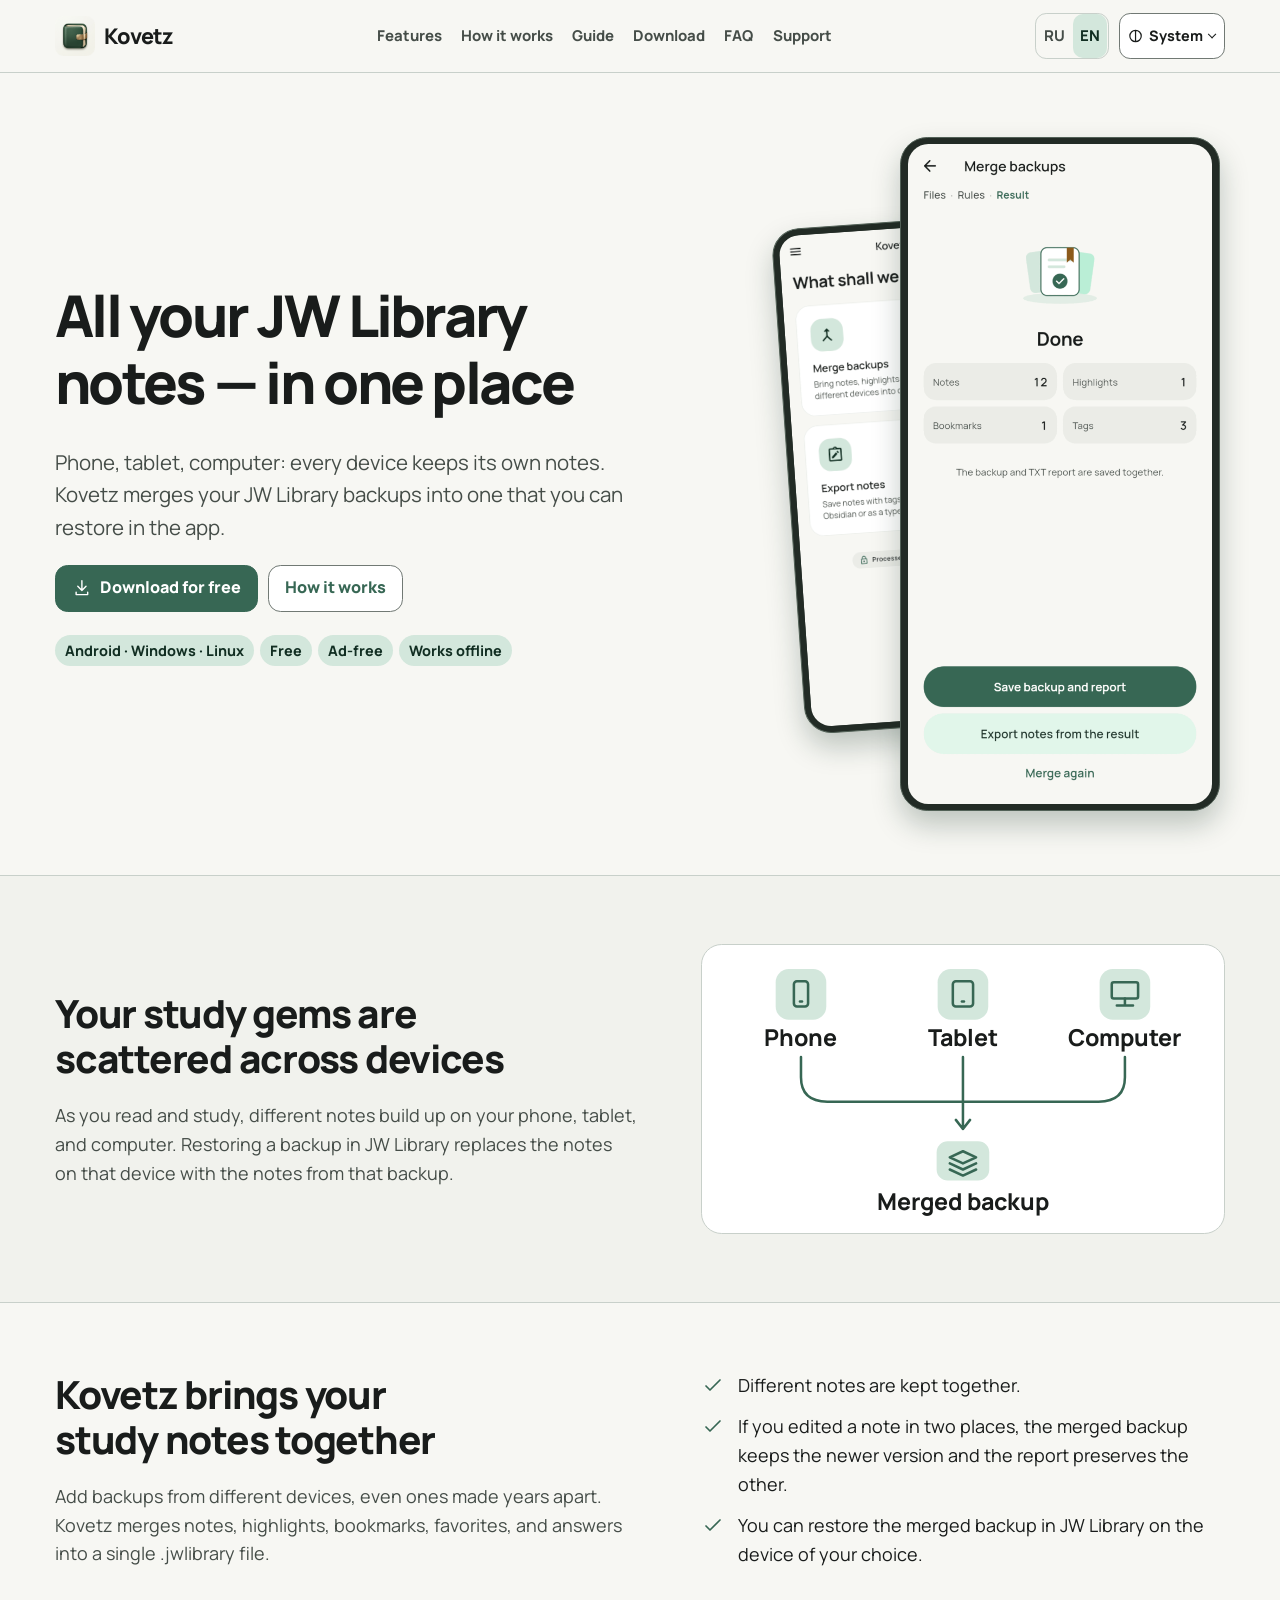
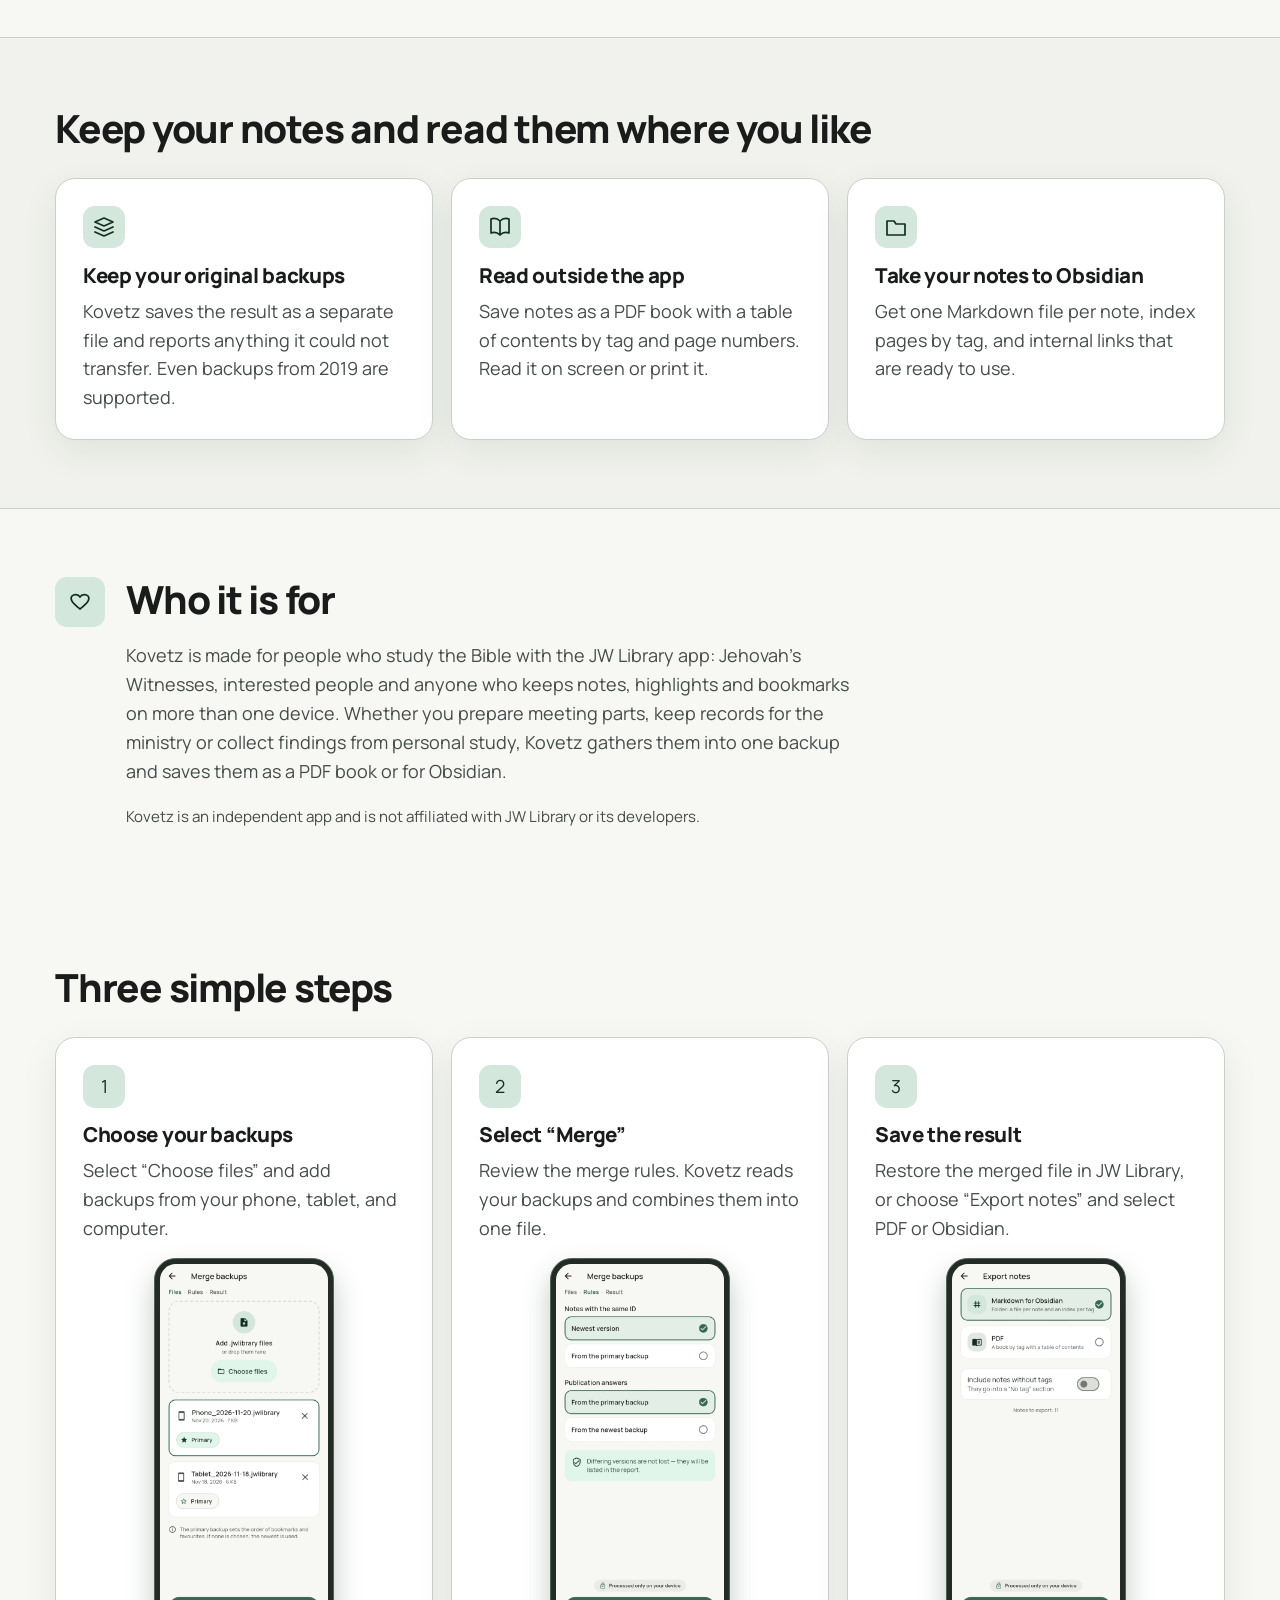
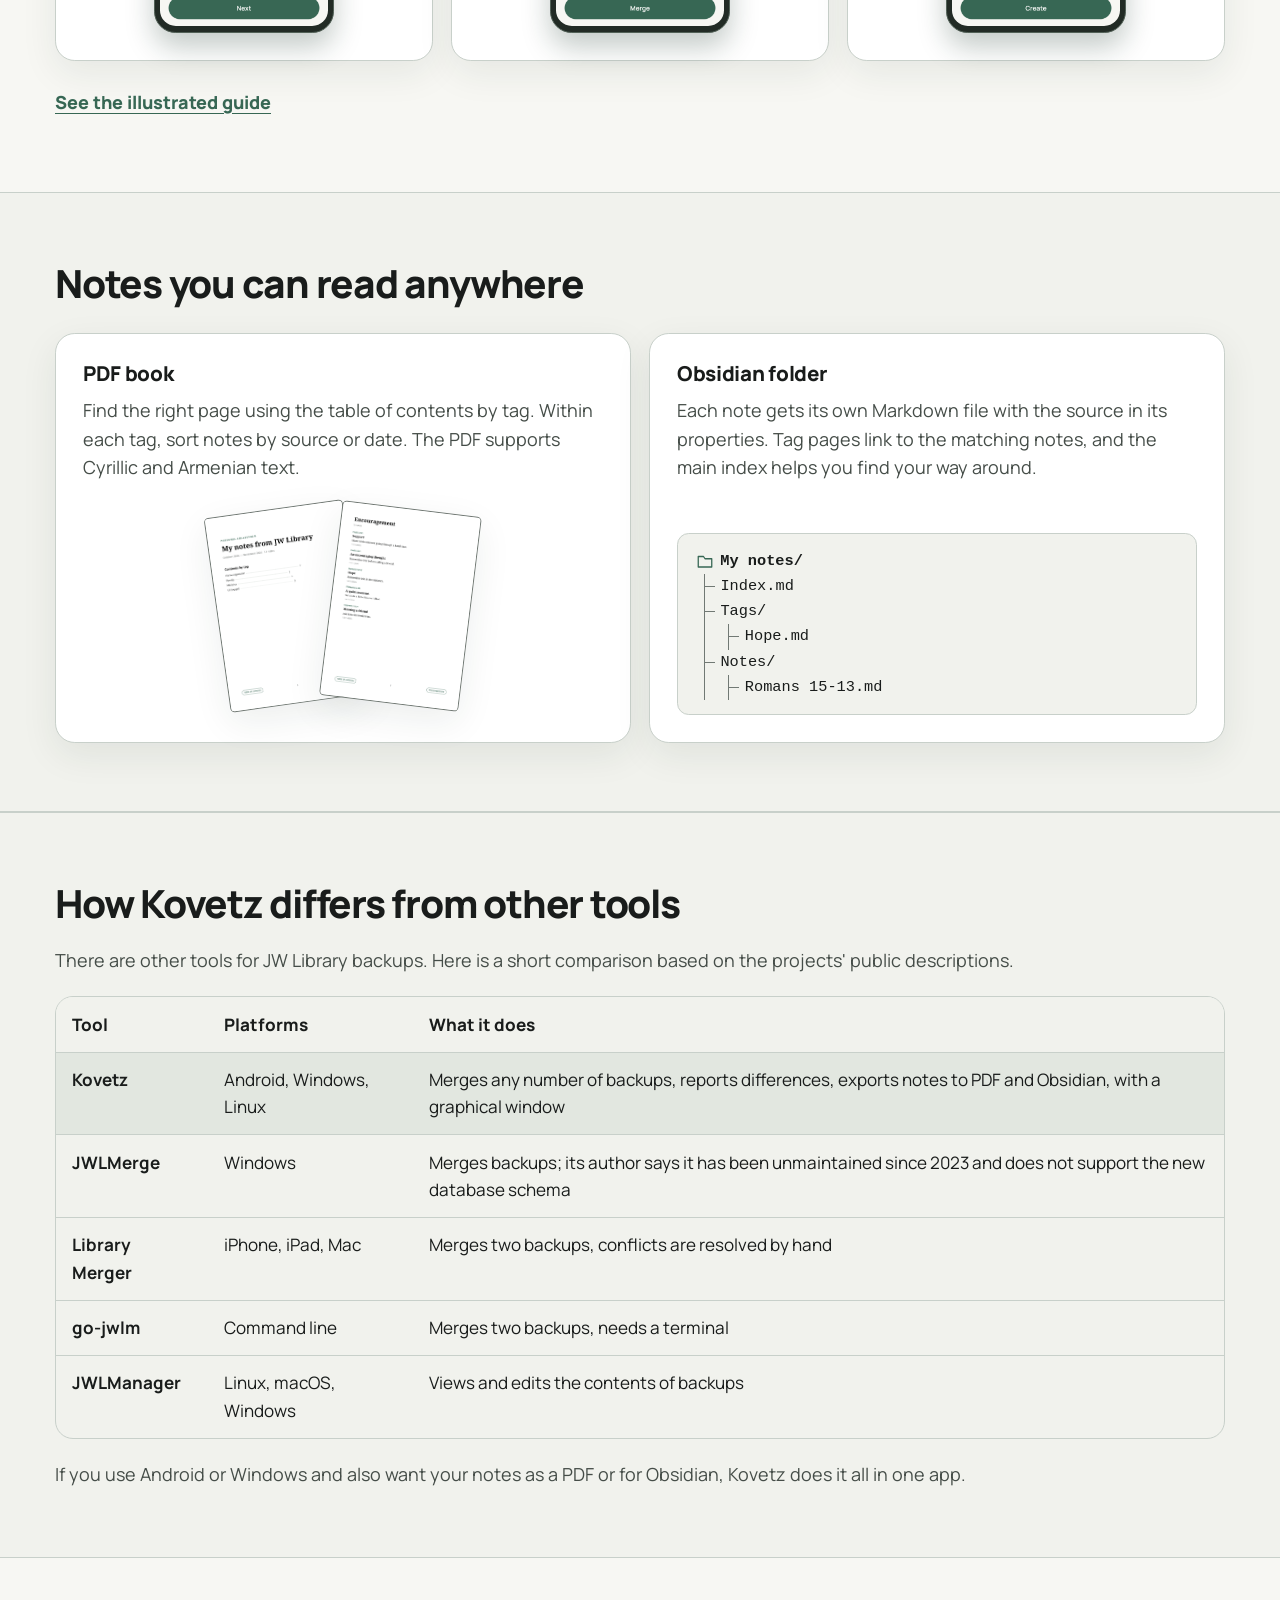
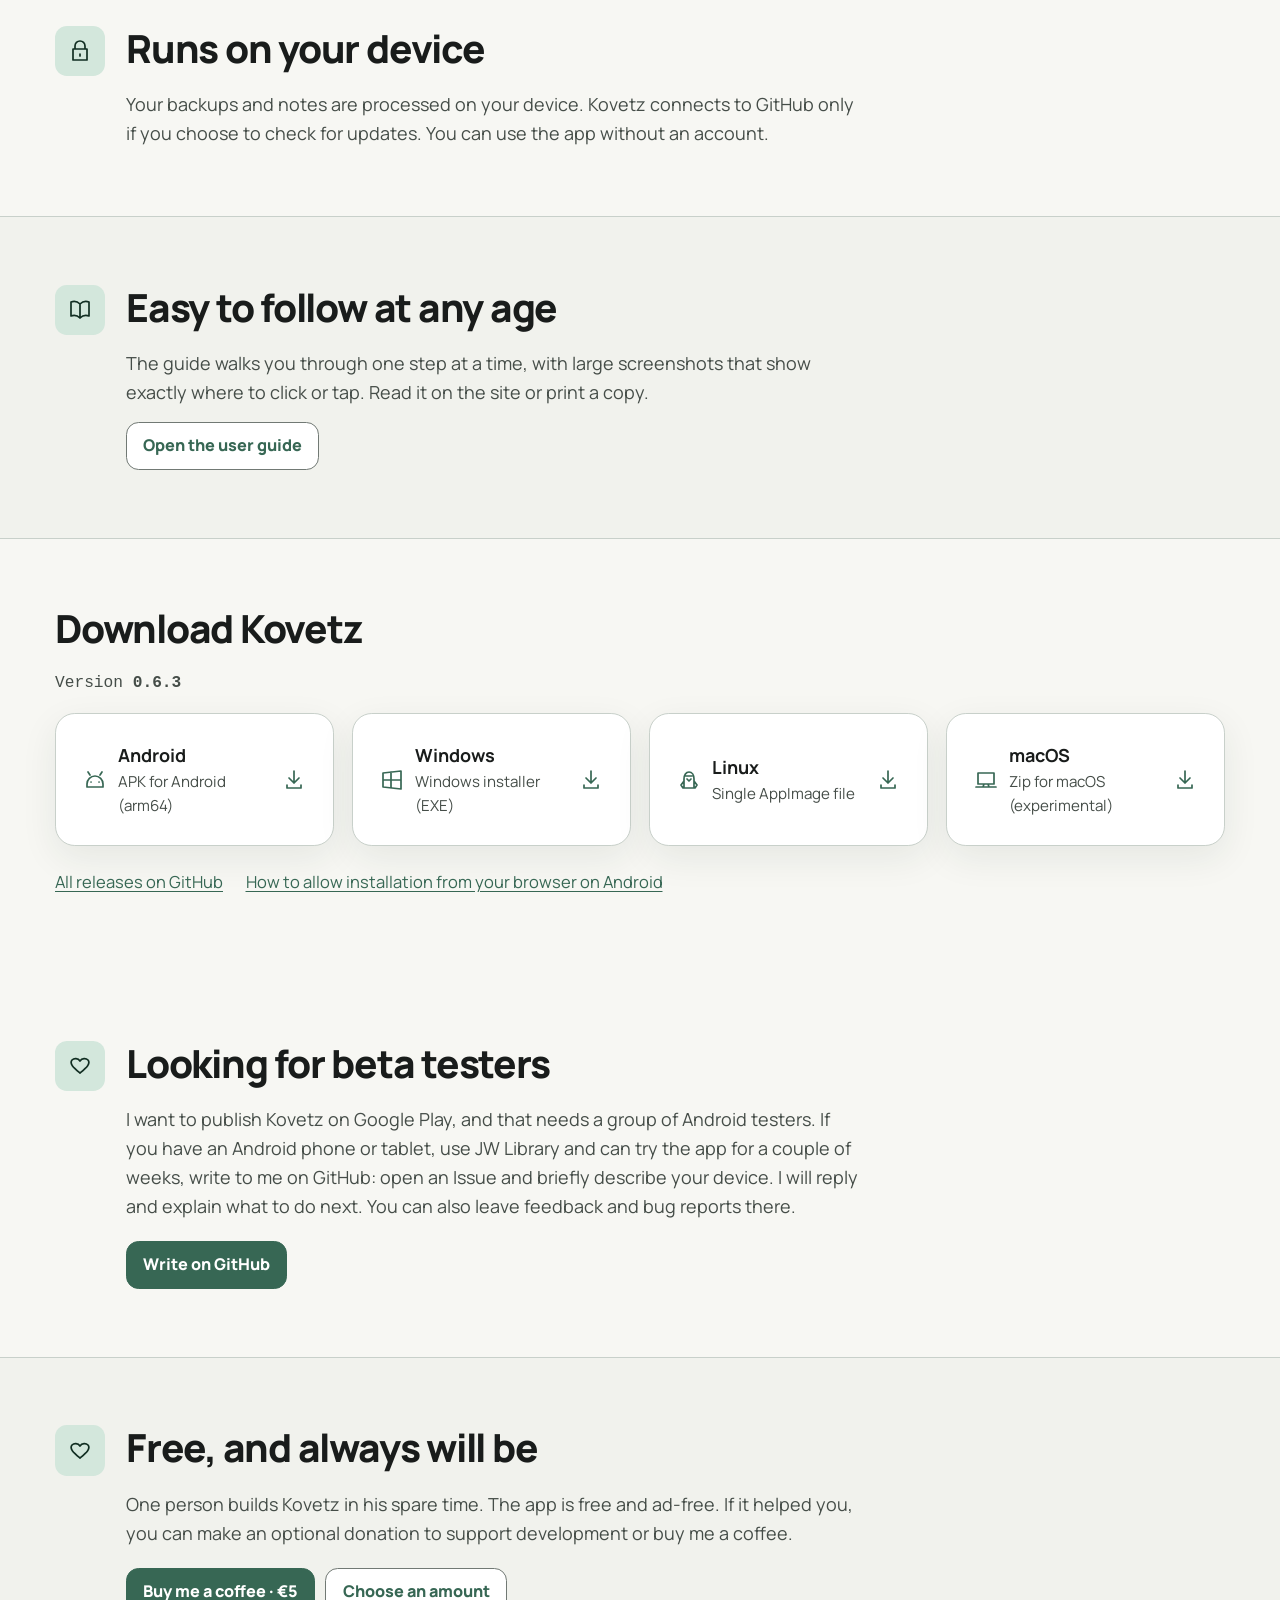
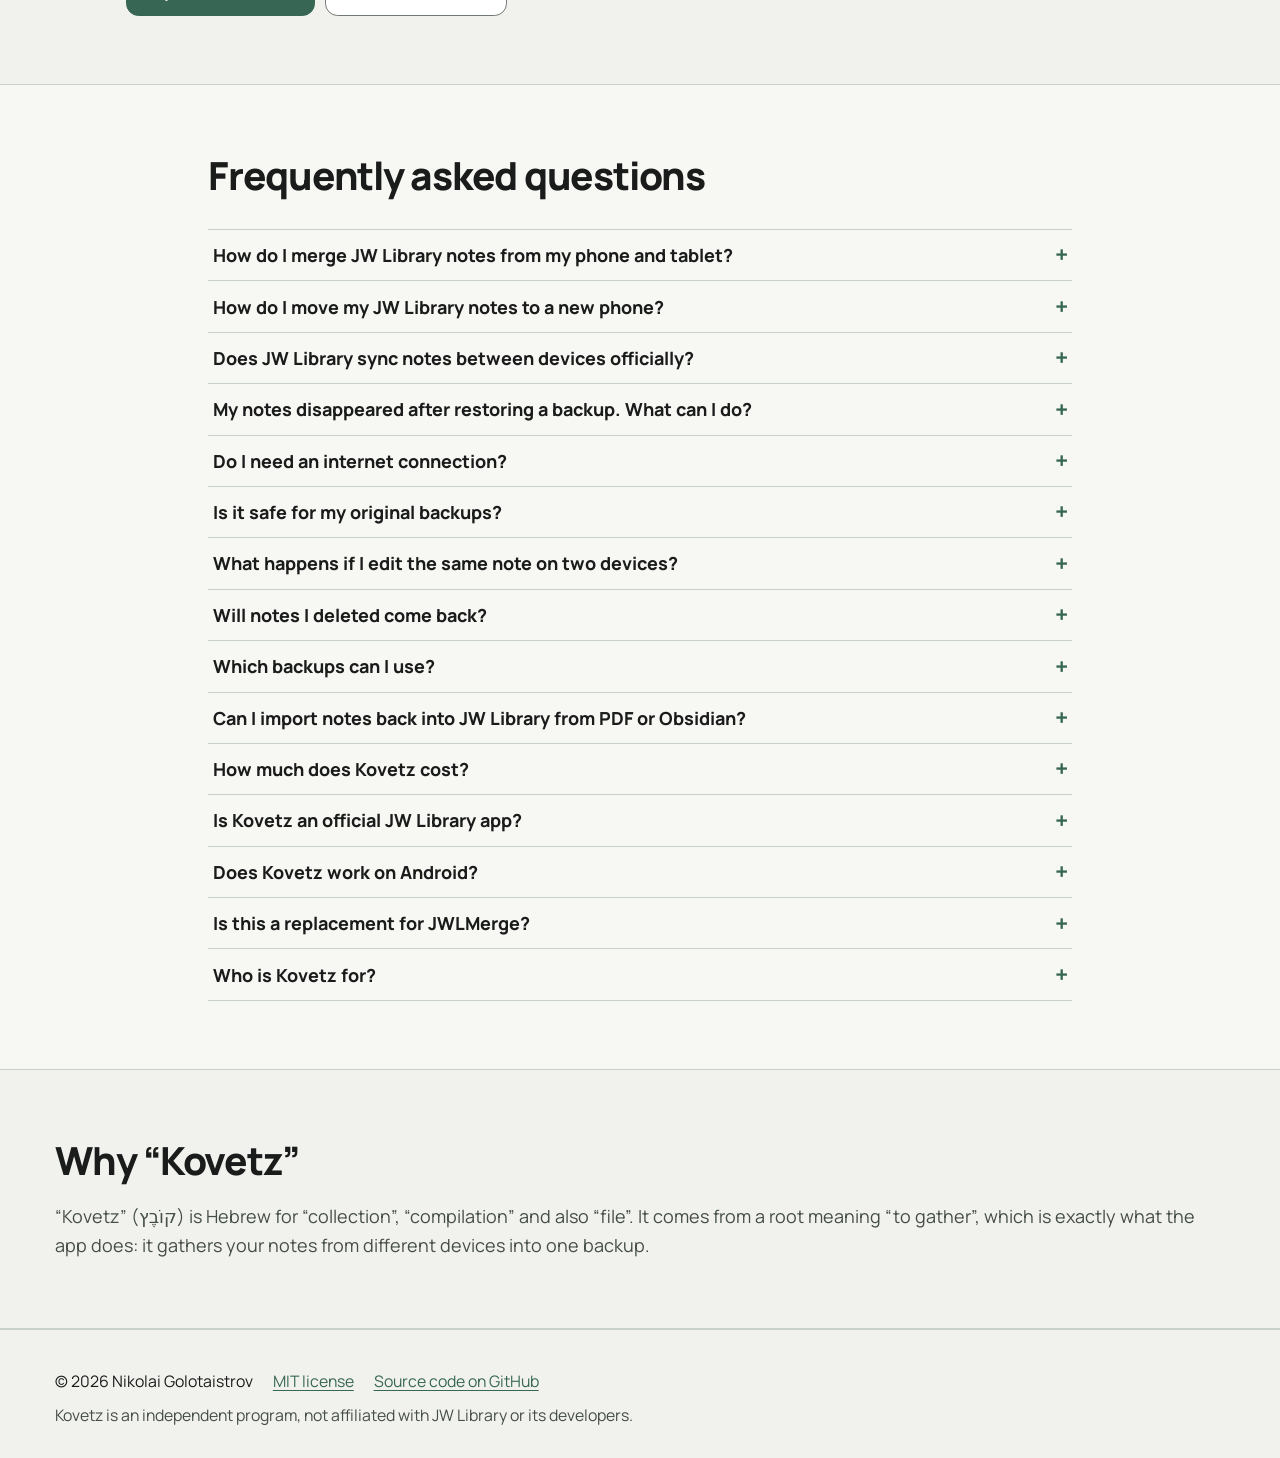
<file: site/index.html>
<!doctype html>
<html lang="ru">
<head>
  <meta charset="utf-8">
  <meta name="viewport" content="width=device-width, initial-scale=1">
  <meta name="robots" content="index, follow, max-image-preview:large, max-snippet:-1">
  <title>Kovetz — Русский · English</title>
  <meta name="description" content="Выберите язык сайта Kovetz. Choose a language for the Kovetz website.">
  <link rel="canonical" href="https://pioner14.github.io/kovetz-site/ru/">
    <link rel="alternate" hreflang="ru" href="https://pioner14.github.io/kovetz-site/ru/">
    <link rel="alternate" hreflang="en" href="https://pioner14.github.io/kovetz-site/en/">
    <link rel="alternate" hreflang="x-default" href="https://pioner14.github.io/kovetz-site/">
  <meta property="og:type" content="website">
  <meta property="og:site_name" content="Kovetz">
  <meta property="og:locale" content="ru_RU">
  <meta property="og:title" content="Kovetz — Русский · English">
  <meta property="og:description" content="Выберите язык сайта Kovetz. Choose a language for the Kovetz website.">
  <meta property="og:url" content="https://pioner14.github.io/kovetz-site/ru/">
  <meta property="og:image" content="https://pioner14.github.io/kovetz-site/og.png">
  <meta property="og:image:width" content="1200">
  <meta property="og:image:height" content="630">
  <meta property="og:image:alt" content="Kovetz">
  <meta name="twitter:card" content="summary_large_image">
  <meta name="twitter:title" content="Kovetz — Русский · English">
  <meta name="twitter:description" content="Выберите язык сайта Kovetz. Choose a language for the Kovetz website.">
  <meta name="twitter:image" content="https://pioner14.github.io/kovetz-site/og.png">
  <link rel="icon" href="favicon.ico" sizes="48x48 32x32 16x16">
  <link rel="icon" href="favicon-48.png" type="image/png" sizes="48x48">
  <link rel="icon" href="favicon-192.png" type="image/png" sizes="192x192">
  <link rel="apple-touch-icon" href="apple-touch-icon.png">
  <link rel="manifest" href="site.webmanifest">
  <link rel="stylesheet" href="style.css">
  <script src="site.js" defer></script>
  <noscript><meta http-equiv="refresh" content="0; url=ru/"></noscript>

</head>
<body data-language-redirect>
<main class="container standalone" id="main">
  <h1>Kovetz</h1>
  <p>Выберите язык. <span lang="en">Choose a language.</span></p>
  <div class="actions">
    <a class="button primary" href="ru/index.html" hreflang="ru">Русский</a>
    <a class="button" href="en/index.html" hreflang="en" lang="en">English</a>
  </div>
</main>
</body>
</html>
</file>
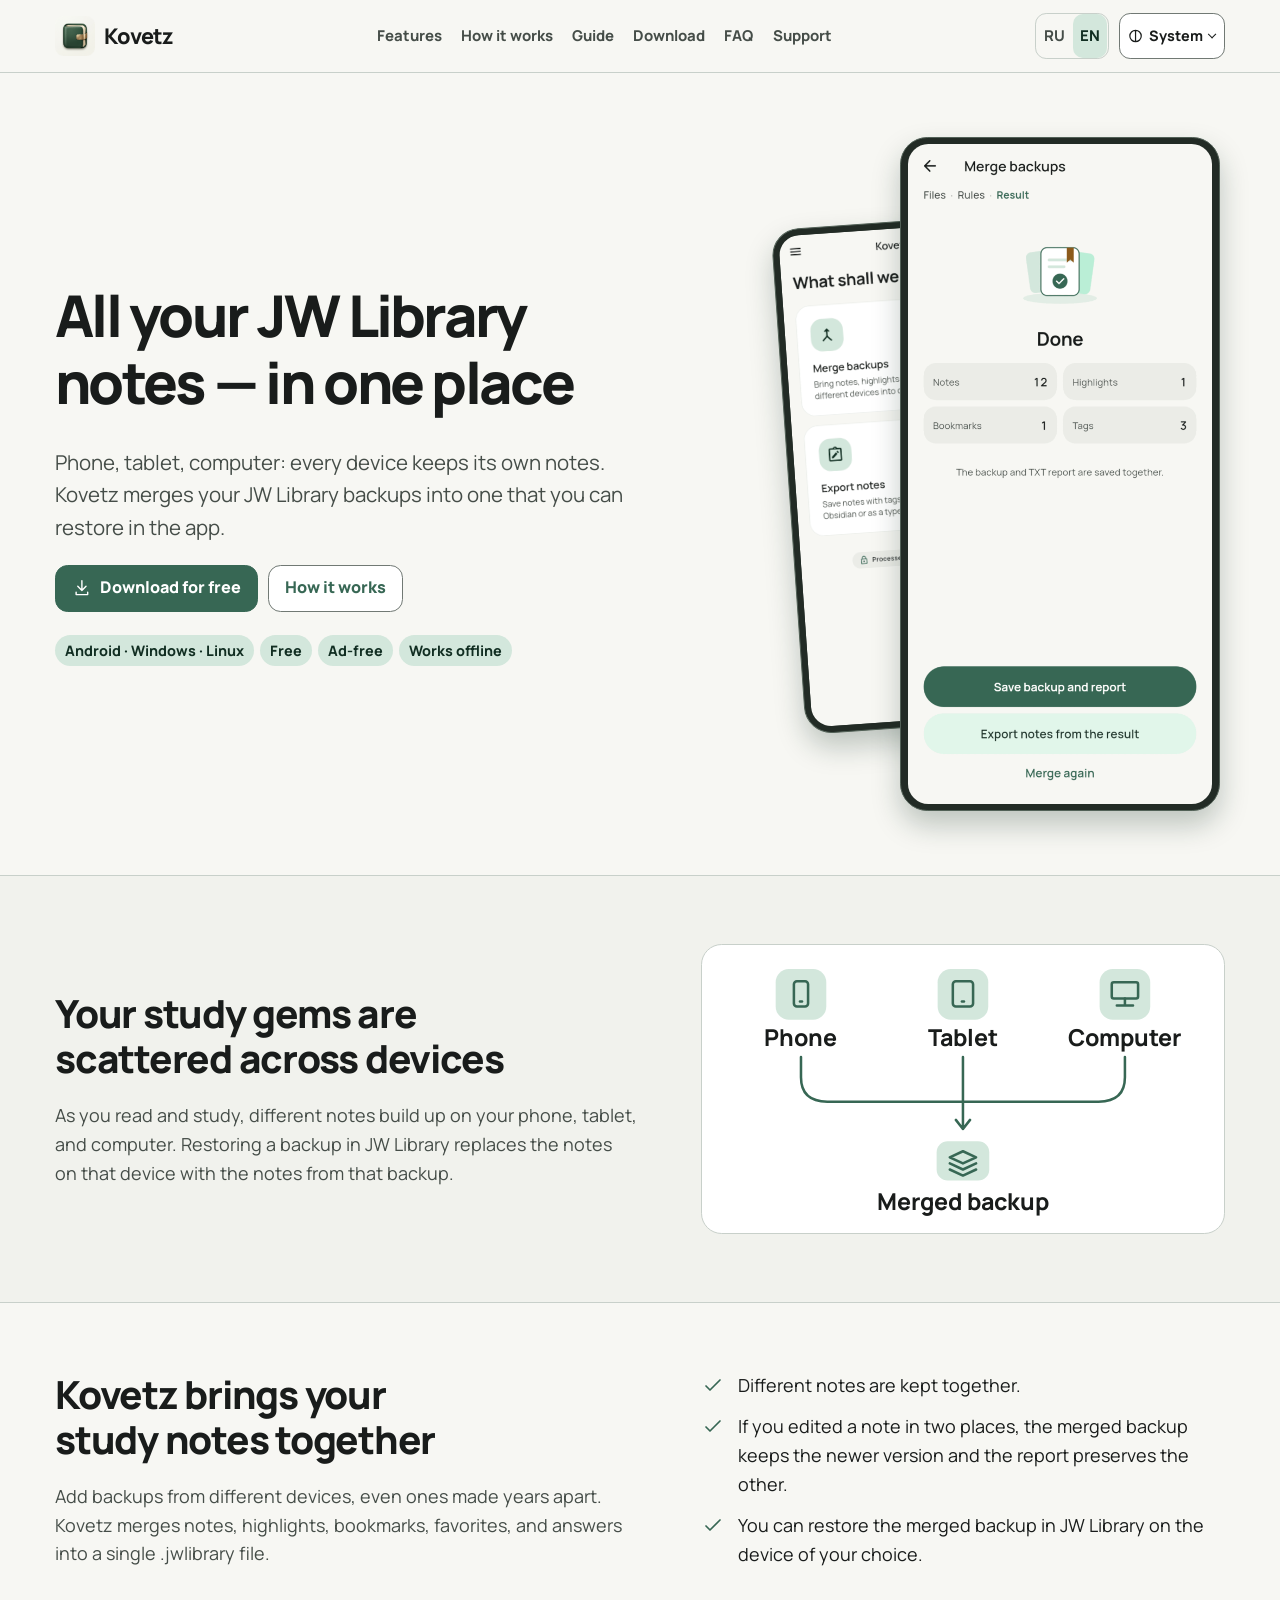
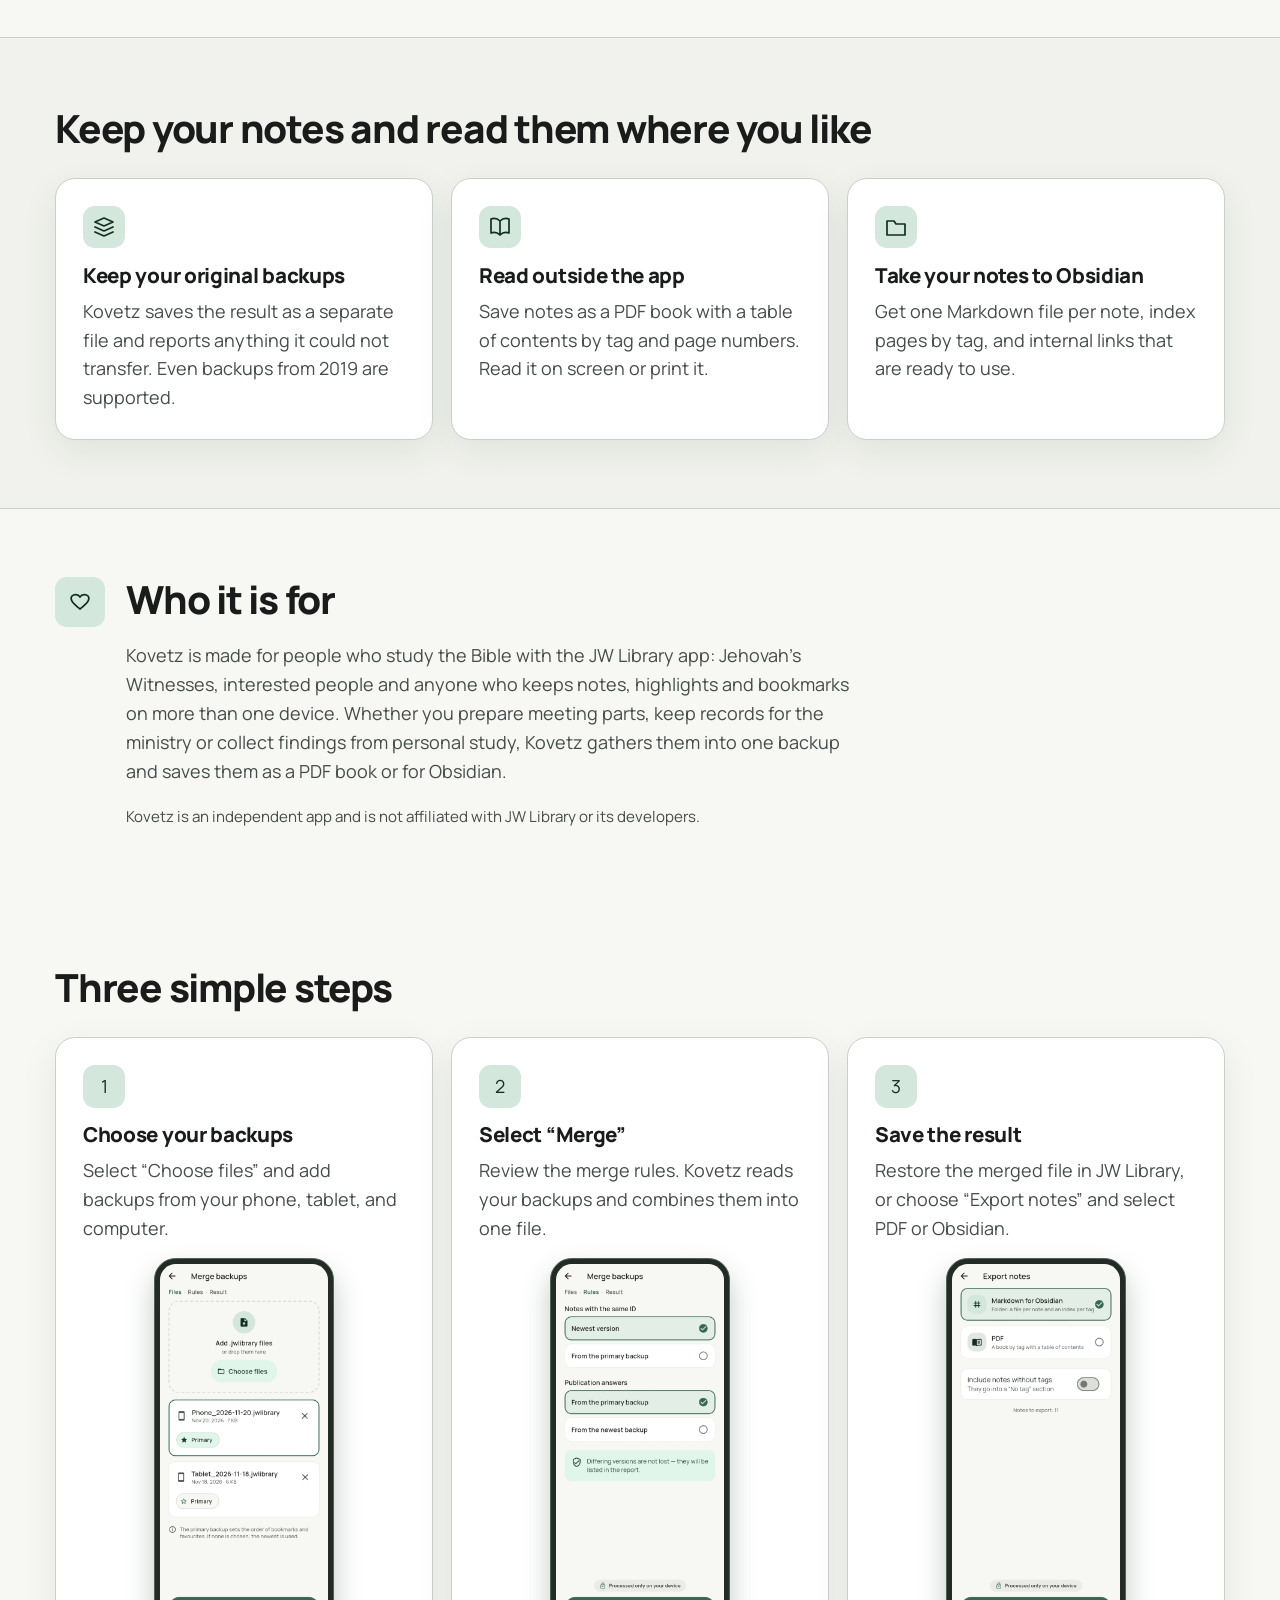
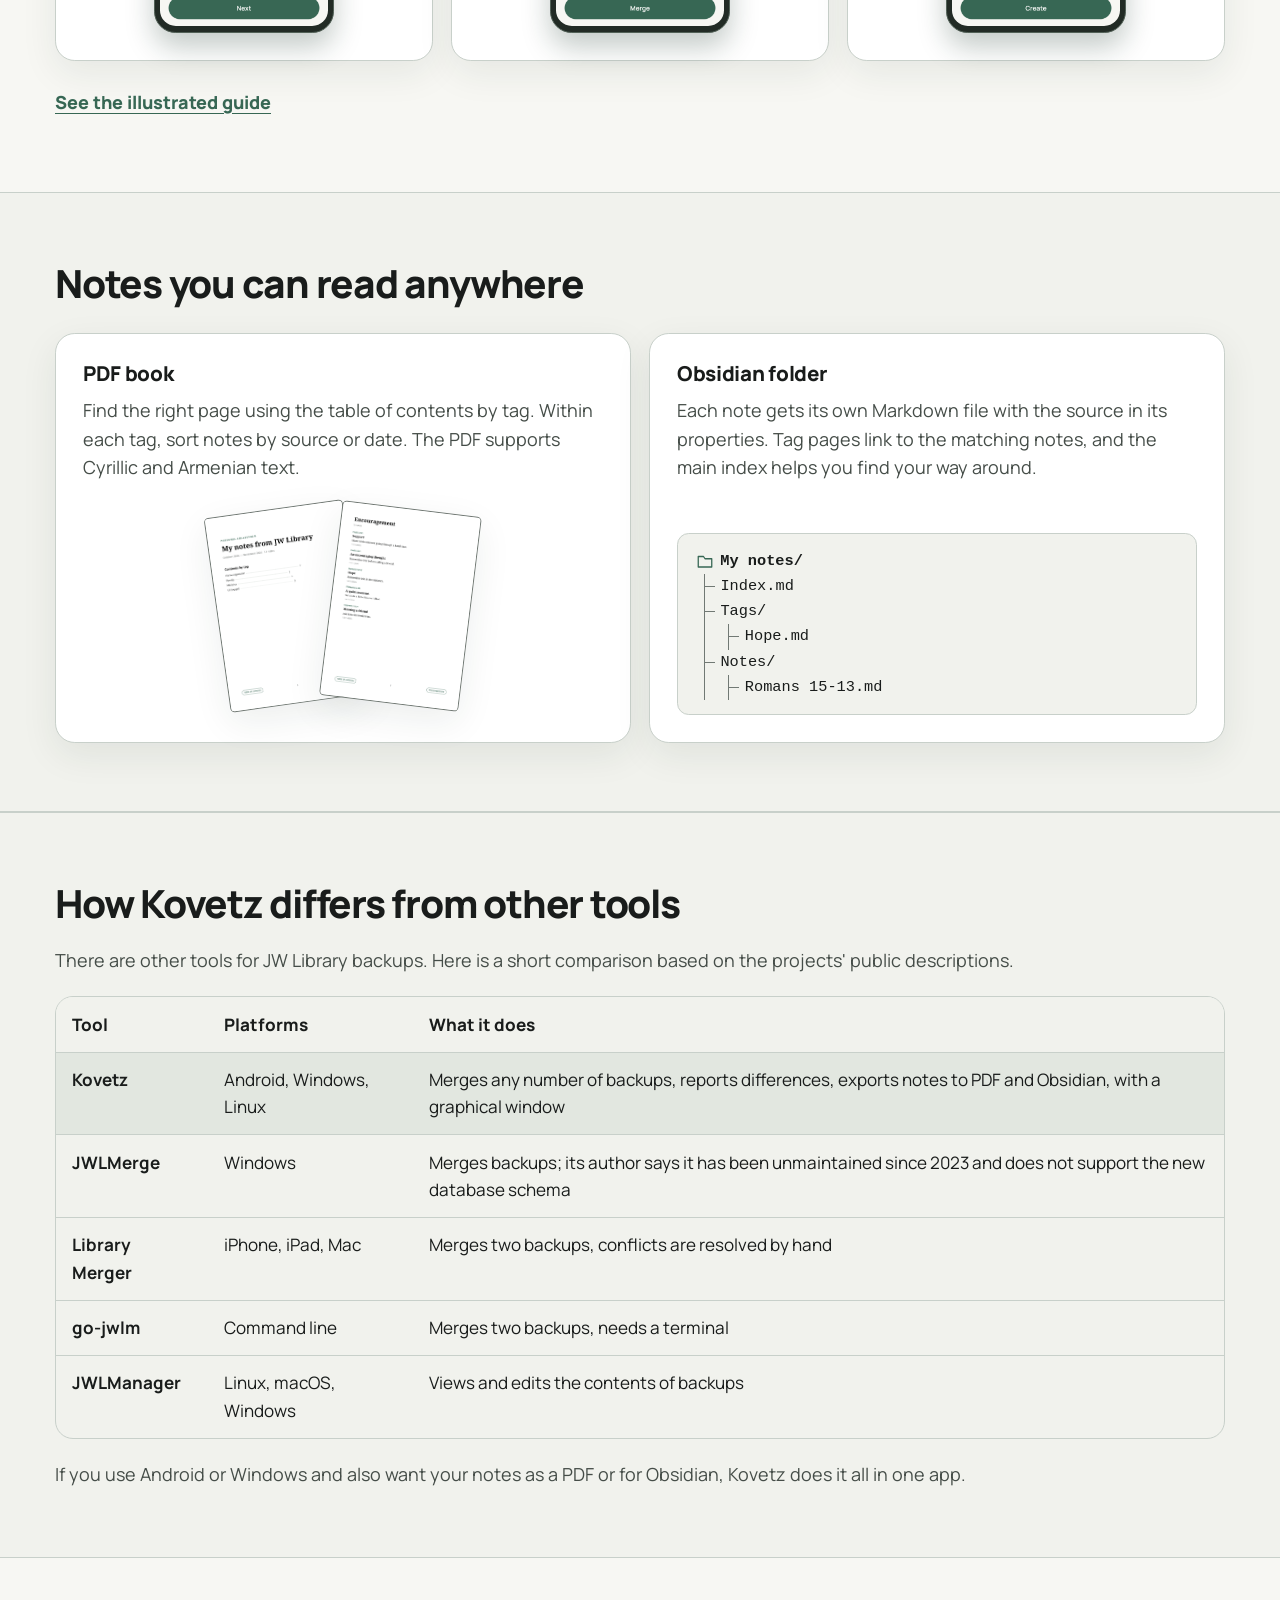
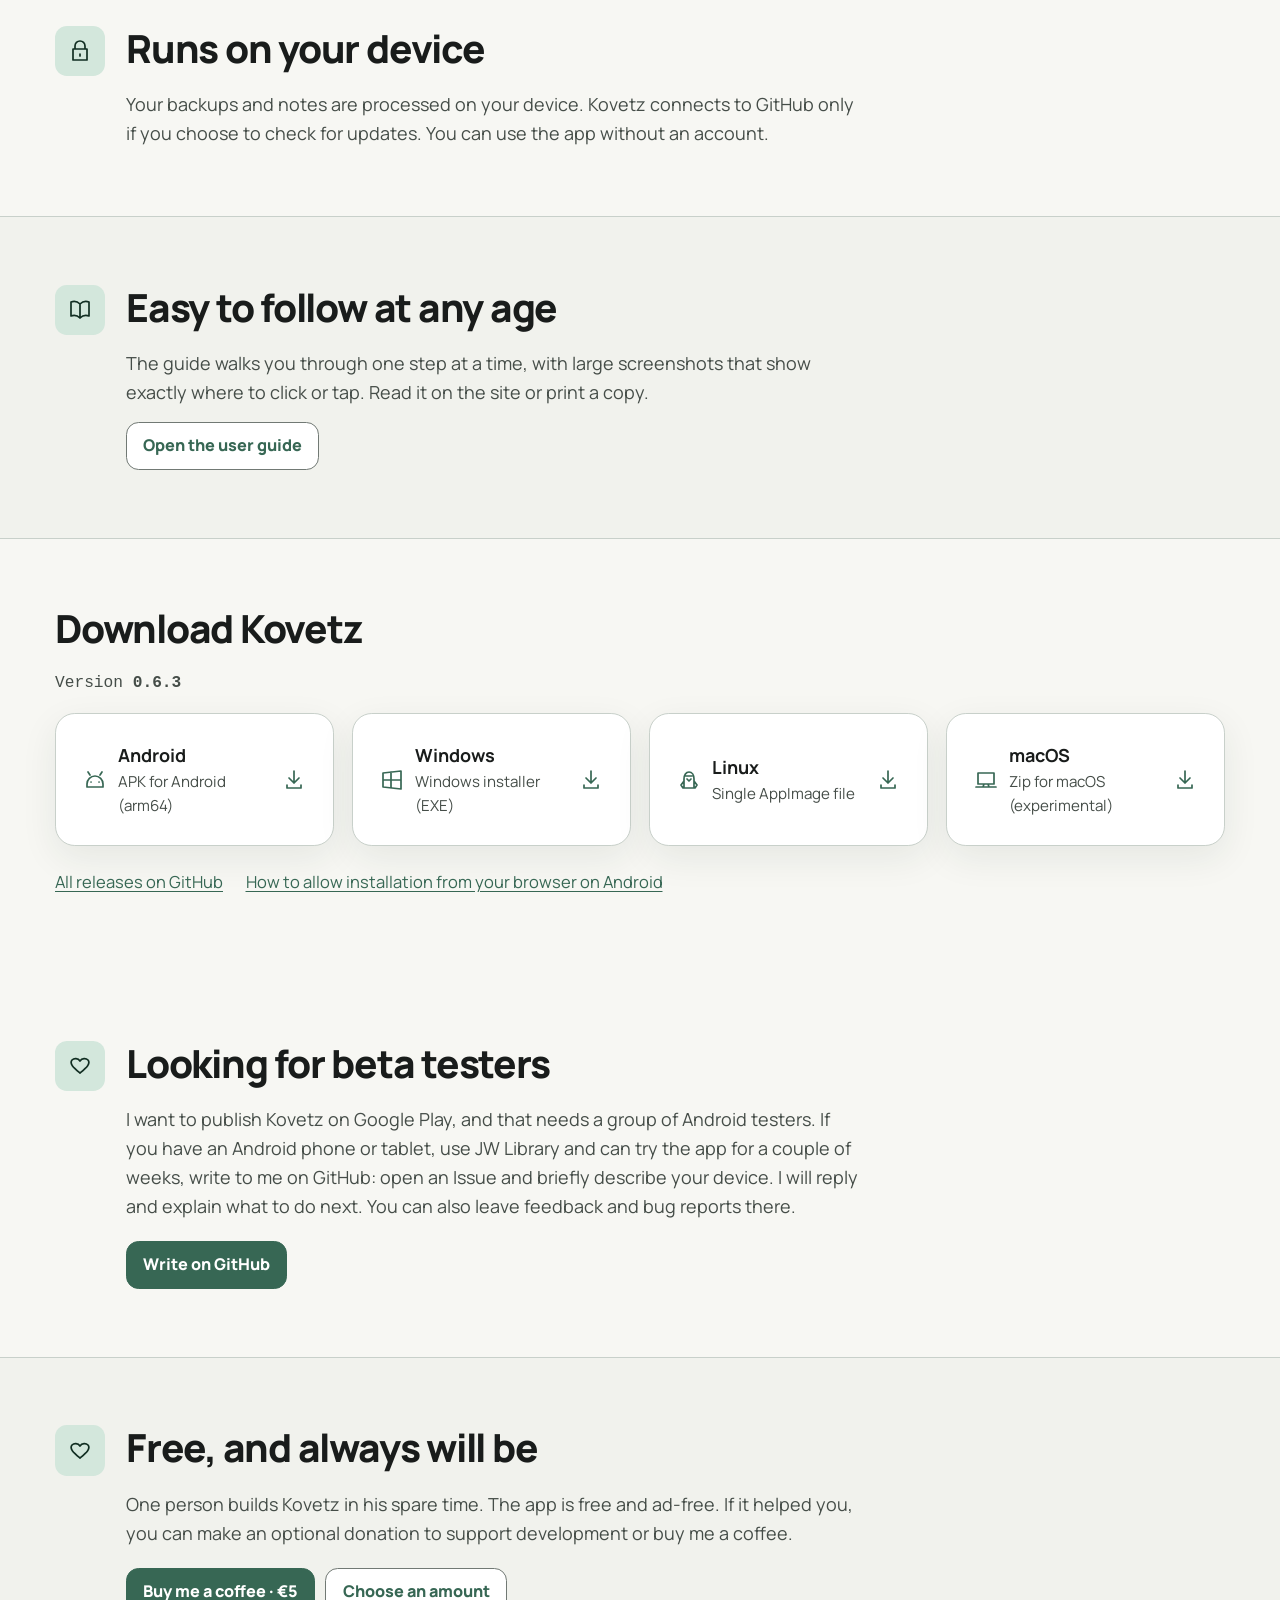
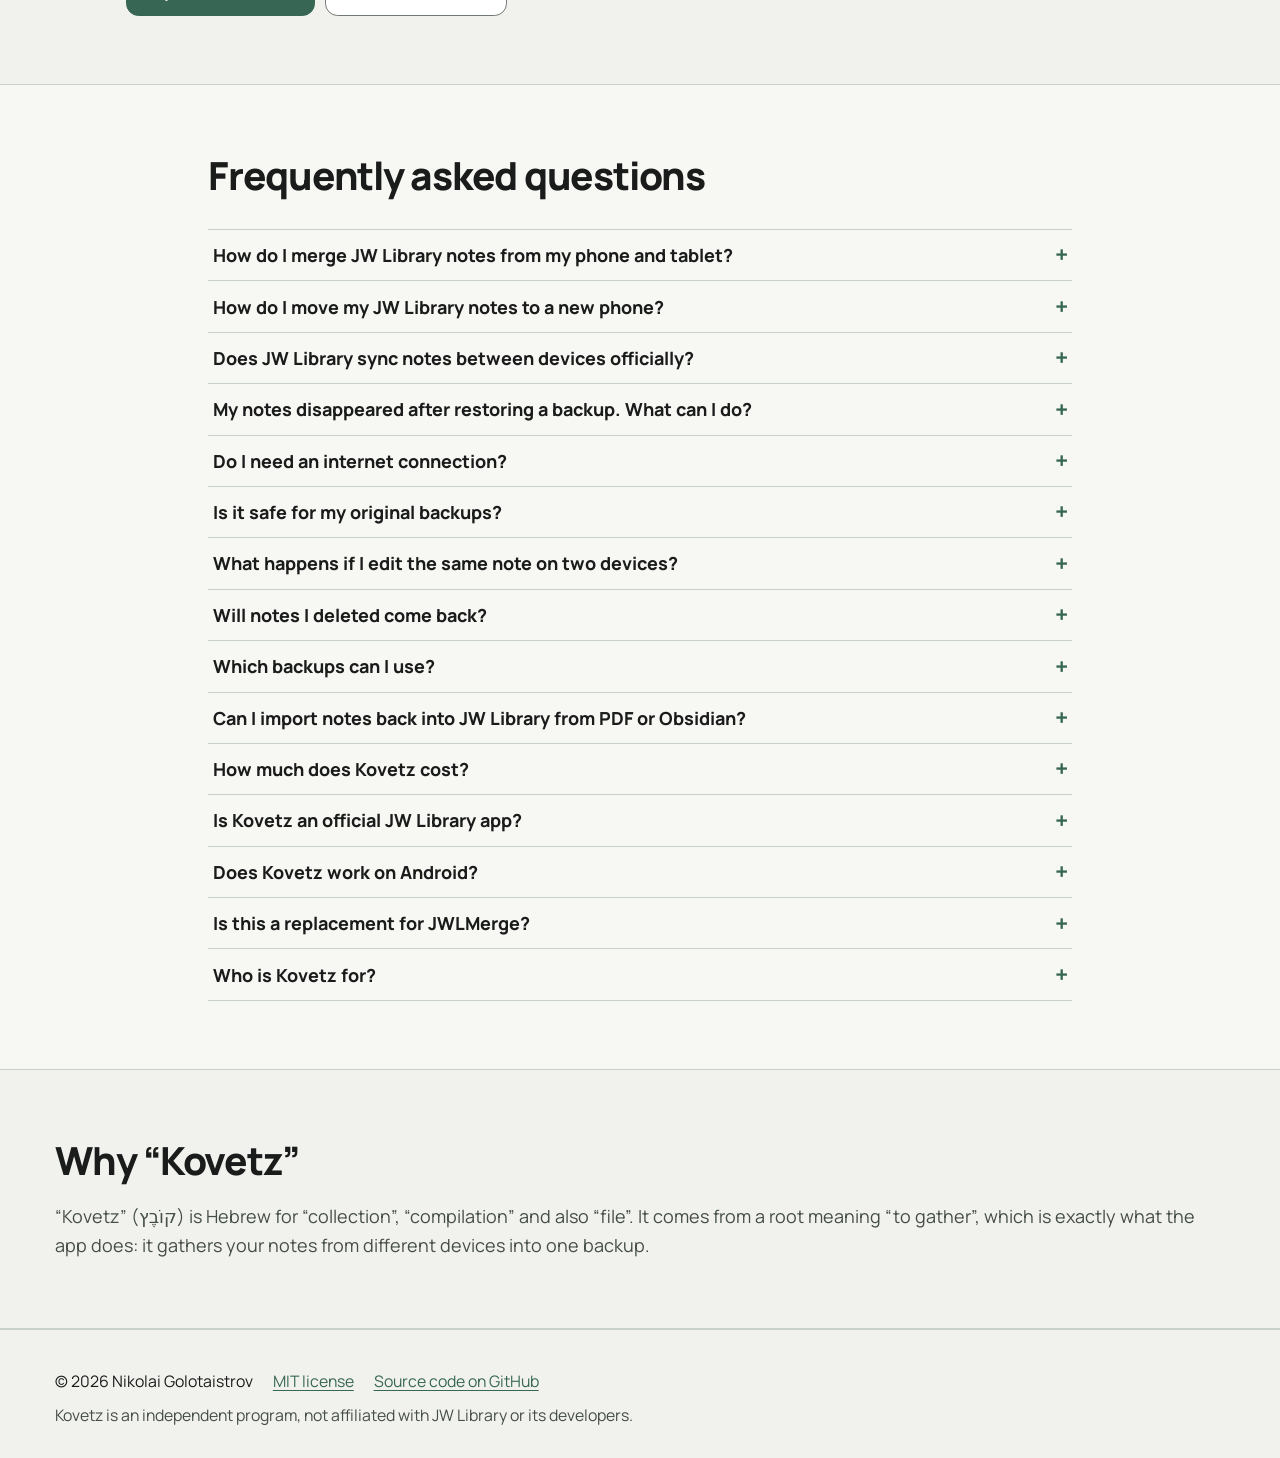
<file: site/en/index.html>
<!doctype html>
<html lang="en">
<head>
  <meta charset="utf-8">
  <meta name="viewport" content="width=device-width, initial-scale=1">
  <meta name="robots" content="index, follow, max-image-preview:large, max-snippet:-1">
  <title>Kovetz — merge JW Library backups and export your notes</title>
  <meta name="description" content="Free app for JW Library users (Jehovah's Witnesses): merge backups from all your devices and export notes to PDF or Obsidian. Android, Windows, Linux.">
  <link rel="canonical" href="https://pioner14.github.io/kovetz-site/en/">
    <link rel="alternate" hreflang="ru" href="https://pioner14.github.io/kovetz-site/ru/">
    <link rel="alternate" hreflang="en" href="https://pioner14.github.io/kovetz-site/en/">
    <link rel="alternate" hreflang="x-default" href="https://pioner14.github.io/kovetz-site/">
  <meta property="og:type" content="website">
  <meta property="og:site_name" content="Kovetz">
  <meta property="og:locale" content="en_US">
  <meta property="og:title" content="Kovetz — merge JW Library backups and export your notes">
  <meta property="og:description" content="Free app for JW Library users (Jehovah's Witnesses): merge backups from all your devices and export notes to PDF or Obsidian. Android, Windows, Linux.">
  <meta property="og:url" content="https://pioner14.github.io/kovetz-site/en/">
  <meta property="og:image" content="https://pioner14.github.io/kovetz-site/og.png">
  <meta property="og:image:width" content="1200">
  <meta property="og:image:height" content="630">
  <meta property="og:image:alt" content="Kovetz">
  <meta name="twitter:card" content="summary_large_image">
  <meta name="twitter:title" content="Kovetz — merge JW Library backups and export your notes">
  <meta name="twitter:description" content="Free app for JW Library users (Jehovah's Witnesses): merge backups from all your devices and export notes to PDF or Obsidian. Android, Windows, Linux.">
  <meta name="twitter:image" content="https://pioner14.github.io/kovetz-site/og.png">
  <link rel="icon" href="../favicon.ico" sizes="48x48 32x32 16x16">
  <link rel="icon" href="../favicon-48.png" type="image/png" sizes="48x48">
  <link rel="icon" href="../favicon-192.png" type="image/png" sizes="192x192">
  <link rel="apple-touch-icon" href="../apple-touch-icon.png">
  <link rel="manifest" href="../site.webmanifest">
  <link rel="stylesheet" href="../style.css">
  <script src="../site.js" defer></script>

  <script type="application/ld+json">{"@context":"https://schema.org","@type":"SoftwareApplication","name":"Kovetz","alternateName":"Kovetz for JW Library","description":"Free app for JW Library users (Jehovah's Witnesses): merge backups from all your devices and export notes to PDF or Obsidian. Android, Windows, Linux.","operatingSystem":"Android 7.0+, Windows 10+, macOS 12+ (experimental), Linux","applicationCategory":"UtilitiesApplication","applicationSubCategory":"JW Library backup merger and notes exporter","softwareVersion":"0.6.3","dateModified":"2026-11-21","inLanguage":["ru","en"],"isAccessibleForFree":true,"license":"https://opensource.org/licenses/MIT","url":"https://pioner14.github.io/kovetz-site/en/","image":"https://pioner14.github.io/kovetz-site/icon-512.png","screenshot":["https://pioner14.github.io/kovetz-site/og.png"],"keywords":"JW Library, JW Library backup, merge JW Library backups, JW Library notes, move JW Library notes to a new phone, JW Library notes to PDF, Obsidian, Jehovah's Witnesses, .jwlibrary, Android, Windows, Linux","downloadUrl":["https://github.com/pioner14/kovetz/releases/download/v0.6.3/kovetz-0.6.3-android-arm64.apk","https://github.com/pioner14/kovetz/releases/download/v0.6.3/kovetz-0.6.3-windows-x64-setup.exe","https://github.com/pioner14/kovetz/releases/download/v0.6.3/kovetz-0.6.3-linux-x86_64.AppImage","https://github.com/pioner14/kovetz/releases/download/v0.6.3/kovetz-0.6.3-macos-universal.zip"],"sameAs":["https://github.com/pioner14/kovetz"],"audience":{"@type":"PeopleAudience","audienceType":"Who it is for"},"offers":{"@type":"Offer","price":0,"priceCurrency":"EUR"},"author":{"@type":"Person","name":"Nikolai Golotaistrov"}}</script>
  <script type="application/ld+json">{"@context":"https://schema.org","@type":"FAQPage","mainEntity":[{"@type":"Question","name":"How do I merge JW Library notes from my phone and tablet?","acceptedAnswer":{"@type":"Answer","text":"Make a backup in JW Library on each device, copy the .jwlibrary files to one device, add them to Kovetz and press “Merge”. Then restore the result in JW Library."}},{"@type":"Question","name":"How do I move my JW Library notes to a new phone?","acceptedAnswer":{"@type":"Answer","text":"Make a backup on the old phone and, if needed, merge it with the backups from your other devices in Kovetz. Then restore the resulting file on the new phone."}},{"@type":"Question","name":"Does JW Library sync notes between devices officially?","acceptedAnswer":{"@type":"Answer","text":"According to the help pages on jw.org, notes, tags, highlights and bookmarks are not synchronized between devices automatically. A backup can be restored on another device, but it replaces that device's data. Kovetz helps you merge backups."}},{"@type":"Question","name":"My notes disappeared after restoring a backup. What can I do?","acceptedAnswer":{"@type":"Answer","text":"Restoring in JW Library replaces the data on your device. If older backups still contain your notes, merge them with Kovetz and restore the combined file."}},{"@type":"Question","name":"Do I need an internet connection?","acceptedAnswer":{"@type":"Answer","text":"You only need it to download Kovetz and to check for updates if you choose. Merging and exporting work offline."}},{"@type":"Question","name":"Is it safe for my original backups?","acceptedAnswer":{"@type":"Answer","text":"Kovetz writes the result to a separate file and leaves your original backups untouched. Always make a fresh backup of your device before restoring."}},{"@type":"Question","name":"What happens if I edit the same note on two devices?","acceptedAnswer":{"@type":"Answer","text":"The merged backup keeps the newer version and saves the other version in the report."}},{"@type":"Question","name":"Will notes I deleted come back?","acceptedAnswer":{"@type":"Answer","text":"Yes, if a deleted note still exists in one of the backups you added to the merge."}},{"@type":"Question","name":"Which backups can I use?","acceptedAnswer":{"@type":"Answer","text":"Kovetz accepts .jwlibrary files from different devices, including backups made in different years."}},{"@type":"Question","name":"Can I import notes back into JW Library from PDF or Obsidian?","acceptedAnswer":{"@type":"Answer","text":"Restore the merged .jwlibrary backup to bring notes back into JW Library. PDF and Obsidian exports are for reading and searching."}},{"@type":"Question","name":"How much does Kovetz cost?","acceptedAnswer":{"@type":"Answer","text":"Kovetz is free. Its source code is available under the MIT license."}},{"@type":"Question","name":"Is Kovetz an official JW Library app?","acceptedAnswer":{"@type":"Answer","text":"Kovetz is an independent program, not affiliated with JW Library or its developers."}},{"@type":"Question","name":"Does Kovetz work on Android?","acceptedAnswer":{"@type":"Answer","text":"Yes. There is an APK installer for Android (arm64), which fits almost all modern phones and tablets. Versions for Windows 10 and 11 and for Linux are available too."}},{"@type":"Question","name":"Is this a replacement for JWLMerge?","acceptedAnswer":{"@type":"Answer","text":"You can use it as an alternative. Its author says JWLMerge has been unmaintained since 2023 and does not cover the new JW Library database schema. Kovetz works with backups from older and newer versions and also exports your notes."}},{"@type":"Question","name":"Who is Kovetz for?","acceptedAnswer":{"@type":"Answer","text":"For anyone who uses JW Library: Jehovah's Witnesses and interested people, as well as others who keep notes on more than one device."}}]}</script>
</head>
<body>
<a class="skip-link" href="#main">Skip to content</a>
<header class="site-header">
  <div class="container header-inner">
    <a class="brand" href="index.html"><img src="../favicon.svg" alt="Kovetz" width="40" height="40" loading="eager"><span aria-hidden="true">Kovetz</span></a>
    <nav class="main-nav" aria-label="Main navigation">
      <a href="index.html#features">Features</a>
      <a href="index.html#steps">How it works</a>
      <a href="guide/index.html">Guide</a>
      <a href="index.html#download">Download</a>
      <a href="index.html#faq">FAQ</a>
      <a href="index.html#support">Support</a>
    </nav>
    <div class="header-controls">
      <nav class="language-switch" aria-label="Site language">
        <a href="../ru/index.html" lang="ru" hreflang="ru" aria-label="Русский">RU</a>
        <a href="../en/index.html" lang="en" hreflang="en" aria-label="English" aria-current="page">EN</a>
      </nav>
      <label class="theme-control" title="Color theme" hidden>
        <svg class="icon" viewBox="0 0 24 24" width="24" height="24" aria-hidden="true" fill="none" stroke="currentColor" stroke-width="1.7" stroke-linecap="round" stroke-linejoin="round"><path d="M12 4a8 8 0 1 0 0 16V4Z M12 4a8 8 0 0 1 0 16"/></svg>
        <select data-theme-select aria-label="Color theme">
          <option value="auto">System</option>
          <option value="light">Light</option>
          <option value="dark">Dark</option>
        </select>
      </label>
      <button class="theme-toggle" type="button" data-theme-toggle aria-label="Dark" aria-pressed="false" title="Color theme" hidden>
        <svg class="icon" viewBox="0 0 24 24" width="24" height="24" aria-hidden="true" fill="none" stroke="currentColor" stroke-width="1.7" stroke-linecap="round" stroke-linejoin="round"><path d="M12 4a8 8 0 1 0 0 16V4Z M12 4a8 8 0 0 1 0 16"/></svg>
      </button>
    </div>
  </div>
</header>
<main id="main" tabindex="-1">
  <section id="hero" class="section hero">
    <div class="container split hero-inner">
      <div class="hero-copy">
        <h1>All your JW Library notes — in one place</h1>
        <p class="lede">Phone, tablet, computer: every device keeps its own notes. Kovetz merges your JW Library backups into one that you can restore in the app.</p>
        <div class="actions">
          <a class="button primary" href="#download"><svg class="icon" viewBox="0 0 24 24" width="24" height="24" aria-hidden="true" fill="none" stroke="currentColor" stroke-width="1.7" stroke-linecap="round" stroke-linejoin="round"><path d="M12 3v12m-5-5 5 5 5-5M5 17v3h14v-3"/></svg>Download for free</a>
          <a class="button" href="#steps">How it works</a>
        </div>
        <ul class="chips" role="list">
          <li>Android · Windows · Linux</li>
          <li>Free</li>
          <li>Ad-free</li>
          <li>Works offline</li>
        </ul>
      </div>
      <div class="hero-phones"><div class="phone phone-rear"><img src="../screens/en/home.png" alt="Kovetz home screen" width="560" height="1212" loading="lazy"></div><div class="phone"><img src="../screens/en/merge_done.png" alt="Kovetz screen showing a completed merge of JW Library backups" width="560" height="1212" loading="eager" fetchpriority="high"></div></div>
    </div>
  </section>
  <section id="problem" class="section band">
    <div class="container split">
      <div><h2>Your study gems are scattered across devices</h2><p>As you read and study, different notes build up on your phone, tablet, and computer. Restoring a backup in JW Library replaces the notes on that device with the notes from that backup.</p></div>
      <figure class="diagram">
  <svg viewBox="0 0 480 249" role="img" aria-label="Kovetz brings backups from a phone, tablet, and computer into one file">
    <g class="diagram-lines">
      <path d="M80 91V111Q80 135 106 135H240 M240 91V162 M400 91V111Q400 135 374 135H240 M233 153L240 162L247 153"/>
    </g>
    <g class="diagram-tiles">
      <rect x="55" y="4" width="50" height="50" rx="13"/>
      <rect x="215" y="4" width="50" height="50" rx="13"/>
      <rect x="375" y="4" width="50" height="50" rx="13"/>
      <rect x="214" y="174" width="52" height="39" rx="11"/>
    </g>
    <g class="diagram-symbols">
      <rect x="73" y="16" width="14" height="25" rx="3"/><path d="M79 36h2"/>
      <rect x="230" y="16" width="20" height="25" rx="3"/><path d="M239 36h2"/>
      <rect x="387" y="17" width="26" height="16" rx="2"/><path d="M400 33v7m-8 0h16"/>
      <path d="m227 190 13-6 13 6-13 6-13-6Zm0 6 13 6 13-6m-26 6 13 6 13-6"/>
    </g>
    <g class="diagram-labels">
      <text x="80" y="80">Phone</text><text x="240" y="80">Tablet</text><text x="400" y="80">Computer</text>
      <text x="240" y="242">Merged backup</text>
    </g>
  </svg>
</figure>
    </div>
  </section>
  <section id="solution" class="section">
    <div class="container split">
      <div><h2>Kovetz brings your study notes together</h2><p>Add backups from different devices, even ones made years apart. Kovetz merges notes, highlights, bookmarks, favorites, and answers into a single .jwlibrary file.</p></div>
      <ul class="checklist" role="list">
        <li><svg class="icon" viewBox="0 0 24 24" width="24" height="24" aria-hidden="true" fill="none" stroke="currentColor" stroke-width="1.7" stroke-linecap="round" stroke-linejoin="round"><path d="M5 12l4 4L19 6"/></svg>Different notes are kept together.</li>
        <li><svg class="icon" viewBox="0 0 24 24" width="24" height="24" aria-hidden="true" fill="none" stroke="currentColor" stroke-width="1.7" stroke-linecap="round" stroke-linejoin="round"><path d="M5 12l4 4L19 6"/></svg>If you edited a note in two places, the merged backup keeps the newer version and the report preserves the other.</li>
        <li><svg class="icon" viewBox="0 0 24 24" width="24" height="24" aria-hidden="true" fill="none" stroke="currentColor" stroke-width="1.7" stroke-linecap="round" stroke-linejoin="round"><path d="M5 12l4 4L19 6"/></svg>You can restore the merged backup in JW Library on the device of your choice.</li>
      </ul>
    </div>
  </section>
  <section id="features" class="section band">
    <div class="container">
      <h2>Keep your notes and read them where you like</h2>
      <div class="grid-three">
                <article class="card">
          <span class="icon-tile"><svg class="icon" viewBox="0 0 24 24" width="24" height="24" aria-hidden="true" fill="none" stroke="currentColor" stroke-width="1.7" stroke-linecap="round" stroke-linejoin="round"><path d="m3 7 9-4 9 4-9 4-9-4Zm0 5 9 4 9-4m-18 5 9 4 9-4"/></svg></span>
          <h3>Keep your original backups</h3><p>Kovetz saves the result as a separate file and reports anything it could not transfer. Even backups from 2019 are supported.</p>
        </article>
        <article class="card">
          <span class="icon-tile"><svg class="icon" viewBox="0 0 24 24" width="24" height="24" aria-hidden="true" fill="none" stroke="currentColor" stroke-width="1.7" stroke-linecap="round" stroke-linejoin="round"><path d="M12 6c-3-3-6-3-9-2v14c3-1 6-1 9 2 3-3 6-3 9-2V4c-3-1-6-1-9 2Zm0 0v14"/></svg></span>
          <h3>Read outside the app</h3><p>Save notes as a PDF book with a table of contents by tag and page numbers. Read it on screen or print it.</p>
        </article>
        <article class="card">
          <span class="icon-tile"><svg class="icon" viewBox="0 0 24 24" width="24" height="24" aria-hidden="true" fill="none" stroke="currentColor" stroke-width="1.7" stroke-linecap="round" stroke-linejoin="round"><path d="M3 6h7l2 3h9v11H3V6Z"/></svg></span>
          <h3>Take your notes to Obsidian</h3><p>Get one Markdown file per note, index pages by tag, and internal links that are ready to use.</p>
        </article>
      </div>
    </div>
  </section>
  <section id="audience" class="section">
    <div class="container feature-callout">
      <span class="icon-tile"><svg class="icon" viewBox="0 0 24 24" width="24" height="24" aria-hidden="true" fill="none" stroke="currentColor" stroke-width="1.7" stroke-linecap="round" stroke-linejoin="round"><path d="M20 6c-2-2-6-2-8 1-2-3-6-3-8-1-3 4 2 8 8 13 6-5 11-9 8-13Z"/></svg></span>
      <div><h2>Who it is for</h2><p>Kovetz is made for people who study the Bible with the JW Library app: Jehovah's Witnesses, interested people and anyone who keeps notes, highlights and bookmarks on more than one device. Whether you prepare meeting parts, keep records for the ministry or collect findings from personal study, Kovetz gathers them into one backup and saves them as a PDF book or for Obsidian.</p><p><small>Kovetz is an independent app and is not affiliated with JW Library or its developers.</small></p></div>
    </div>
  </section>
  <section id="steps" class="section">
    <div class="container">
      <h2>Three simple steps</h2>
      <ol class="grid-three workflow" role="list">
                <li class="card workflow-step">
          <div class="workflow-copy">
            <span class="step-number" aria-hidden="true">1</span>
            <h3>Choose your backups</h3><p>Select “Choose files” and add backups from your phone, tablet, and computer.</p>
          </div>
          <div class="phone"><img src="../screens/en/merge_files_two.png" alt="Two JW Library backup files selected for merging" width="560" height="1212" loading="lazy"></div>
        </li>
        <li class="card workflow-step">
          <div class="workflow-copy">
            <span class="step-number" aria-hidden="true">2</span>
            <h3>Select “Merge”</h3><p>Review the merge rules. Kovetz reads your backups and combines them into one file.</p>
          </div>
          <div class="phone"><img src="../screens/en/merge_rules.png" alt="Conflict resolution options for merging two backups" width="560" height="1212" loading="lazy"></div>
        </li>
        <li class="card workflow-step">
          <div class="workflow-copy">
            <span class="step-number" aria-hidden="true">3</span>
            <h3>Save the result</h3><p>Restore the merged file in JW Library, or choose “Export notes” and select PDF or Obsidian.</p>
          </div>
          <div class="phone"><img src="../screens/en/export_format.png" alt="Export screen with choices for a PDF book or an Obsidian folder" width="560" height="1212" loading="lazy"></div>
        </li>
      </ol>
      <a class="guide-link" href="guide/index.html">See the illustrated guide</a>
    </div>
  </section>
  <section id="export" class="section band">
    <div class="container">
      <h2>Notes you can read anywhere</h2>
      <div class="grid-two export-grid">
  <article class="card export-card">
    <h3>PDF book</h3><p>Find the right page using the table of contents by tag. Within each tag, sort notes by source or date. The PDF supports Cyrillic and Armenian text.</p>
    <div class="pdf-preview"><img src="../screens/en/pdf_cover.png" alt="Cover of a PDF book of exported notes" width="579" height="819" loading="lazy"><img src="../screens/en/pdf_page.png" alt="Sample page from a PDF book with notes and a page number" width="579" height="819" loading="lazy"></div>
  </article>
  <article class="card export-card">
    <h3>Obsidian folder</h3><p>Each note gets its own Markdown file with the source in its properties. Tag pages link to the matching notes, and the main index helps you find your way around.</p>
    <div class="tree">
      <div><svg class="icon" viewBox="0 0 24 24" width="24" height="24" aria-hidden="true" fill="none" stroke="currentColor" stroke-width="1.7" stroke-linecap="round" stroke-linejoin="round"><path d="M3 6h7l2 3h9v11H3V6Z"/></svg>My notes/</div>
      <ul>
        <li>Index.md</li>
        <li>Tags/<ul><li>Hope.md</li></ul></li>
        <li>Notes/<ul><li>Romans 15-13.md</li></ul></li>
      </ul>
    </div>
  </article>
</div>
    </div>
  </section>
  <section id="compare" class="section band">
    <div class="container">
      <h2>How Kovetz differs from other tools</h2>
      <p>There are other tools for JW Library backups. Here is a short comparison based on the projects' public descriptions.</p>
      <div class="table-wrap">
        <table class="compare">
          <thead><tr><th scope="col">Tool</th><th scope="col">Platforms</th><th scope="col">What it does</th></tr></thead>
          <tbody>
            <tr><th scope="row">Kovetz</th><td>Android, Windows, Linux</td><td>Merges any number of backups, reports differences, exports notes to PDF and Obsidian, with a graphical window</td></tr>
            <tr><th scope="row">JWLMerge</th><td>Windows</td><td>Merges backups; its author says it has been unmaintained since 2023 and does not support the new database schema</td></tr>
            <tr><th scope="row">Library Merger</th><td>iPhone, iPad, Mac</td><td>Merges two backups, conflicts are resolved by hand</td></tr>
            <tr><th scope="row">go-jwlm</th><td>Command line</td><td>Merges two backups, needs a terminal</td></tr>
            <tr><th scope="row">JWLManager</th><td>Linux, macOS, Windows</td><td>Views and edits the contents of backups</td></tr>
          </tbody>
        </table>
      </div>
      <p>If you use Android or Windows and also want your notes as a PDF or for Obsidian, Kovetz does it all in one app.</p>
    </div>
  </section>
  <section id="privacy" class="section">
    <div class="container feature-callout">
      <span class="icon-tile"><svg class="icon" viewBox="0 0 24 24" width="24" height="24" aria-hidden="true" fill="none" stroke="currentColor" stroke-width="1.7" stroke-linecap="round" stroke-linejoin="round"><path d="M7 10V7a5 5 0 0 1 10 0v3M5 10h14v11H5zm7 5v2"/></svg></span>
      <div><h2>Runs on your device</h2><p>Your backups and notes are processed on your device. Kovetz connects to GitHub only if you choose to check for updates. You can use the app without an account.</p></div>
    </div>
  </section>
  <section id="guide" class="section band">
    <div class="container feature-callout">
      <span class="icon-tile"><svg class="icon" viewBox="0 0 24 24" width="24" height="24" aria-hidden="true" fill="none" stroke="currentColor" stroke-width="1.7" stroke-linecap="round" stroke-linejoin="round"><path d="M12 6c-3-3-6-3-9-2v14c3-1 6-1 9 2 3-3 6-3 9-2V4c-3-1-6-1-9 2Zm0 0v14"/></svg></span>
      <div>
        <h2>Easy to follow at any age</h2><p>The guide walks you through one step at a time, with large screenshots that show exactly where to click or tap. Read it on the site or print a copy.</p>
        <a class="button" href="guide/index.html">Open the user guide</a>
      </div>
    </div>
  </section>
  <section id="download" class="section">
    <div class="container">
      <h2>Download Kovetz</h2>
      <p class="version">Version <strong>0.6.3</strong></p>
      <div class="grid-three platforms">
                <a class="card platform" href="https://github.com/pioner14/kovetz/releases/download/v0.6.3/kovetz-0.6.3-android-arm64.apk">
          <svg class="icon" viewBox="0 0 24 24" width="24" height="24" aria-hidden="true" fill="none" stroke="currentColor" stroke-width="1.7" stroke-linecap="round" stroke-linejoin="round"><path d="M4 16a8 8 0 0 1 16 0v3H4Zm3-9L5 4m12 3 2-3M8 14h.1m7.9 0h.1"/></svg>
          <span><strong>Android</strong><small>APK for Android (arm64)</small></span>
          <svg class="icon" viewBox="0 0 24 24" width="24" height="24" aria-hidden="true" fill="none" stroke="currentColor" stroke-width="1.7" stroke-linecap="round" stroke-linejoin="round"><path d="M12 3v12m-5-5 5 5 5-5M5 17v3h14v-3"/></svg>
        </a>
        <a class="card platform" href="https://github.com/pioner14/kovetz/releases/download/v0.6.3/kovetz-0.6.3-windows-x64-setup.exe">
          <svg class="icon" viewBox="0 0 24 24" width="24" height="24" aria-hidden="true" fill="none" stroke="currentColor" stroke-width="1.7" stroke-linecap="round" stroke-linejoin="round"><path d="M3 5l18-2v18L3 19V5Zm0 7h18M11 4v16"/></svg>
          <span><strong>Windows</strong><small>Windows installer (EXE)</small></span>
          <svg class="icon" viewBox="0 0 24 24" width="24" height="24" aria-hidden="true" fill="none" stroke="currentColor" stroke-width="1.7" stroke-linecap="round" stroke-linejoin="round"><path d="M12 3v12m-5-5 5 5 5-5M5 17v3h14v-3"/></svg>
        </a>
        <a class="card platform" href="https://github.com/pioner14/kovetz/releases/download/v0.6.3/kovetz-0.6.3-linux-x86_64.AppImage">
          <svg class="icon" viewBox="0 0 24 24" width="24" height="24" aria-hidden="true" fill="none" stroke="currentColor" stroke-width="1.7" stroke-linecap="round" stroke-linejoin="round"><path d="M9 8h6m-8 5L4 17l2 3h12l2-3-3-4m-10 6v-8c0-4 2-7 5-7s5 3 5 7v8M10 11l2 2 2-2"/></svg>
          <span><strong>Linux</strong><small>Single AppImage file</small></span>
          <svg class="icon" viewBox="0 0 24 24" width="24" height="24" aria-hidden="true" fill="none" stroke="currentColor" stroke-width="1.7" stroke-linecap="round" stroke-linejoin="round"><path d="M12 3v12m-5-5 5 5 5-5M5 17v3h14v-3"/></svg>
        </a>
        <a class="card platform" href="https://github.com/pioner14/kovetz/releases/download/v0.6.3/kovetz-0.6.3-macos-universal.zip">
          <svg class="icon" viewBox="0 0 24 24" width="24" height="24" aria-hidden="true" fill="none" stroke="currentColor" stroke-width="1.7" stroke-linecap="round" stroke-linejoin="round"><path d="M4 5h16v11H4ZM2 19h20M9 19l1-3h4l1 3"/></svg>
          <span><strong>macOS</strong><small>Zip for macOS (experimental)</small></span>
          <svg class="icon" viewBox="0 0 24 24" width="24" height="24" aria-hidden="true" fill="none" stroke="currentColor" stroke-width="1.7" stroke-linecap="round" stroke-linejoin="round"><path d="M12 3v12m-5-5 5 5 5-5M5 17v3h14v-3"/></svg>
        </a>
      </div>
      <div class="download-links">
        <a href="https://github.com/pioner14/kovetz/releases">All releases on GitHub</a>
        <a href="guide/index.html#install">How to allow installation from your browser on Android</a>
      </div>
    </div>
  </section>
  <section id="beta" class="section">
    <div class="container feature-callout">
      <span class="icon-tile"><svg class="icon" viewBox="0 0 24 24" width="24" height="24" aria-hidden="true" fill="none" stroke="currentColor" stroke-width="1.7" stroke-linecap="round" stroke-linejoin="round"><path d="M20 6c-2-2-6-2-8 1-2-3-6-3-8-1-3 4 2 8 8 13 6-5 11-9 8-13Z"/></svg></span>
      <div>
        <h2>Looking for beta testers</h2><p>I want to publish Kovetz on Google Play, and that needs a group of Android testers. If you have an Android phone or tablet, use JW Library and can try the app for a couple of weeks, write to me on GitHub: open an Issue and briefly describe your device. I will reply and explain what to do next. You can also leave feedback and bug reports there.</p>
        <div class="actions">
          <a class="button primary" href="https://github.com/pioner14/kovetz/issues/new">Write on GitHub</a>
        </div>
      </div>
    </div>
  </section>
  <section id="support" class="section band">
    <div class="container feature-callout">
      <span class="icon-tile"><svg class="icon" viewBox="0 0 24 24" width="24" height="24" aria-hidden="true" fill="none" stroke="currentColor" stroke-width="1.7" stroke-linecap="round" stroke-linejoin="round"><path d="M20 6c-2-2-6-2-8 1-2-3-6-3-8-1-3 4 2 8 8 13 6-5 11-9 8-13Z"/></svg></span>
      <div>
        <h2>Free, and always will be</h2><p>One person builds Kovetz in his spare time. The app is free and ad-free. If it helped you, you can make an optional donation to support development or buy me a coffee.</p>
        <div class="actions">
          <a class="button primary" href="https://paypal.me/NikolaiGolotaistrov/5EUR">Buy me a coffee · €5</a>
          <a class="button" href="https://paypal.me/NikolaiGolotaistrov">Choose an amount</a>
        </div>
      </div>
    </div>
  </section>
  <section id="faq" class="section">
    <div class="container faq">
      <h2>Frequently asked questions</h2>
      <details name="faq"><summary>How do I merge JW Library notes from my phone and tablet?</summary><p>Make a backup in JW Library on each device, copy the .jwlibrary files to one device, add them to Kovetz and press “Merge”. Then restore the result in JW Library.</p></details>
      <details name="faq"><summary>How do I move my JW Library notes to a new phone?</summary><p>Make a backup on the old phone and, if needed, merge it with the backups from your other devices in Kovetz. Then restore the resulting file on the new phone.</p></details>
      <details name="faq"><summary>Does JW Library sync notes between devices officially?</summary><p>According to the help pages on jw.org, notes, tags, highlights and bookmarks are not synchronized between devices automatically. A backup can be restored on another device, but it replaces that device's data. Kovetz helps you merge backups.</p></details>
      <details name="faq"><summary>My notes disappeared after restoring a backup. What can I do?</summary><p>Restoring in JW Library replaces the data on your device. If older backups still contain your notes, merge them with Kovetz and restore the combined file.</p></details>
      <details name="faq"><summary>Do I need an internet connection?</summary><p>You only need it to download Kovetz and to check for updates if you choose. Merging and exporting work offline.</p></details>
      <details name="faq"><summary>Is it safe for my original backups?</summary><p>Kovetz writes the result to a separate file and leaves your original backups untouched. Always make a fresh backup of your device before restoring.</p></details>
      <details name="faq"><summary>What happens if I edit the same note on two devices?</summary><p>The merged backup keeps the newer version and saves the other version in the report.</p></details>
      <details name="faq"><summary>Will notes I deleted come back?</summary><p>Yes, if a deleted note still exists in one of the backups you added to the merge.</p></details>
      <details name="faq"><summary>Which backups can I use?</summary><p>Kovetz accepts .jwlibrary files from different devices, including backups made in different years.</p></details>
      <details name="faq"><summary>Can I import notes back into JW Library from PDF or Obsidian?</summary><p>Restore the merged .jwlibrary backup to bring notes back into JW Library. PDF and Obsidian exports are for reading and searching.</p></details>
      <details name="faq"><summary>How much does Kovetz cost?</summary><p>Kovetz is free. Its source code is available under the MIT license.</p></details>
      <details name="faq"><summary>Is Kovetz an official JW Library app?</summary><p>Kovetz is an independent program, not affiliated with JW Library or its developers.</p></details>
      <details name="faq"><summary>Does Kovetz work on Android?</summary><p>Yes. There is an APK installer for Android (arm64), which fits almost all modern phones and tablets. Versions for Windows 10 and 11 and for Linux are available too.</p></details>
      <details name="faq"><summary>Is this a replacement for JWLMerge?</summary><p>You can use it as an alternative. Its author says JWLMerge has been unmaintained since 2023 and does not cover the new JW Library database schema. Kovetz works with backups from older and newer versions and also exports your notes.</p></details>
      <details name="faq"><summary>Who is Kovetz for?</summary><p>For anyone who uses JW Library: Jehovah's Witnesses and interested people, as well as others who keep notes on more than one device.</p></details>
    </div>
  </section>
  <section id="name" class="section band">
    <div class="container">
      <h2>Why “Kovetz”</h2><p>“Kovetz” (קוֹבֶץ) is Hebrew for “collection”, “compilation” and also “file”. It comes from a root meaning “to gather”, which is exactly what the app does: it gathers your notes from different devices into one backup.</p>
    </div>
  </section>
</main>
<footer class="site-footer">
  <div class="container">
    <div class="footer-links">
      <span>© 2026 Nikolai Golotaistrov</span>
      <a href="../LICENSE.txt">MIT license</a>
      <a href="https://github.com/pioner14/kovetz">Source code on GitHub</a>
    </div>
    <p>Kovetz is an independent program, not affiliated with JW Library or its developers.</p>
  </div>
</footer>
</body>
</html>
</file>
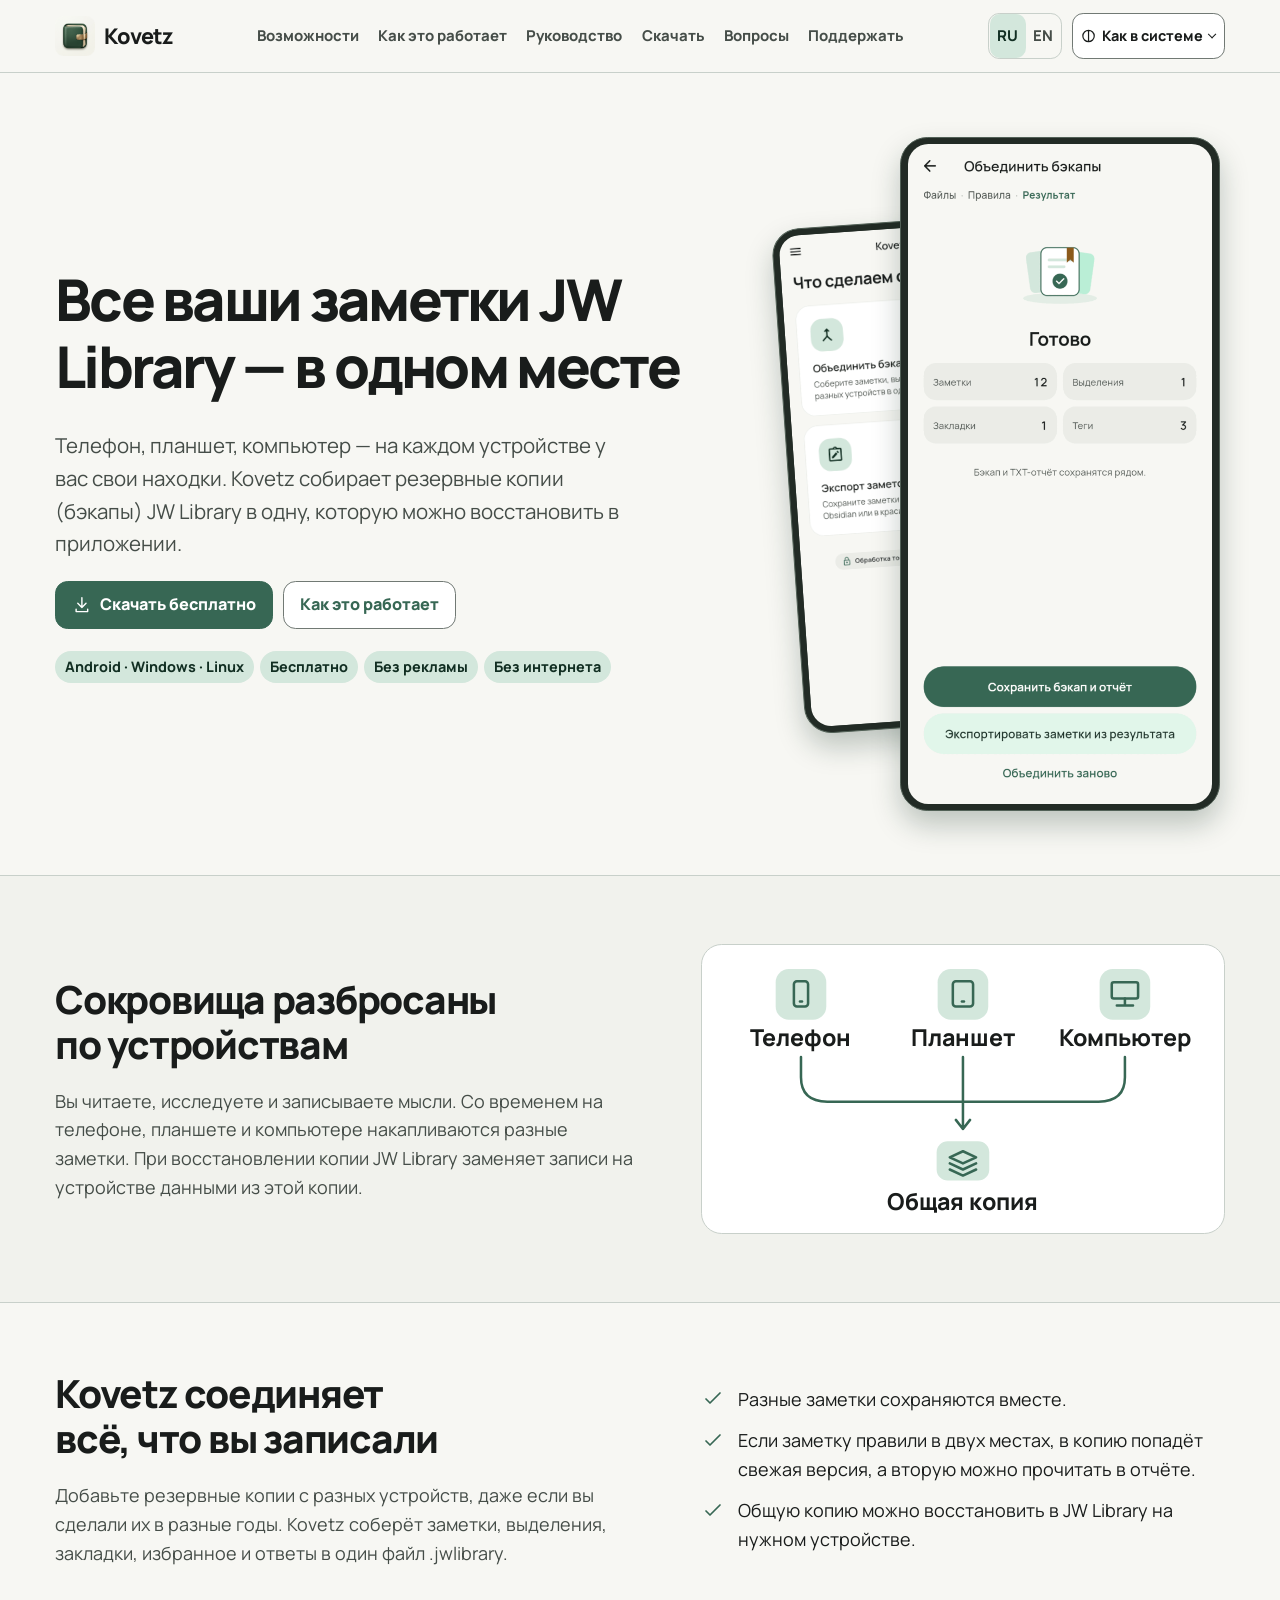
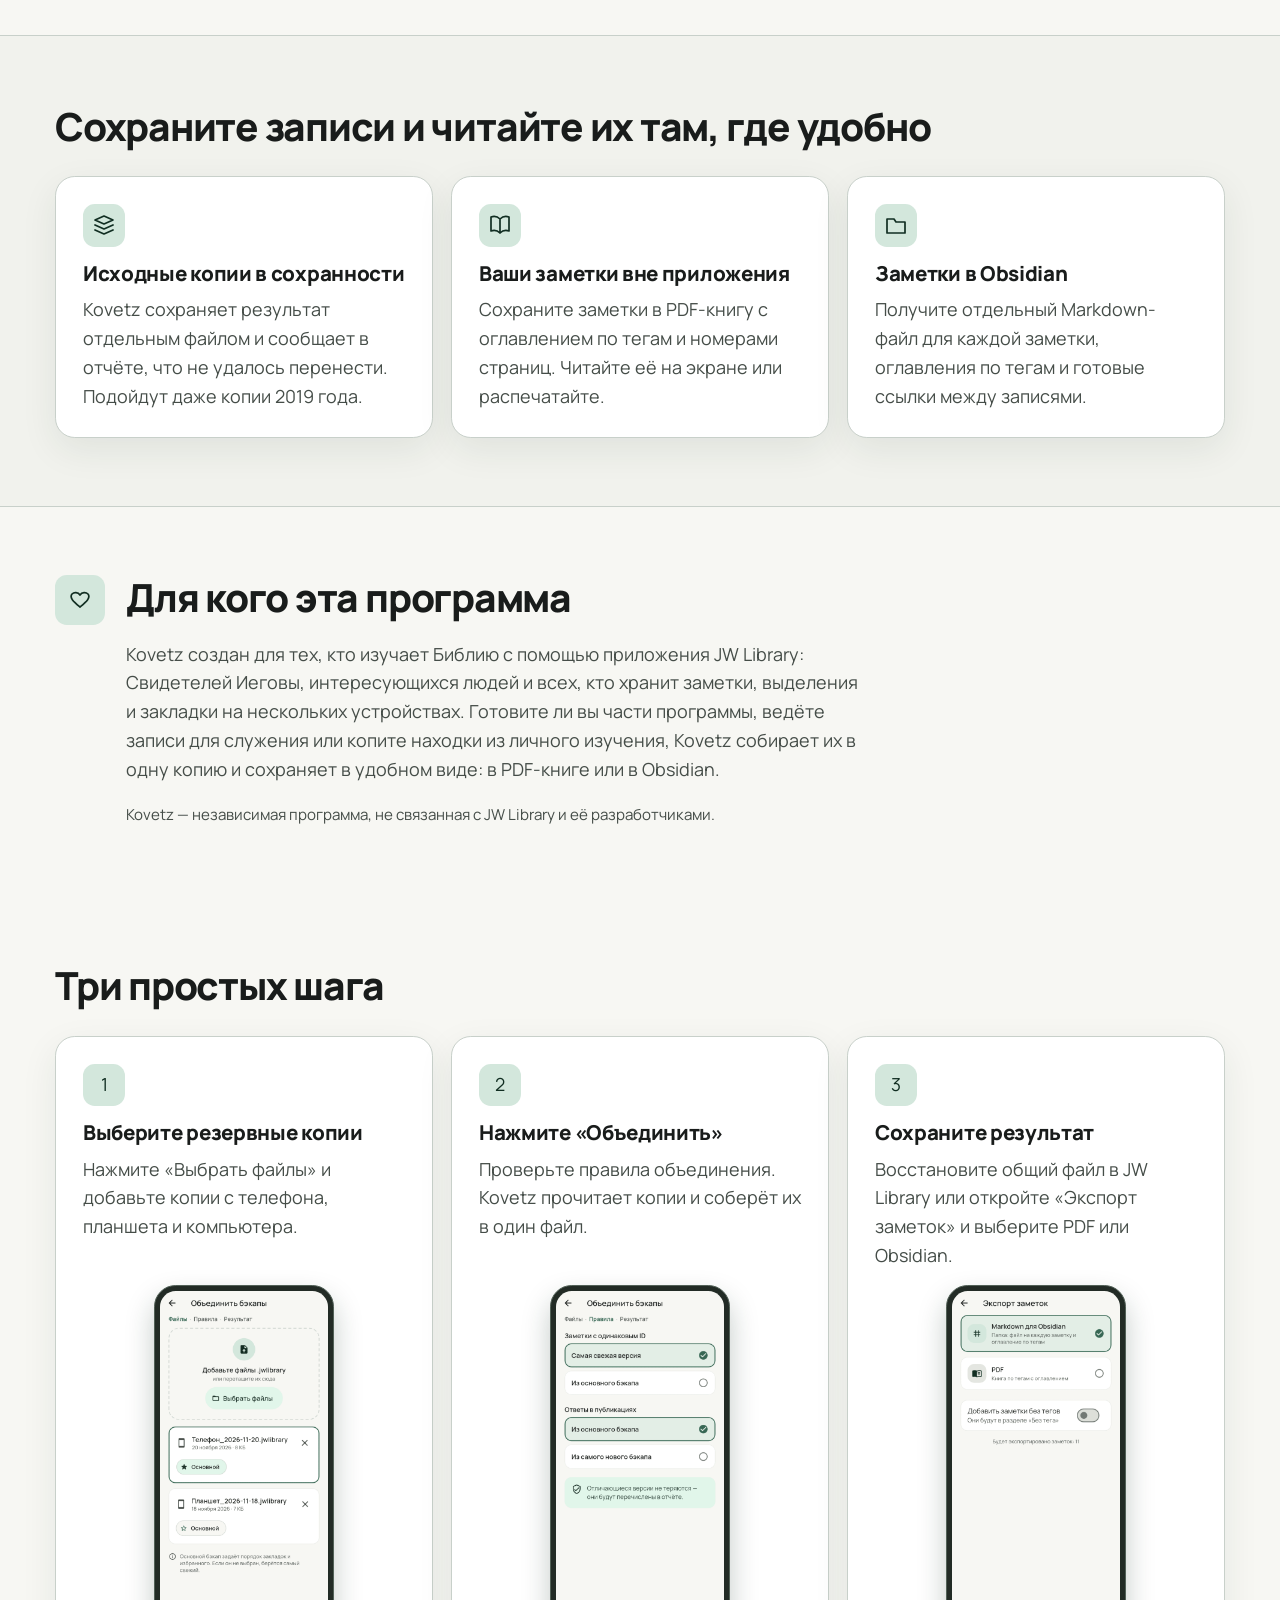
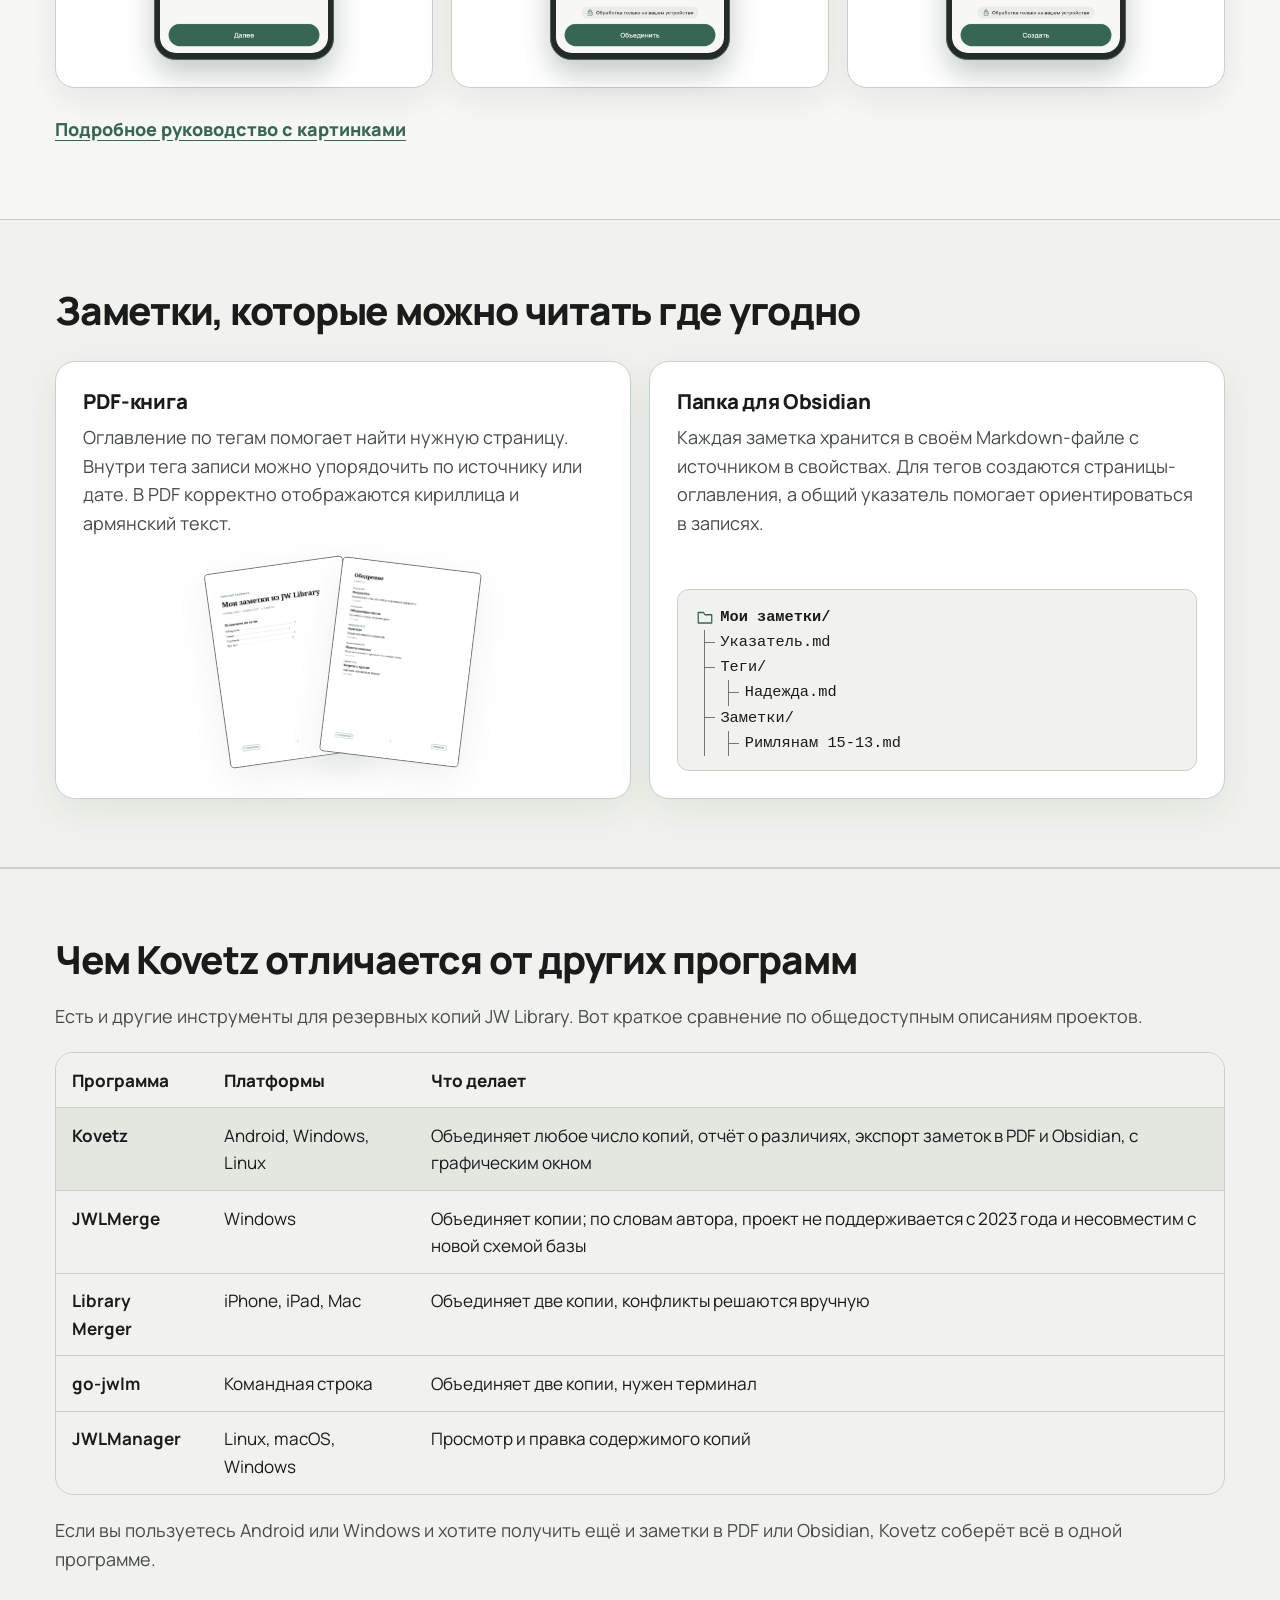
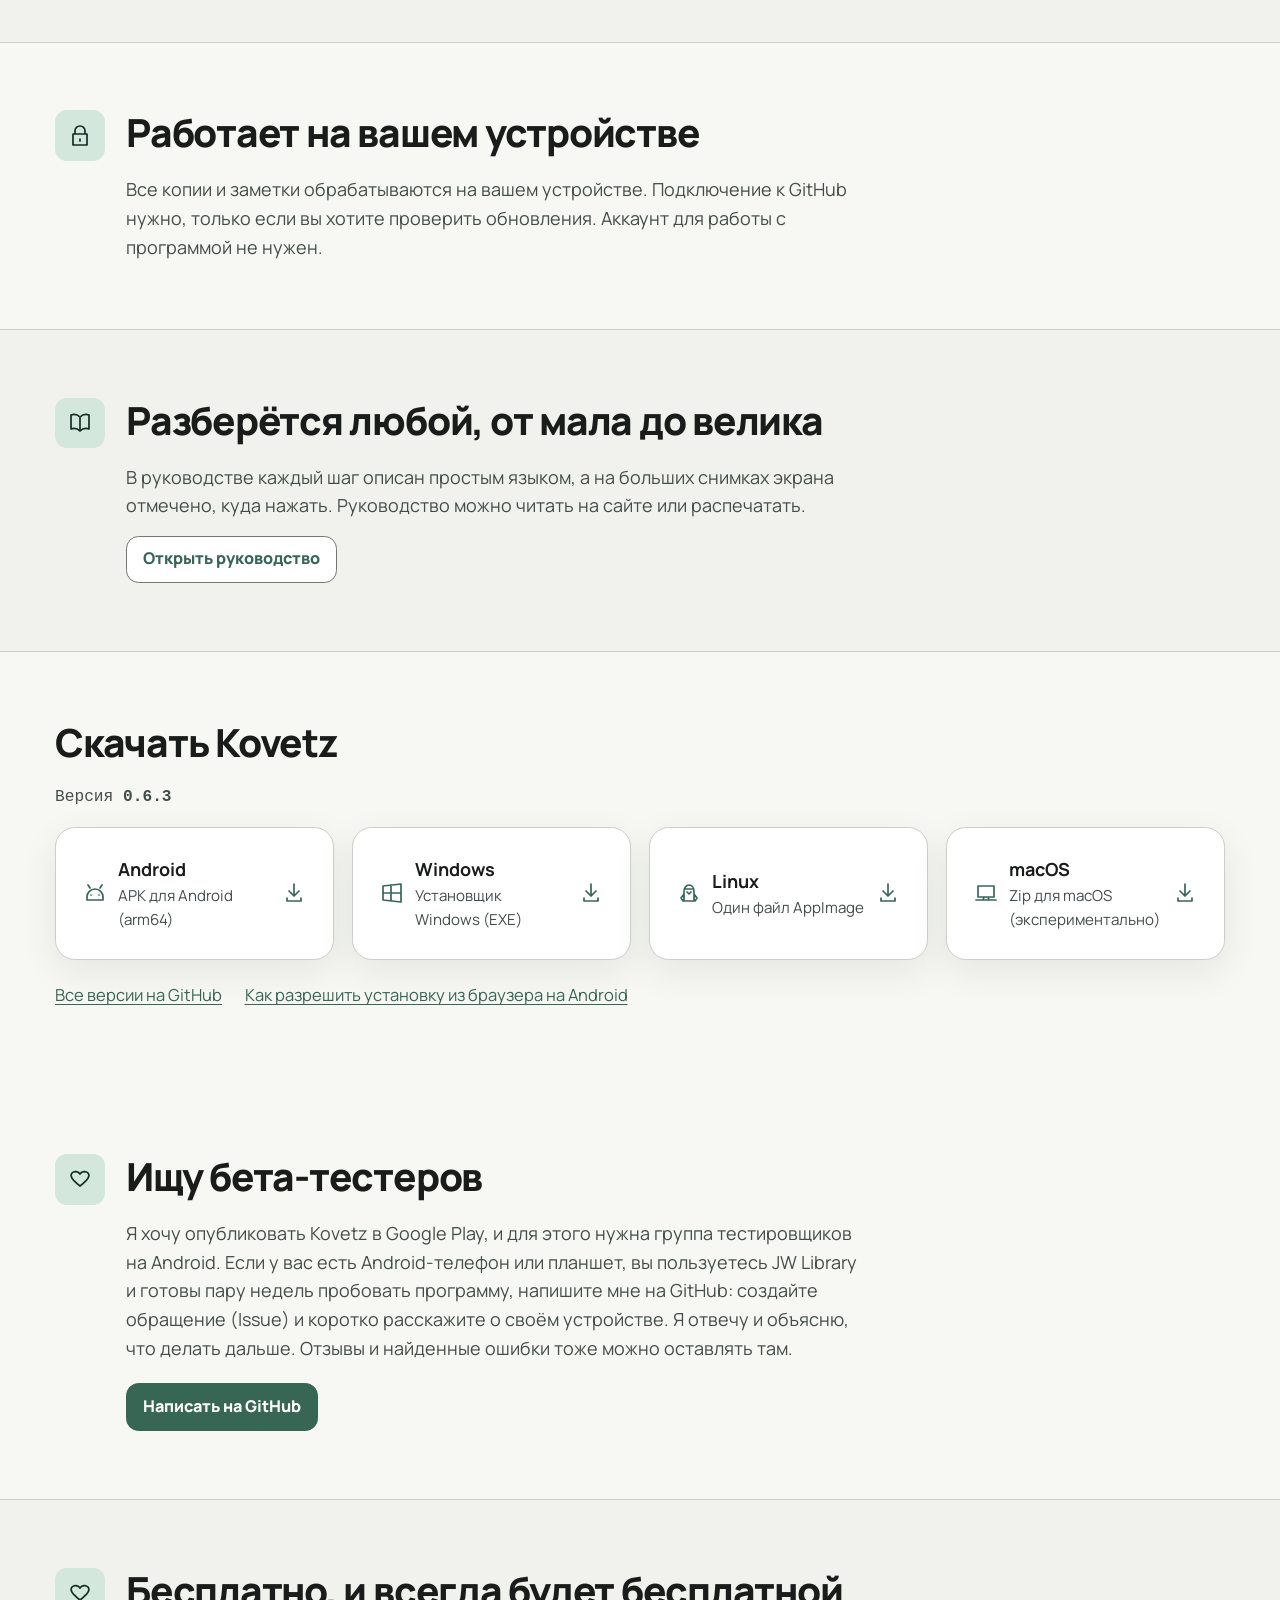
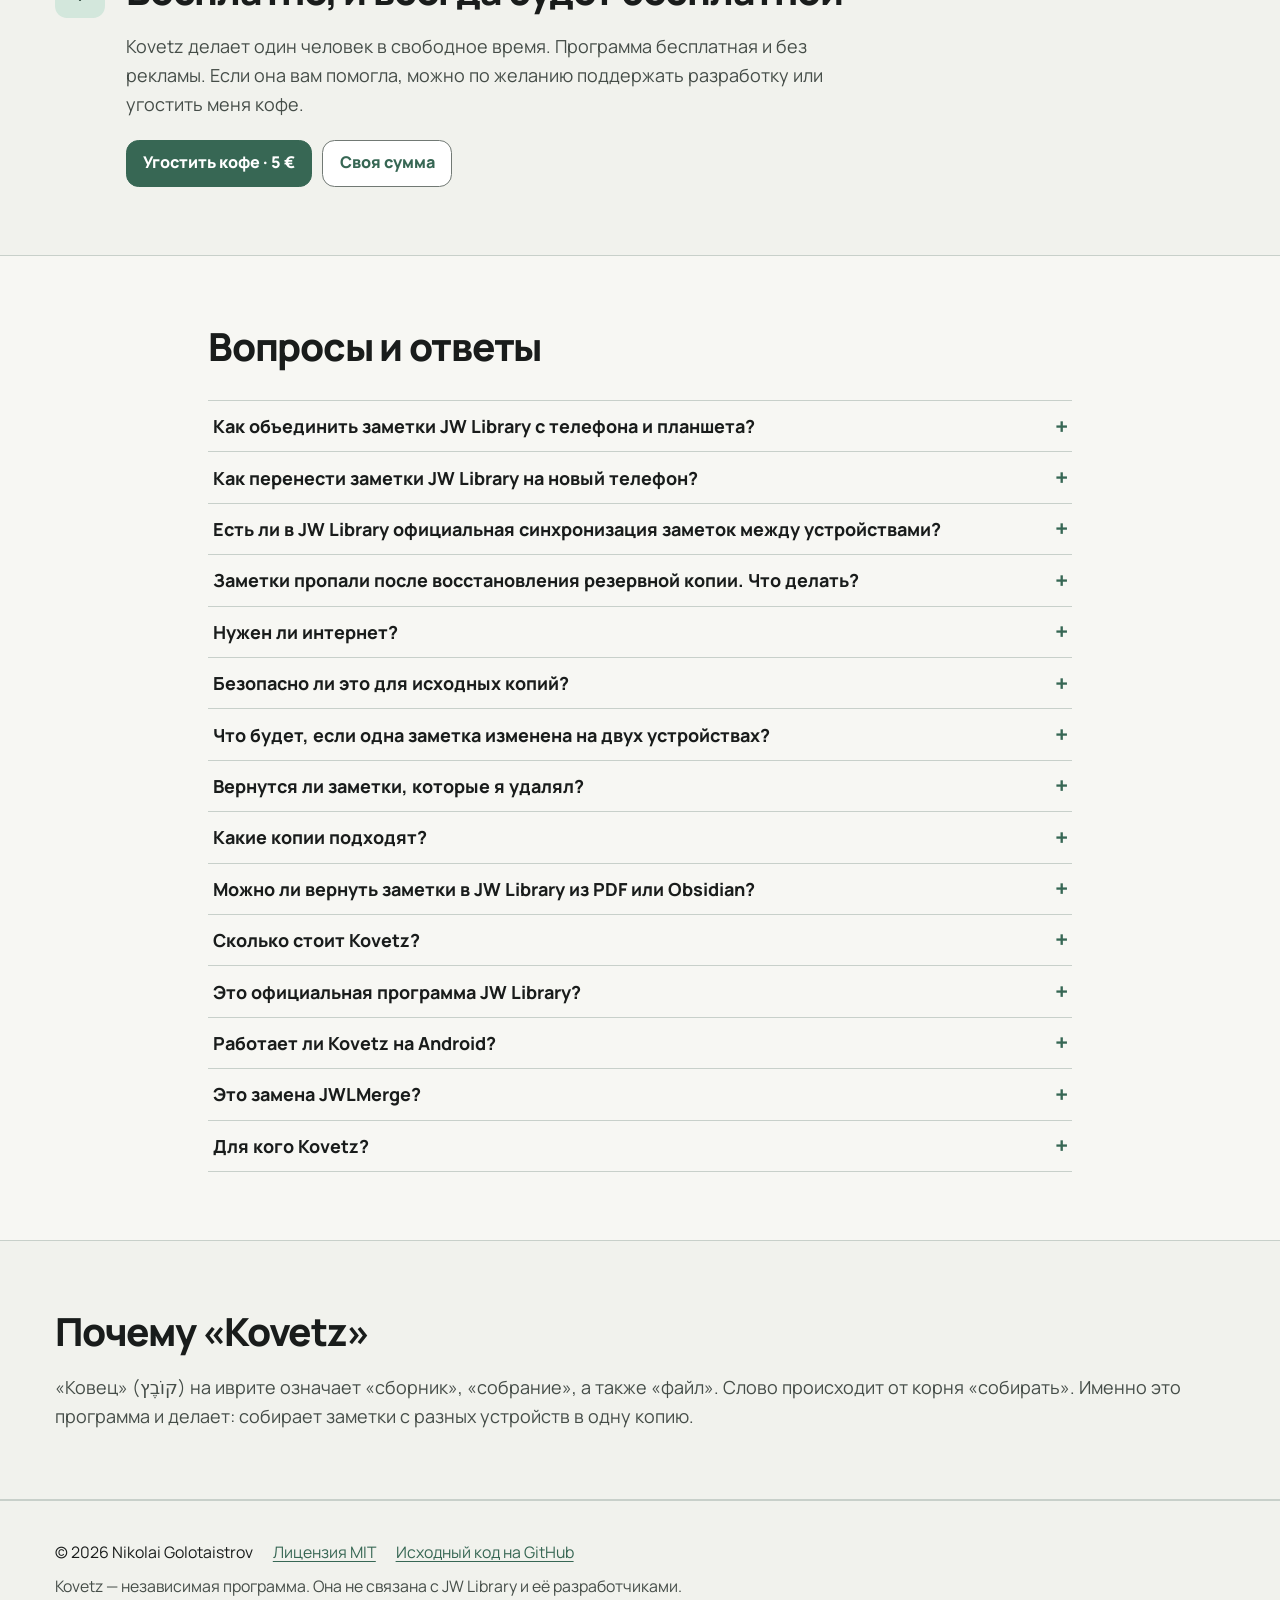
<file: site/ru/index.html>
<!doctype html>
<html lang="ru">
<head>
  <meta charset="utf-8">
  <meta name="viewport" content="width=device-width, initial-scale=1">
  <meta name="robots" content="index, follow, max-image-preview:large, max-snippet:-1">
  <title>Kovetz — объединение бэкапов JW Library и экспорт заметок</title>
  <meta name="description" content="Бесплатная программа для пользователей JW Library (Свидетели Иеговы): объединяет бэкапы с разных устройств, сохраняет заметки в PDF и Obsidian.">
  <link rel="canonical" href="https://pioner14.github.io/kovetz-site/ru/">
    <link rel="alternate" hreflang="ru" href="https://pioner14.github.io/kovetz-site/ru/">
    <link rel="alternate" hreflang="en" href="https://pioner14.github.io/kovetz-site/en/">
    <link rel="alternate" hreflang="x-default" href="https://pioner14.github.io/kovetz-site/">
  <meta property="og:type" content="website">
  <meta property="og:site_name" content="Kovetz">
  <meta property="og:locale" content="ru_RU">
  <meta property="og:title" content="Kovetz — объединение бэкапов JW Library и экспорт заметок">
  <meta property="og:description" content="Бесплатная программа для пользователей JW Library (Свидетели Иеговы): объединяет бэкапы с разных устройств, сохраняет заметки в PDF и Obsidian.">
  <meta property="og:url" content="https://pioner14.github.io/kovetz-site/ru/">
  <meta property="og:image" content="https://pioner14.github.io/kovetz-site/og.png">
  <meta property="og:image:width" content="1200">
  <meta property="og:image:height" content="630">
  <meta property="og:image:alt" content="Kovetz">
  <meta name="twitter:card" content="summary_large_image">
  <meta name="twitter:title" content="Kovetz — объединение бэкапов JW Library и экспорт заметок">
  <meta name="twitter:description" content="Бесплатная программа для пользователей JW Library (Свидетели Иеговы): объединяет бэкапы с разных устройств, сохраняет заметки в PDF и Obsidian.">
  <meta name="twitter:image" content="https://pioner14.github.io/kovetz-site/og.png">
  <link rel="icon" href="../favicon.ico" sizes="48x48 32x32 16x16">
  <link rel="icon" href="../favicon-48.png" type="image/png" sizes="48x48">
  <link rel="icon" href="../favicon-192.png" type="image/png" sizes="192x192">
  <link rel="apple-touch-icon" href="../apple-touch-icon.png">
  <link rel="manifest" href="../site.webmanifest">
  <link rel="stylesheet" href="../style.css">
  <script src="../site.js" defer></script>

  <script type="application/ld+json">{"@context":"https://schema.org","@type":"SoftwareApplication","name":"Kovetz","alternateName":"Kovetz for JW Library","description":"Бесплатная программа для пользователей JW Library (Свидетели Иеговы): объединяет бэкапы с разных устройств, сохраняет заметки в PDF и Obsidian.","operatingSystem":"Android 7.0+, Windows 10+, macOS 12+ (experimental), Linux","applicationCategory":"UtilitiesApplication","applicationSubCategory":"JW Library backup merger and notes exporter","softwareVersion":"0.6.3","dateModified":"2026-11-21","inLanguage":["ru","en"],"isAccessibleForFree":true,"license":"https://opensource.org/licenses/MIT","url":"https://pioner14.github.io/kovetz-site/ru/","image":"https://pioner14.github.io/kovetz-site/icon-512.png","screenshot":["https://pioner14.github.io/kovetz-site/og.png"],"keywords":"JW Library, бэкап JW Library, резервная копия JW Library, объединить заметки JW Library, заметки JW Library на другое устройство, заметки JW Library в PDF, Obsidian, Свидетели Иеговы, .jwlibrary, Android, Windows, Linux","downloadUrl":["https://github.com/pioner14/kovetz/releases/download/v0.6.3/kovetz-0.6.3-android-arm64.apk","https://github.com/pioner14/kovetz/releases/download/v0.6.3/kovetz-0.6.3-windows-x64-setup.exe","https://github.com/pioner14/kovetz/releases/download/v0.6.3/kovetz-0.6.3-linux-x86_64.AppImage","https://github.com/pioner14/kovetz/releases/download/v0.6.3/kovetz-0.6.3-macos-universal.zip"],"sameAs":["https://github.com/pioner14/kovetz"],"audience":{"@type":"PeopleAudience","audienceType":"Для кого эта программа"},"offers":{"@type":"Offer","price":0,"priceCurrency":"EUR"},"author":{"@type":"Person","name":"Nikolai Golotaistrov"}}</script>
  <script type="application/ld+json">{"@context":"https://schema.org","@type":"FAQPage","mainEntity":[{"@type":"Question","name":"Как объединить заметки JW Library с телефона и планшета?","acceptedAnswer":{"@type":"Answer","text":"Сделайте резервную копию в JW Library на каждом устройстве, перенесите файлы .jwlibrary на одно устройство, добавьте их в Kovetz и нажмите «Объединить». Готовую копию восстановите в JW Library."}},{"@type":"Question","name":"Как перенести заметки JW Library на новый телефон?","acceptedAnswer":{"@type":"Answer","text":"Сделайте резервную копию на старом телефоне и, если нужно, объедините её с копиями других устройств в Kovetz. Затем восстановите получившийся файл на новом телефоне."}},{"@type":"Question","name":"Есть ли в JW Library официальная синхронизация заметок между устройствами?","acceptedAnswer":{"@type":"Answer","text":"По справке на jw.org, заметки, теги, выделения и закладки между устройствами автоматически не синхронизируются. Резервную копию можно восстановить на другом устройстве, но она заменит его данные. Объединить копии помогает Kovetz."}},{"@type":"Question","name":"Заметки пропали после восстановления резервной копии. Что делать?","acceptedAnswer":{"@type":"Answer","text":"Восстановление в JW Library заменяет данные на устройстве. Если заметки сохранились в старых копиях, соберите их в одну с помощью Kovetz и восстановите объединённую копию."}},{"@type":"Question","name":"Нужен ли интернет?","acceptedAnswer":{"@type":"Answer","text":"Он нужен для скачивания программы и проверки обновлений по желанию. Объединение и экспорт работают без интернета."}},{"@type":"Question","name":"Безопасно ли это для исходных копий?","acceptedAnswer":{"@type":"Answer","text":"Kovetz сохраняет результат отдельным файлом, оставляя исходные копии без изменений. Перед восстановлением всё равно сделайте свежую копию устройства."}},{"@type":"Question","name":"Что будет, если одна заметка изменена на двух устройствах?","acceptedAnswer":{"@type":"Answer","text":"В объединённую копию попадёт более свежая версия, а вторая сохранится в отчёте."}},{"@type":"Question","name":"Вернутся ли заметки, которые я удалял?","acceptedAnswer":{"@type":"Answer","text":"Да, если удалённая заметка осталась в одной из копий, которые вы добавили для объединения."}},{"@type":"Question","name":"Какие копии подходят?","acceptedAnswer":{"@type":"Answer","text":"Подходят файлы .jwlibrary с разных устройств, в том числе копии, сделанные в разные годы."}},{"@type":"Question","name":"Можно ли вернуть заметки в JW Library из PDF или Obsidian?","acceptedAnswer":{"@type":"Answer","text":"Чтобы вернуть заметки в JW Library, восстановите объединённую копию .jwlibrary. Экспорт в PDF и Obsidian предназначен для чтения и поиска."}},{"@type":"Question","name":"Сколько стоит Kovetz?","acceptedAnswer":{"@type":"Answer","text":"Программа бесплатная. Исходный код доступен по лицензии MIT."}},{"@type":"Question","name":"Это официальная программа JW Library?","acceptedAnswer":{"@type":"Answer","text":"Kovetz — независимая программа, которая не связана с JW Library и её разработчиками."}},{"@type":"Question","name":"Работает ли Kovetz на Android?","acceptedAnswer":{"@type":"Answer","text":"Да. Для Android есть установочный файл APK (arm64), он подходит почти всем современным телефонам и планшетам. Также есть версии для Windows 10 и 11 и для Linux."}},{"@type":"Question","name":"Это замена JWLMerge?","acceptedAnswer":{"@type":"Answer","text":"Да, это можно использовать как альтернативу. По словам автора JWLMerge, проект не поддерживается с 2023 года и не рассчитан на новую схему базы JW Library. Kovetz работает с копиями старых и новых версий и умеет, кроме объединения, экспортировать заметки."}},{"@type":"Question","name":"Для кого Kovetz?","acceptedAnswer":{"@type":"Answer","text":"Для всех, кто пользуется JW Library: Свидетелей Иеговы и интересующихся людей, у которых заметки хранятся на нескольких устройствах."}}]}</script>
</head>
<body>
<a class="skip-link" href="#main">К содержанию</a>
<header class="site-header">
  <div class="container header-inner">
    <a class="brand" href="index.html"><img src="../favicon.svg" alt="Kovetz" width="40" height="40" loading="eager"><span aria-hidden="true">Kovetz</span></a>
    <nav class="main-nav" aria-label="Основная навигация">
      <a href="index.html#features">Возможности</a>
      <a href="index.html#steps">Как это работает</a>
      <a href="guide/index.html">Руководство</a>
      <a href="index.html#download">Скачать</a>
      <a href="index.html#faq">Вопросы</a>
      <a href="index.html#support">Поддержать</a>
    </nav>
    <div class="header-controls">
      <nav class="language-switch" aria-label="Язык сайта">
        <a href="../ru/index.html" lang="ru" hreflang="ru" aria-label="Русский" aria-current="page">RU</a>
        <a href="../en/index.html" lang="en" hreflang="en" aria-label="English">EN</a>
      </nav>
      <label class="theme-control" title="Цветовая тема" hidden>
        <svg class="icon" viewBox="0 0 24 24" width="24" height="24" aria-hidden="true" fill="none" stroke="currentColor" stroke-width="1.7" stroke-linecap="round" stroke-linejoin="round"><path d="M12 4a8 8 0 1 0 0 16V4Z M12 4a8 8 0 0 1 0 16"/></svg>
        <select data-theme-select aria-label="Цветовая тема">
          <option value="auto">Как в системе</option>
          <option value="light">Светлая</option>
          <option value="dark">Тёмная</option>
        </select>
      </label>
      <button class="theme-toggle" type="button" data-theme-toggle aria-label="Тёмная" aria-pressed="false" title="Цветовая тема" hidden>
        <svg class="icon" viewBox="0 0 24 24" width="24" height="24" aria-hidden="true" fill="none" stroke="currentColor" stroke-width="1.7" stroke-linecap="round" stroke-linejoin="round"><path d="M12 4a8 8 0 1 0 0 16V4Z M12 4a8 8 0 0 1 0 16"/></svg>
      </button>
    </div>
  </div>
</header>
<main id="main" tabindex="-1">
  <section id="hero" class="section hero">
    <div class="container split hero-inner">
      <div class="hero-copy">
        <h1>Все ваши заметки JW Library — в одном месте</h1>
        <p class="lede">Телефон, планшет, компьютер — на каждом устройстве у вас свои находки. Kovetz собирает резервные копии (бэкапы) JW Library в одну, которую можно восстановить в приложении.</p>
        <div class="actions">
          <a class="button primary" href="#download"><svg class="icon" viewBox="0 0 24 24" width="24" height="24" aria-hidden="true" fill="none" stroke="currentColor" stroke-width="1.7" stroke-linecap="round" stroke-linejoin="round"><path d="M12 3v12m-5-5 5 5 5-5M5 17v3h14v-3"/></svg>Скачать бесплатно</a>
          <a class="button" href="#steps">Как это работает</a>
        </div>
        <ul class="chips" role="list">
          <li>Android · Windows · Linux</li>
          <li>Бесплатно</li>
          <li>Без рекламы</li>
          <li>Без интернета</li>
        </ul>
      </div>
      <div class="hero-phones"><div class="phone phone-rear"><img src="../screens/ru/home.png" alt="Главный экран Kovetz" width="560" height="1212" loading="lazy"></div><div class="phone"><img src="../screens/ru/merge_done.png" alt="Экран Kovetz с результатом успешного объединения резервных копий" width="560" height="1212" loading="eager" fetchpriority="high"></div></div>
    </div>
  </section>
  <section id="problem" class="section band">
    <div class="container split">
      <div><h2>Сокровища разбросаны по устройствам</h2><p>Вы читаете, исследуете и записываете мысли. Со временем на телефоне, планшете и компьютере накапливаются разные заметки. При восстановлении копии JW Library заменяет записи на устройстве данными из этой копии.</p></div>
      <figure class="diagram">
  <svg viewBox="0 0 480 249" role="img" aria-label="Kovetz объединяет копии с телефона, планшета и компьютера в один файл">
    <g class="diagram-lines">
      <path d="M80 91V111Q80 135 106 135H240 M240 91V162 M400 91V111Q400 135 374 135H240 M233 153L240 162L247 153"/>
    </g>
    <g class="diagram-tiles">
      <rect x="55" y="4" width="50" height="50" rx="13"/>
      <rect x="215" y="4" width="50" height="50" rx="13"/>
      <rect x="375" y="4" width="50" height="50" rx="13"/>
      <rect x="214" y="174" width="52" height="39" rx="11"/>
    </g>
    <g class="diagram-symbols">
      <rect x="73" y="16" width="14" height="25" rx="3"/><path d="M79 36h2"/>
      <rect x="230" y="16" width="20" height="25" rx="3"/><path d="M239 36h2"/>
      <rect x="387" y="17" width="26" height="16" rx="2"/><path d="M400 33v7m-8 0h16"/>
      <path d="m227 190 13-6 13 6-13 6-13-6Zm0 6 13 6 13-6m-26 6 13 6 13-6"/>
    </g>
    <g class="diagram-labels">
      <text x="80" y="80">Телефон</text><text x="240" y="80">Планшет</text><text x="400" y="80">Компьютер</text>
      <text x="240" y="242">Общая копия</text>
    </g>
  </svg>
</figure>
    </div>
  </section>
  <section id="solution" class="section">
    <div class="container split">
      <div><h2>Kovetz соединяет всё, что вы записали</h2><p>Добавьте резервные копии с разных устройств, даже если вы сделали их в разные годы. Kovetz соберёт заметки, выделения, закладки, избранное и ответы в один файл .jwlibrary.</p></div>
      <ul class="checklist" role="list">
        <li><svg class="icon" viewBox="0 0 24 24" width="24" height="24" aria-hidden="true" fill="none" stroke="currentColor" stroke-width="1.7" stroke-linecap="round" stroke-linejoin="round"><path d="M5 12l4 4L19 6"/></svg>Разные заметки сохраняются вместе.</li>
        <li><svg class="icon" viewBox="0 0 24 24" width="24" height="24" aria-hidden="true" fill="none" stroke="currentColor" stroke-width="1.7" stroke-linecap="round" stroke-linejoin="round"><path d="M5 12l4 4L19 6"/></svg>Если заметку правили в двух местах, в копию попадёт свежая версия, а вторую можно прочитать в отчёте.</li>
        <li><svg class="icon" viewBox="0 0 24 24" width="24" height="24" aria-hidden="true" fill="none" stroke="currentColor" stroke-width="1.7" stroke-linecap="round" stroke-linejoin="round"><path d="M5 12l4 4L19 6"/></svg>Общую копию можно восстановить в JW Library на нужном устройстве.</li>
      </ul>
    </div>
  </section>
  <section id="features" class="section band">
    <div class="container">
      <h2>Сохраните записи и читайте их там, где удобно</h2>
      <div class="grid-three">
                <article class="card">
          <span class="icon-tile"><svg class="icon" viewBox="0 0 24 24" width="24" height="24" aria-hidden="true" fill="none" stroke="currentColor" stroke-width="1.7" stroke-linecap="round" stroke-linejoin="round"><path d="m3 7 9-4 9 4-9 4-9-4Zm0 5 9 4 9-4m-18 5 9 4 9-4"/></svg></span>
          <h3>Исходные копии в сохранности</h3><p>Kovetz сохраняет результат отдельным файлом и сообщает в отчёте, что не удалось перенести. Подойдут даже копии 2019 года.</p>
        </article>
        <article class="card">
          <span class="icon-tile"><svg class="icon" viewBox="0 0 24 24" width="24" height="24" aria-hidden="true" fill="none" stroke="currentColor" stroke-width="1.7" stroke-linecap="round" stroke-linejoin="round"><path d="M12 6c-3-3-6-3-9-2v14c3-1 6-1 9 2 3-3 6-3 9-2V4c-3-1-6-1-9 2Zm0 0v14"/></svg></span>
          <h3>Ваши заметки вне приложения</h3><p>Сохраните заметки в PDF-книгу с оглавлением по тегам и номерами страниц. Читайте её на экране или распечатайте.</p>
        </article>
        <article class="card">
          <span class="icon-tile"><svg class="icon" viewBox="0 0 24 24" width="24" height="24" aria-hidden="true" fill="none" stroke="currentColor" stroke-width="1.7" stroke-linecap="round" stroke-linejoin="round"><path d="M3 6h7l2 3h9v11H3V6Z"/></svg></span>
          <h3>Заметки в Obsidian</h3><p>Получите отдельный Markdown-файл для каждой заметки, оглавления по тегам и готовые ссылки между записями.</p>
        </article>
      </div>
    </div>
  </section>
  <section id="audience" class="section">
    <div class="container feature-callout">
      <span class="icon-tile"><svg class="icon" viewBox="0 0 24 24" width="24" height="24" aria-hidden="true" fill="none" stroke="currentColor" stroke-width="1.7" stroke-linecap="round" stroke-linejoin="round"><path d="M20 6c-2-2-6-2-8 1-2-3-6-3-8-1-3 4 2 8 8 13 6-5 11-9 8-13Z"/></svg></span>
      <div><h2>Для кого эта программа</h2><p>Kovetz создан для тех, кто изучает Библию с помощью приложения JW Library: Свидетелей Иеговы, интересующихся людей и всех, кто хранит заметки, выделения и закладки на нескольких устройствах. Готовите ли вы части программы, ведёте записи для служения или копите находки из личного изучения, Kovetz собирает их в одну копию и сохраняет в удобном виде: в PDF-книге или в Obsidian.</p><p><small>Kovetz — независимая программа, не связанная с JW Library и её разработчиками.</small></p></div>
    </div>
  </section>
  <section id="steps" class="section">
    <div class="container">
      <h2>Три простых шага</h2>
      <ol class="grid-three workflow" role="list">
                <li class="card workflow-step">
          <div class="workflow-copy">
            <span class="step-number" aria-hidden="true">1</span>
            <h3>Выберите резервные копии</h3><p>Нажмите «Выбрать файлы» и добавьте копии с телефона, планшета и компьютера.</p>
          </div>
          <div class="phone"><img src="../screens/ru/merge_files_two.png" alt="Две резервные копии JW Library в списке файлов для объединения" width="560" height="1212" loading="lazy"></div>
        </li>
        <li class="card workflow-step">
          <div class="workflow-copy">
            <span class="step-number" aria-hidden="true">2</span>
            <h3>Нажмите «Объединить»</h3><p>Проверьте правила объединения. Kovetz прочитает копии и соберёт их в один файл.</p>
          </div>
          <div class="phone"><img src="../screens/ru/merge_rules.png" alt="Настройки разрешения конфликтов при объединении двух копий" width="560" height="1212" loading="lazy"></div>
        </li>
        <li class="card workflow-step">
          <div class="workflow-copy">
            <span class="step-number" aria-hidden="true">3</span>
            <h3>Сохраните результат</h3><p>Восстановите общий файл в JW Library или откройте «Экспорт заметок» и выберите PDF или Obsidian.</p>
          </div>
          <div class="phone"><img src="../screens/ru/export_format.png" alt="Экран выбора формата экспорта заметок в PDF или папку для Obsidian" width="560" height="1212" loading="lazy"></div>
        </li>
      </ol>
      <a class="guide-link" href="guide/index.html">Подробное руководство с картинками</a>
    </div>
  </section>
  <section id="export" class="section band">
    <div class="container">
      <h2>Заметки, которые можно читать где угодно</h2>
      <div class="grid-two export-grid">
  <article class="card export-card">
    <h3>PDF-книга</h3><p>Оглавление по тегам помогает найти нужную страницу. Внутри тега записи можно упорядочить по источнику или дате. В PDF корректно отображаются кириллица и армянский текст.</p>
    <div class="pdf-preview"><img src="../screens/ru/pdf_cover.png" alt="Титульный лист PDF-книги из экспортированных заметок" width="579" height="819" loading="lazy"><img src="../screens/ru/pdf_page.png" alt="Пример страницы PDF-книги с заметками и номером страницы" width="579" height="819" loading="lazy"></div>
  </article>
  <article class="card export-card">
    <h3>Папка для Obsidian</h3><p>Каждая заметка хранится в своём Markdown-файле с источником в свойствах. Для тегов создаются страницы-оглавления, а общий указатель помогает ориентироваться в записях.</p>
    <div class="tree">
      <div><svg class="icon" viewBox="0 0 24 24" width="24" height="24" aria-hidden="true" fill="none" stroke="currentColor" stroke-width="1.7" stroke-linecap="round" stroke-linejoin="round"><path d="M3 6h7l2 3h9v11H3V6Z"/></svg>Мои заметки/</div>
      <ul>
        <li>Указатель.md</li>
        <li>Теги/<ul><li>Надежда.md</li></ul></li>
        <li>Заметки/<ul><li>Римлянам 15-13.md</li></ul></li>
      </ul>
    </div>
  </article>
</div>
    </div>
  </section>
  <section id="compare" class="section band">
    <div class="container">
      <h2>Чем Kovetz отличается от других программ</h2>
      <p>Есть и другие инструменты для резервных копий JW Library. Вот краткое сравнение по общедоступным описаниям проектов.</p>
      <div class="table-wrap">
        <table class="compare">
          <thead><tr><th scope="col">Программа</th><th scope="col">Платформы</th><th scope="col">Что делает</th></tr></thead>
          <tbody>
            <tr><th scope="row">Kovetz</th><td>Android, Windows, Linux</td><td>Объединяет любое число копий, отчёт о различиях, экспорт заметок в PDF и Obsidian, с графическим окном</td></tr>
            <tr><th scope="row">JWLMerge</th><td>Windows</td><td>Объединяет копии; по словам автора, проект не поддерживается с 2023 года и несовместим с новой схемой базы</td></tr>
            <tr><th scope="row">Library Merger</th><td>iPhone, iPad, Mac</td><td>Объединяет две копии, конфликты решаются вручную</td></tr>
            <tr><th scope="row">go-jwlm</th><td>Командная строка</td><td>Объединяет две копии, нужен терминал</td></tr>
            <tr><th scope="row">JWLManager</th><td>Linux, macOS, Windows</td><td>Просмотр и правка содержимого копий</td></tr>
          </tbody>
        </table>
      </div>
      <p>Если вы пользуетесь Android или Windows и хотите получить ещё и заметки в PDF или Obsidian, Kovetz соберёт всё в одной программе.</p>
    </div>
  </section>
  <section id="privacy" class="section">
    <div class="container feature-callout">
      <span class="icon-tile"><svg class="icon" viewBox="0 0 24 24" width="24" height="24" aria-hidden="true" fill="none" stroke="currentColor" stroke-width="1.7" stroke-linecap="round" stroke-linejoin="round"><path d="M7 10V7a5 5 0 0 1 10 0v3M5 10h14v11H5zm7 5v2"/></svg></span>
      <div><h2>Работает на вашем устройстве</h2><p>Все копии и заметки обрабатываются на вашем устройстве. Подключение к GitHub нужно, только если вы хотите проверить обновления. Аккаунт для работы с программой не нужен.</p></div>
    </div>
  </section>
  <section id="guide" class="section band">
    <div class="container feature-callout">
      <span class="icon-tile"><svg class="icon" viewBox="0 0 24 24" width="24" height="24" aria-hidden="true" fill="none" stroke="currentColor" stroke-width="1.7" stroke-linecap="round" stroke-linejoin="round"><path d="M12 6c-3-3-6-3-9-2v14c3-1 6-1 9 2 3-3 6-3 9-2V4c-3-1-6-1-9 2Zm0 0v14"/></svg></span>
      <div>
        <h2>Разберётся любой, от мала до велика</h2><p>В руководстве каждый шаг описан простым языком, а на больших снимках экрана отмечено, куда нажать. Руководство можно читать на сайте или распечатать.</p>
        <a class="button" href="guide/index.html">Открыть руководство</a>
      </div>
    </div>
  </section>
  <section id="download" class="section">
    <div class="container">
      <h2>Скачать Kovetz</h2>
      <p class="version">Версия <strong>0.6.3</strong></p>
      <div class="grid-three platforms">
                <a class="card platform" href="https://github.com/pioner14/kovetz/releases/download/v0.6.3/kovetz-0.6.3-android-arm64.apk">
          <svg class="icon" viewBox="0 0 24 24" width="24" height="24" aria-hidden="true" fill="none" stroke="currentColor" stroke-width="1.7" stroke-linecap="round" stroke-linejoin="round"><path d="M4 16a8 8 0 0 1 16 0v3H4Zm3-9L5 4m12 3 2-3M8 14h.1m7.9 0h.1"/></svg>
          <span><strong>Android</strong><small>APK для Android (arm64)</small></span>
          <svg class="icon" viewBox="0 0 24 24" width="24" height="24" aria-hidden="true" fill="none" stroke="currentColor" stroke-width="1.7" stroke-linecap="round" stroke-linejoin="round"><path d="M12 3v12m-5-5 5 5 5-5M5 17v3h14v-3"/></svg>
        </a>
        <a class="card platform" href="https://github.com/pioner14/kovetz/releases/download/v0.6.3/kovetz-0.6.3-windows-x64-setup.exe">
          <svg class="icon" viewBox="0 0 24 24" width="24" height="24" aria-hidden="true" fill="none" stroke="currentColor" stroke-width="1.7" stroke-linecap="round" stroke-linejoin="round"><path d="M3 5l18-2v18L3 19V5Zm0 7h18M11 4v16"/></svg>
          <span><strong>Windows</strong><small>Установщик Windows (EXE)</small></span>
          <svg class="icon" viewBox="0 0 24 24" width="24" height="24" aria-hidden="true" fill="none" stroke="currentColor" stroke-width="1.7" stroke-linecap="round" stroke-linejoin="round"><path d="M12 3v12m-5-5 5 5 5-5M5 17v3h14v-3"/></svg>
        </a>
        <a class="card platform" href="https://github.com/pioner14/kovetz/releases/download/v0.6.3/kovetz-0.6.3-linux-x86_64.AppImage">
          <svg class="icon" viewBox="0 0 24 24" width="24" height="24" aria-hidden="true" fill="none" stroke="currentColor" stroke-width="1.7" stroke-linecap="round" stroke-linejoin="round"><path d="M9 8h6m-8 5L4 17l2 3h12l2-3-3-4m-10 6v-8c0-4 2-7 5-7s5 3 5 7v8M10 11l2 2 2-2"/></svg>
          <span><strong>Linux</strong><small>Один файл AppImage</small></span>
          <svg class="icon" viewBox="0 0 24 24" width="24" height="24" aria-hidden="true" fill="none" stroke="currentColor" stroke-width="1.7" stroke-linecap="round" stroke-linejoin="round"><path d="M12 3v12m-5-5 5 5 5-5M5 17v3h14v-3"/></svg>
        </a>
        <a class="card platform" href="https://github.com/pioner14/kovetz/releases/download/v0.6.3/kovetz-0.6.3-macos-universal.zip">
          <svg class="icon" viewBox="0 0 24 24" width="24" height="24" aria-hidden="true" fill="none" stroke="currentColor" stroke-width="1.7" stroke-linecap="round" stroke-linejoin="round"><path d="M4 5h16v11H4ZM2 19h20M9 19l1-3h4l1 3"/></svg>
          <span><strong>macOS</strong><small>Zip для macOS (экспериментально)</small></span>
          <svg class="icon" viewBox="0 0 24 24" width="24" height="24" aria-hidden="true" fill="none" stroke="currentColor" stroke-width="1.7" stroke-linecap="round" stroke-linejoin="round"><path d="M12 3v12m-5-5 5 5 5-5M5 17v3h14v-3"/></svg>
        </a>
      </div>
      <div class="download-links">
        <a href="https://github.com/pioner14/kovetz/releases">Все версии на GitHub</a>
        <a href="guide/index.html#install">Как разрешить установку из браузера на Android</a>
      </div>
    </div>
  </section>
  <section id="beta" class="section">
    <div class="container feature-callout">
      <span class="icon-tile"><svg class="icon" viewBox="0 0 24 24" width="24" height="24" aria-hidden="true" fill="none" stroke="currentColor" stroke-width="1.7" stroke-linecap="round" stroke-linejoin="round"><path d="M20 6c-2-2-6-2-8 1-2-3-6-3-8-1-3 4 2 8 8 13 6-5 11-9 8-13Z"/></svg></span>
      <div>
        <h2>Ищу бета-тестеров</h2><p>Я хочу опубликовать Kovetz в Google Play, и для этого нужна группа тестировщиков на Android. Если у вас есть Android-телефон или планшет, вы пользуетесь JW Library и готовы пару недель пробовать программу, напишите мне на GitHub: создайте обращение (Issue) и коротко расскажите о своём устройстве. Я отвечу и объясню, что делать дальше. Отзывы и найденные ошибки тоже можно оставлять там.</p>
        <div class="actions">
          <a class="button primary" href="https://github.com/pioner14/kovetz/issues/new">Написать на GitHub</a>
        </div>
      </div>
    </div>
  </section>
  <section id="support" class="section band">
    <div class="container feature-callout">
      <span class="icon-tile"><svg class="icon" viewBox="0 0 24 24" width="24" height="24" aria-hidden="true" fill="none" stroke="currentColor" stroke-width="1.7" stroke-linecap="round" stroke-linejoin="round"><path d="M20 6c-2-2-6-2-8 1-2-3-6-3-8-1-3 4 2 8 8 13 6-5 11-9 8-13Z"/></svg></span>
      <div>
        <h2>Бесплатно, и всегда будет бесплатной</h2><p>Kovetz делает один человек в свободное время. Программа бесплатная и без рекламы. Если она вам помогла, можно по желанию поддержать разработку или угостить меня кофе.</p>
        <div class="actions">
          <a class="button primary" href="https://paypal.me/NikolaiGolotaistrov/5EUR">Угостить кофе · 5 €</a>
          <a class="button" href="https://paypal.me/NikolaiGolotaistrov">Своя сумма</a>
        </div>
      </div>
    </div>
  </section>
  <section id="faq" class="section">
    <div class="container faq">
      <h2>Вопросы и ответы</h2>
      <details name="faq"><summary>Как объединить заметки JW Library с телефона и планшета?</summary><p>Сделайте резервную копию в JW Library на каждом устройстве, перенесите файлы .jwlibrary на одно устройство, добавьте их в Kovetz и нажмите «Объединить». Готовую копию восстановите в JW Library.</p></details>
      <details name="faq"><summary>Как перенести заметки JW Library на новый телефон?</summary><p>Сделайте резервную копию на старом телефоне и, если нужно, объедините её с копиями других устройств в Kovetz. Затем восстановите получившийся файл на новом телефоне.</p></details>
      <details name="faq"><summary>Есть ли в JW Library официальная синхронизация заметок между устройствами?</summary><p>По справке на jw.org, заметки, теги, выделения и закладки между устройствами автоматически не синхронизируются. Резервную копию можно восстановить на другом устройстве, но она заменит его данные. Объединить копии помогает Kovetz.</p></details>
      <details name="faq"><summary>Заметки пропали после восстановления резервной копии. Что делать?</summary><p>Восстановление в JW Library заменяет данные на устройстве. Если заметки сохранились в старых копиях, соберите их в одну с помощью Kovetz и восстановите объединённую копию.</p></details>
      <details name="faq"><summary>Нужен ли интернет?</summary><p>Он нужен для скачивания программы и проверки обновлений по желанию. Объединение и экспорт работают без интернета.</p></details>
      <details name="faq"><summary>Безопасно ли это для исходных копий?</summary><p>Kovetz сохраняет результат отдельным файлом, оставляя исходные копии без изменений. Перед восстановлением всё равно сделайте свежую копию устройства.</p></details>
      <details name="faq"><summary>Что будет, если одна заметка изменена на двух устройствах?</summary><p>В объединённую копию попадёт более свежая версия, а вторая сохранится в отчёте.</p></details>
      <details name="faq"><summary>Вернутся ли заметки, которые я удалял?</summary><p>Да, если удалённая заметка осталась в одной из копий, которые вы добавили для объединения.</p></details>
      <details name="faq"><summary>Какие копии подходят?</summary><p>Подходят файлы .jwlibrary с разных устройств, в том числе копии, сделанные в разные годы.</p></details>
      <details name="faq"><summary>Можно ли вернуть заметки в JW Library из PDF или Obsidian?</summary><p>Чтобы вернуть заметки в JW Library, восстановите объединённую копию .jwlibrary. Экспорт в PDF и Obsidian предназначен для чтения и поиска.</p></details>
      <details name="faq"><summary>Сколько стоит Kovetz?</summary><p>Программа бесплатная. Исходный код доступен по лицензии MIT.</p></details>
      <details name="faq"><summary>Это официальная программа JW Library?</summary><p>Kovetz — независимая программа, которая не связана с JW Library и её разработчиками.</p></details>
      <details name="faq"><summary>Работает ли Kovetz на Android?</summary><p>Да. Для Android есть установочный файл APK (arm64), он подходит почти всем современным телефонам и планшетам. Также есть версии для Windows 10 и 11 и для Linux.</p></details>
      <details name="faq"><summary>Это замена JWLMerge?</summary><p>Да, это можно использовать как альтернативу. По словам автора JWLMerge, проект не поддерживается с 2023 года и не рассчитан на новую схему базы JW Library. Kovetz работает с копиями старых и новых версий и умеет, кроме объединения, экспортировать заметки.</p></details>
      <details name="faq"><summary>Для кого Kovetz?</summary><p>Для всех, кто пользуется JW Library: Свидетелей Иеговы и интересующихся людей, у которых заметки хранятся на нескольких устройствах.</p></details>
    </div>
  </section>
  <section id="name" class="section band">
    <div class="container">
      <h2>Почему «Kovetz»</h2><p>«Ковец» (קוֹבֶץ) на иврите означает «сборник», «собрание», а также «файл». Слово происходит от корня «собирать». Именно это программа и делает: собирает заметки с разных устройств в одну копию.</p>
    </div>
  </section>
</main>
<footer class="site-footer">
  <div class="container">
    <div class="footer-links">
      <span>© 2026 Nikolai Golotaistrov</span>
      <a href="../LICENSE.txt">Лицензия MIT</a>
      <a href="https://github.com/pioner14/kovetz">Исходный код на GitHub</a>
    </div>
    <p>Kovetz — независимая программа. Она не связана с JW Library и её разработчиками.</p>
  </div>
</footer>
</body>
</html>
</file>
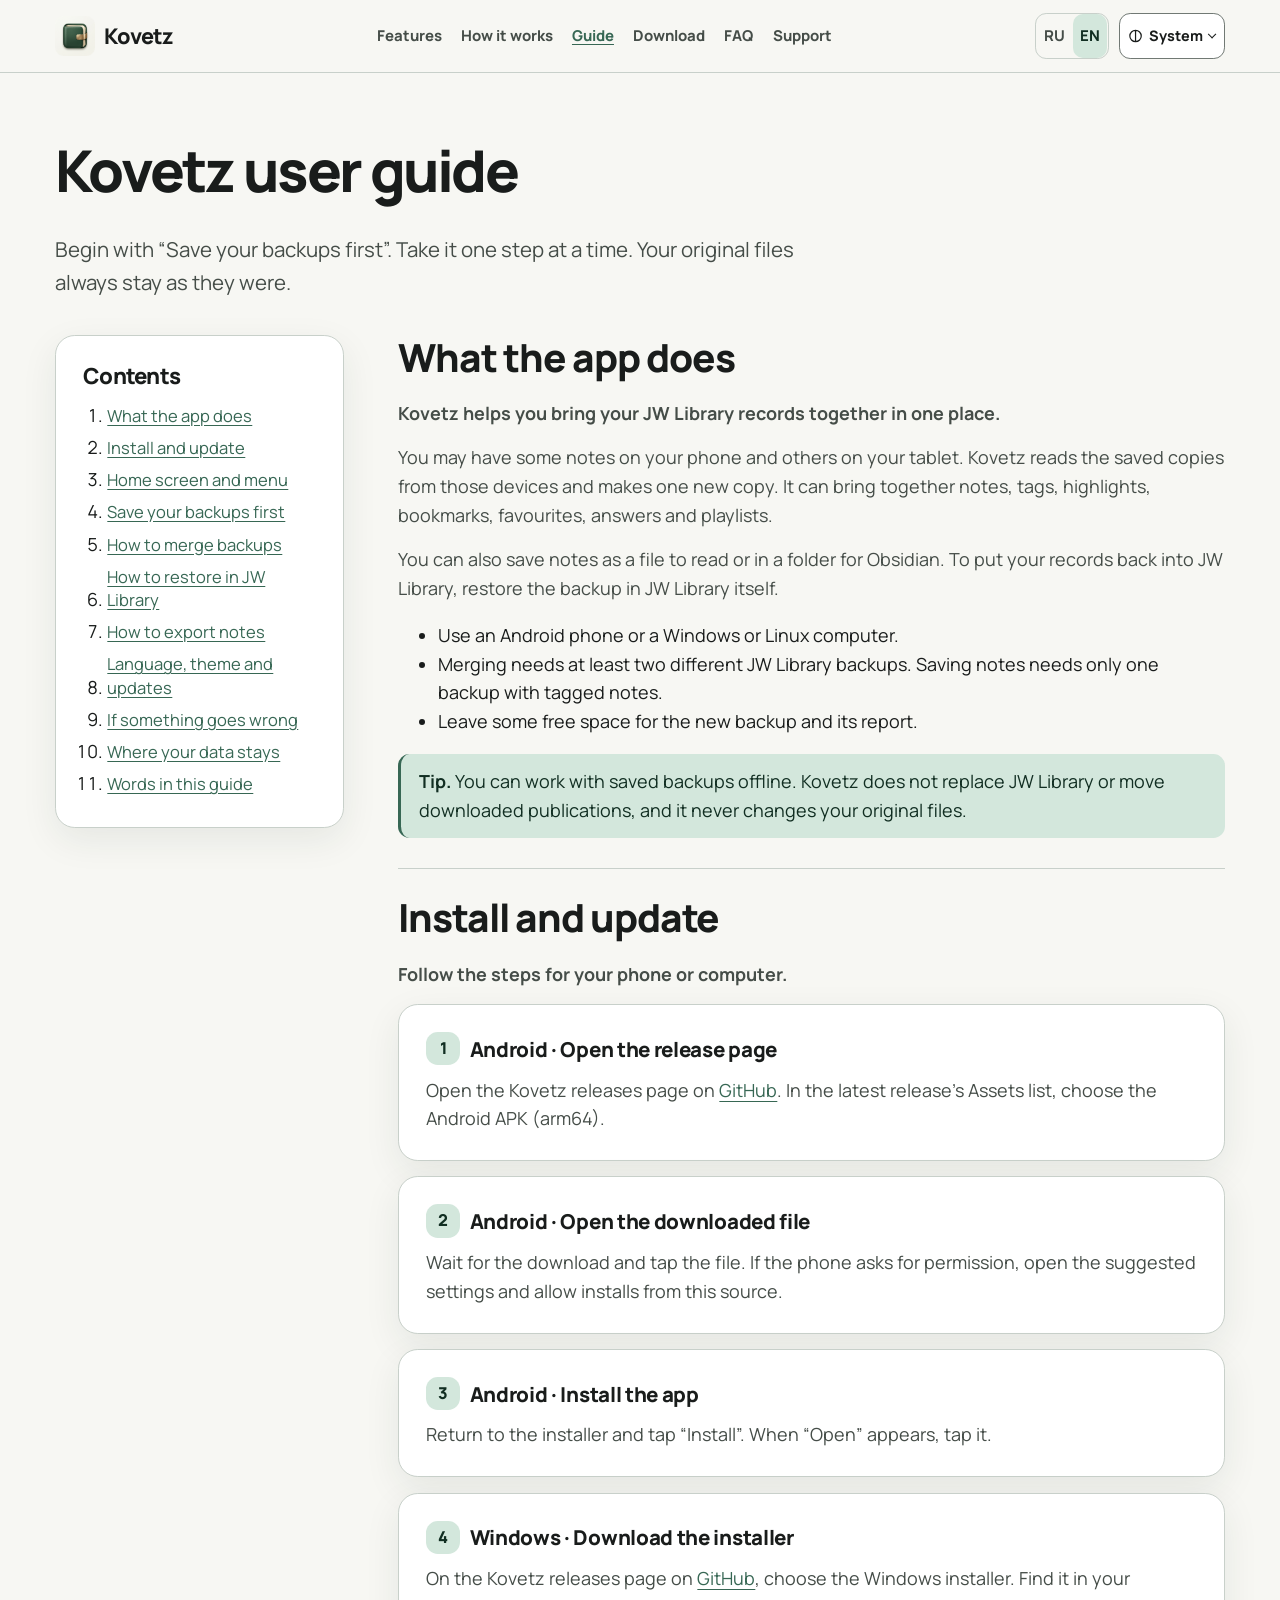
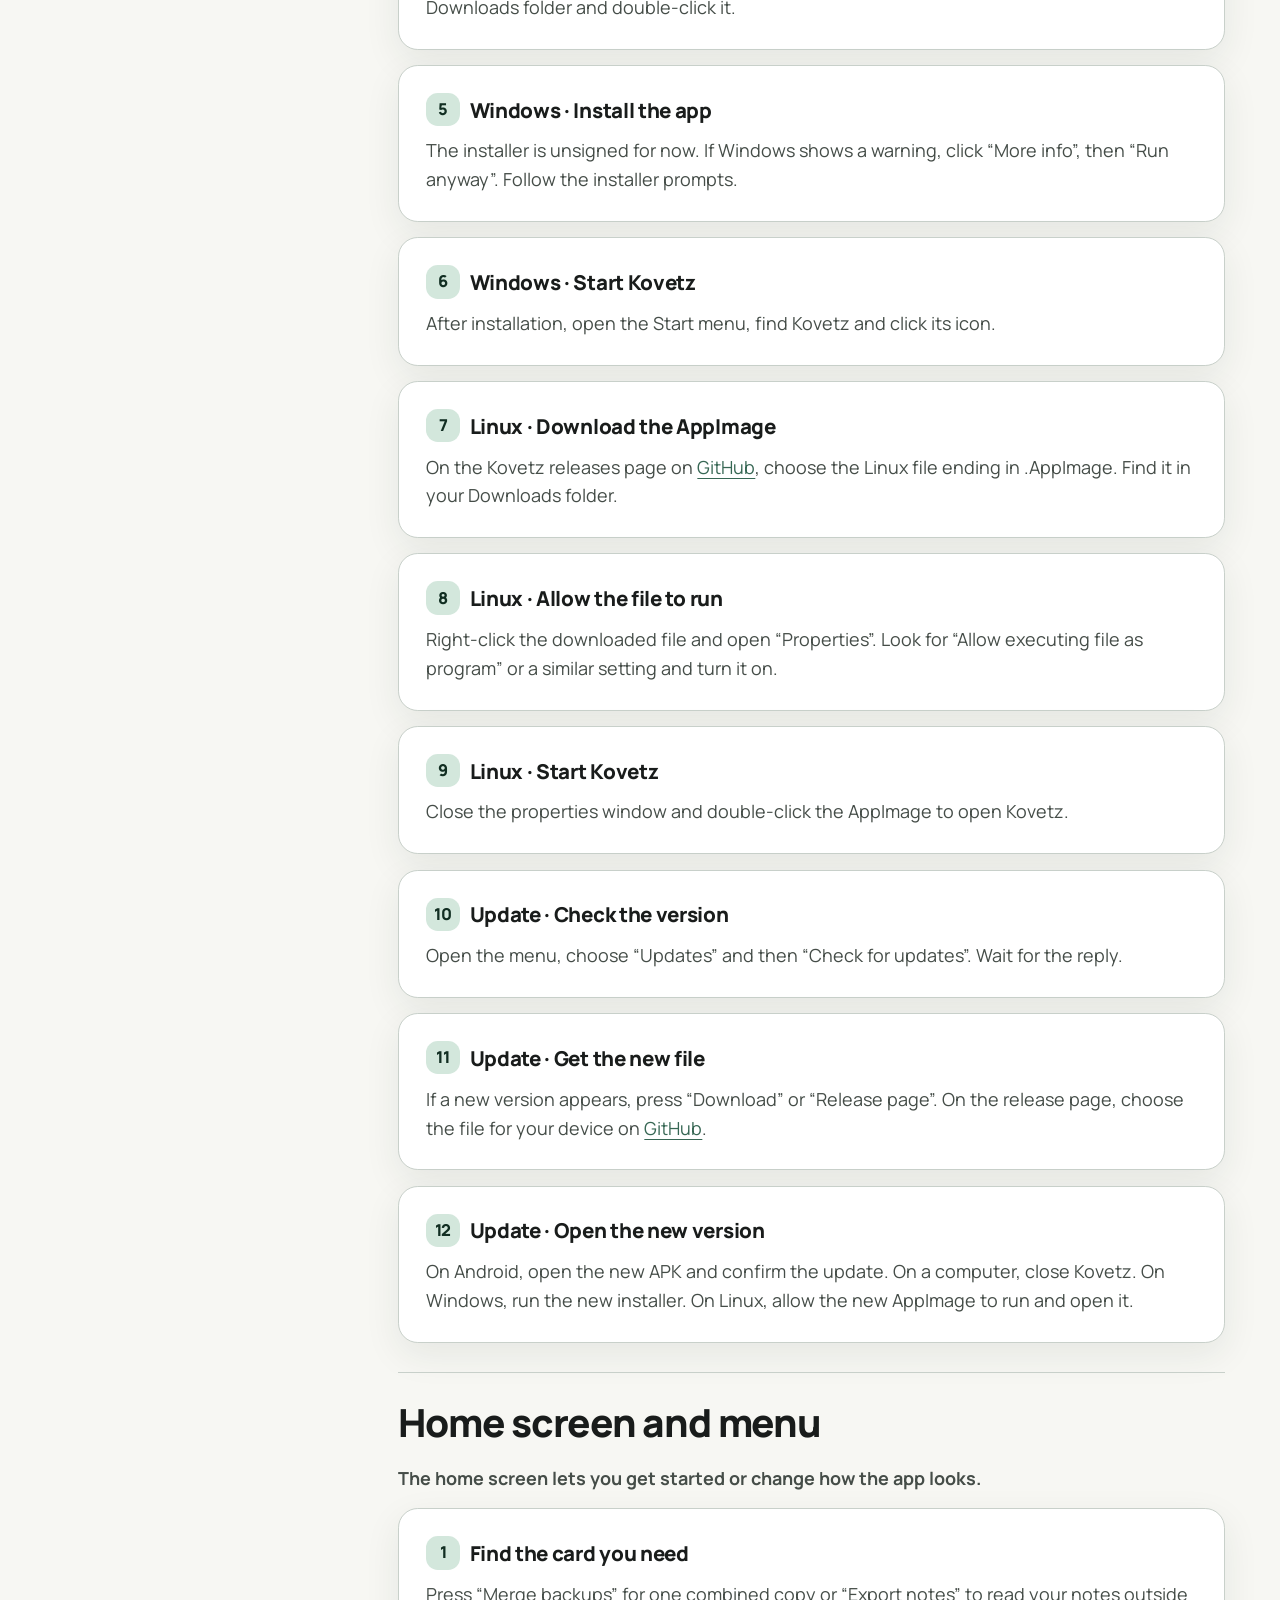
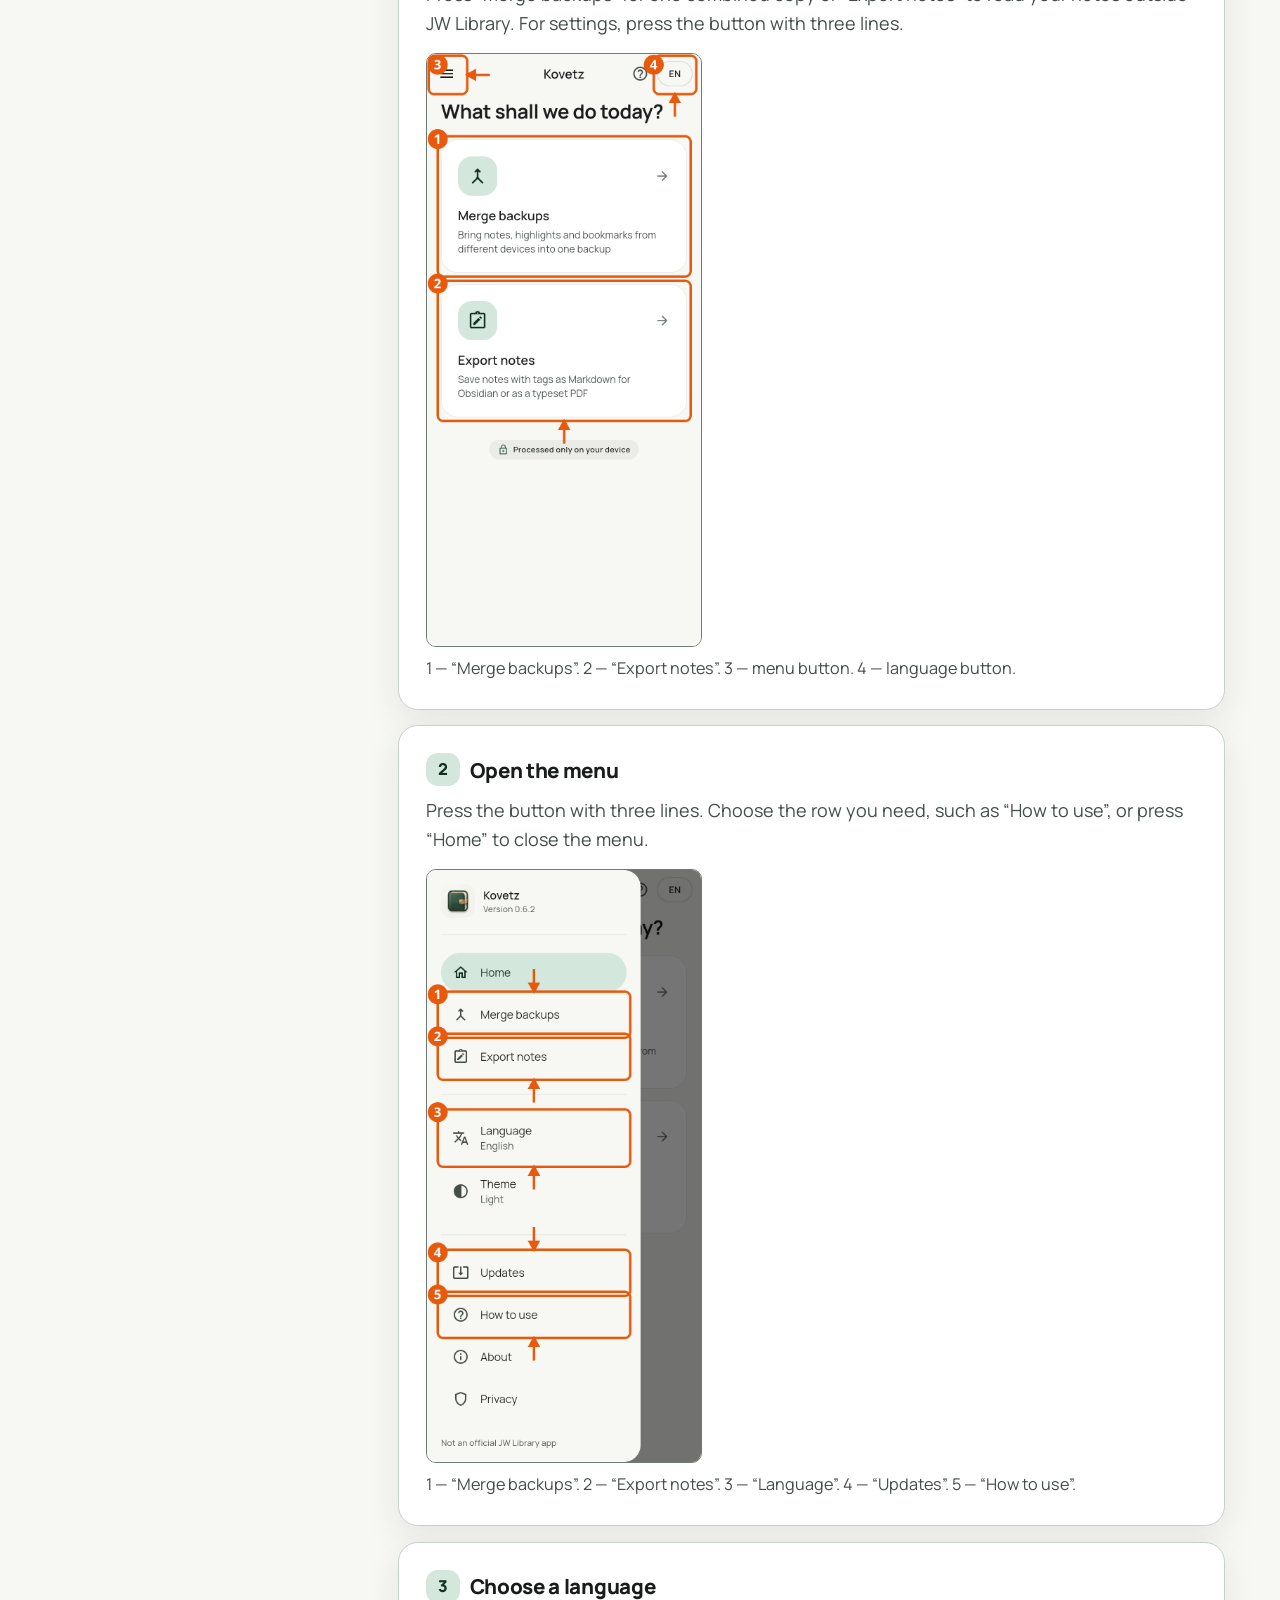
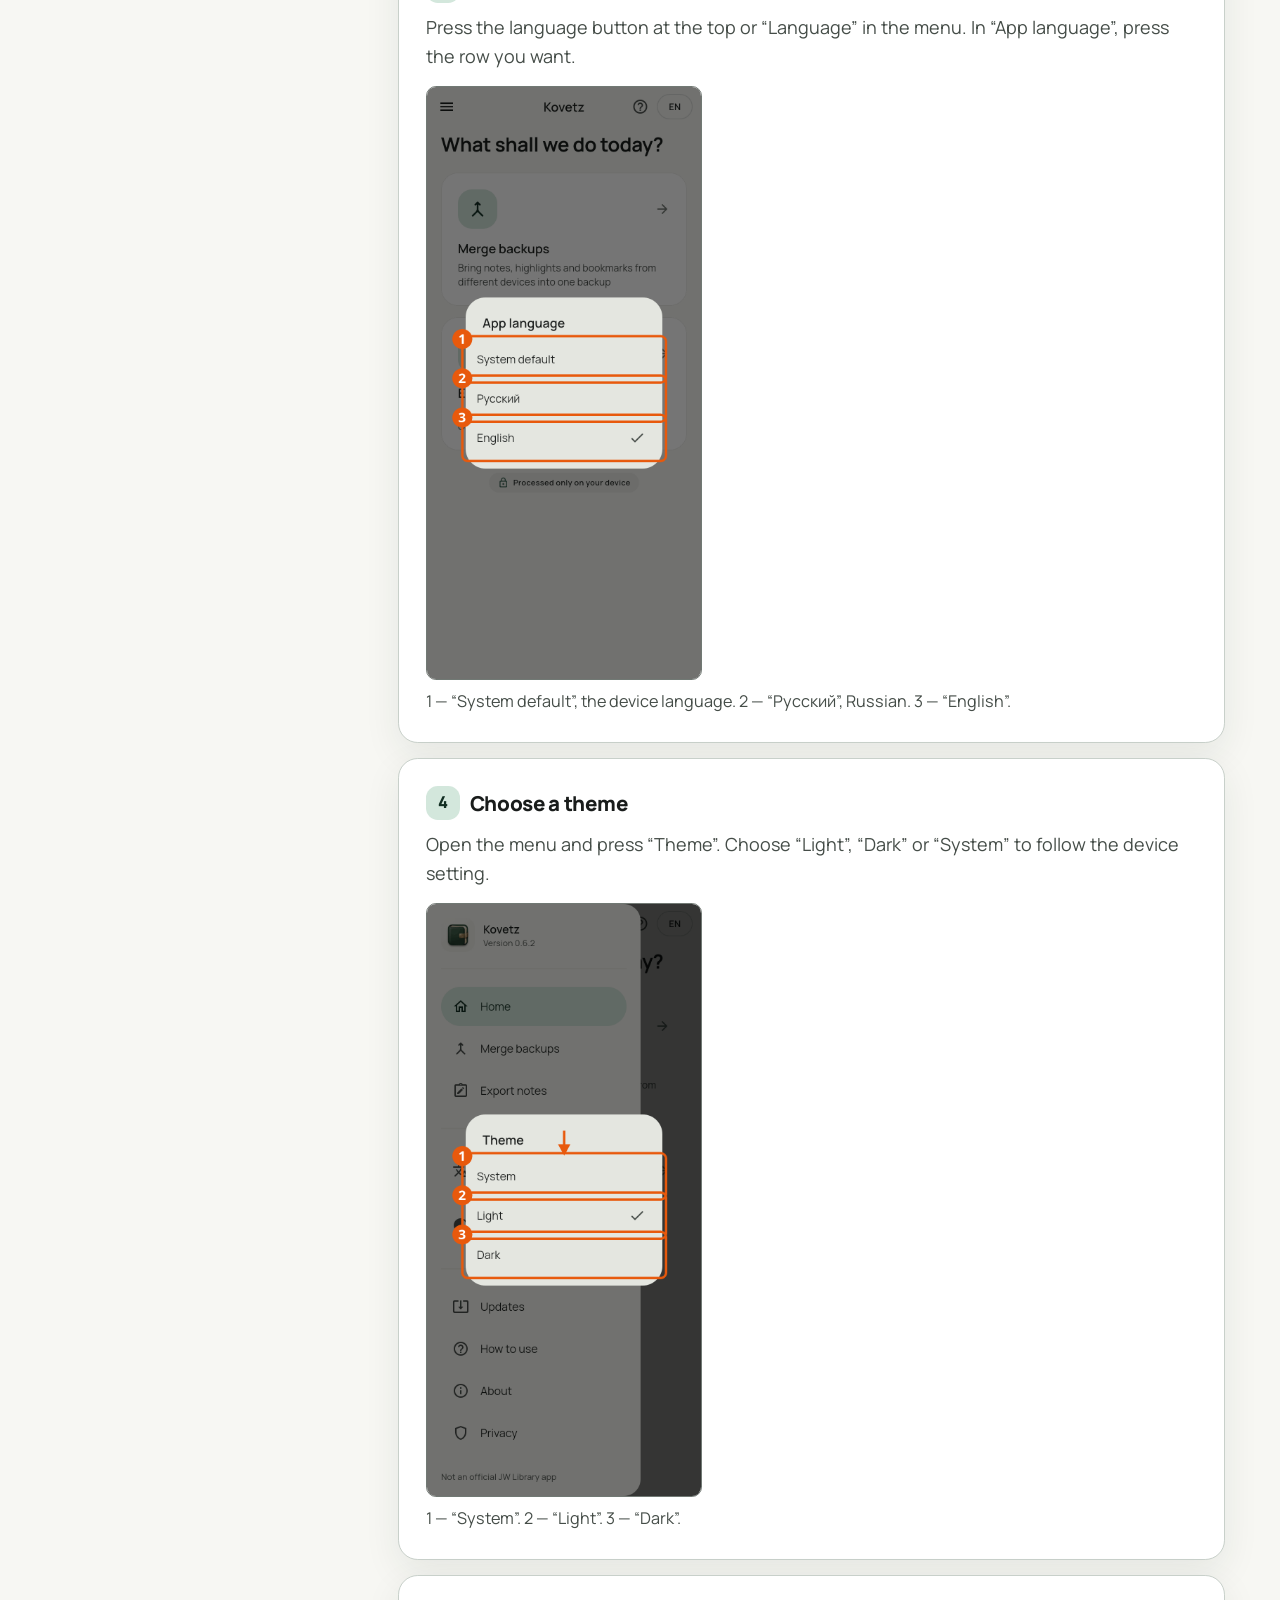
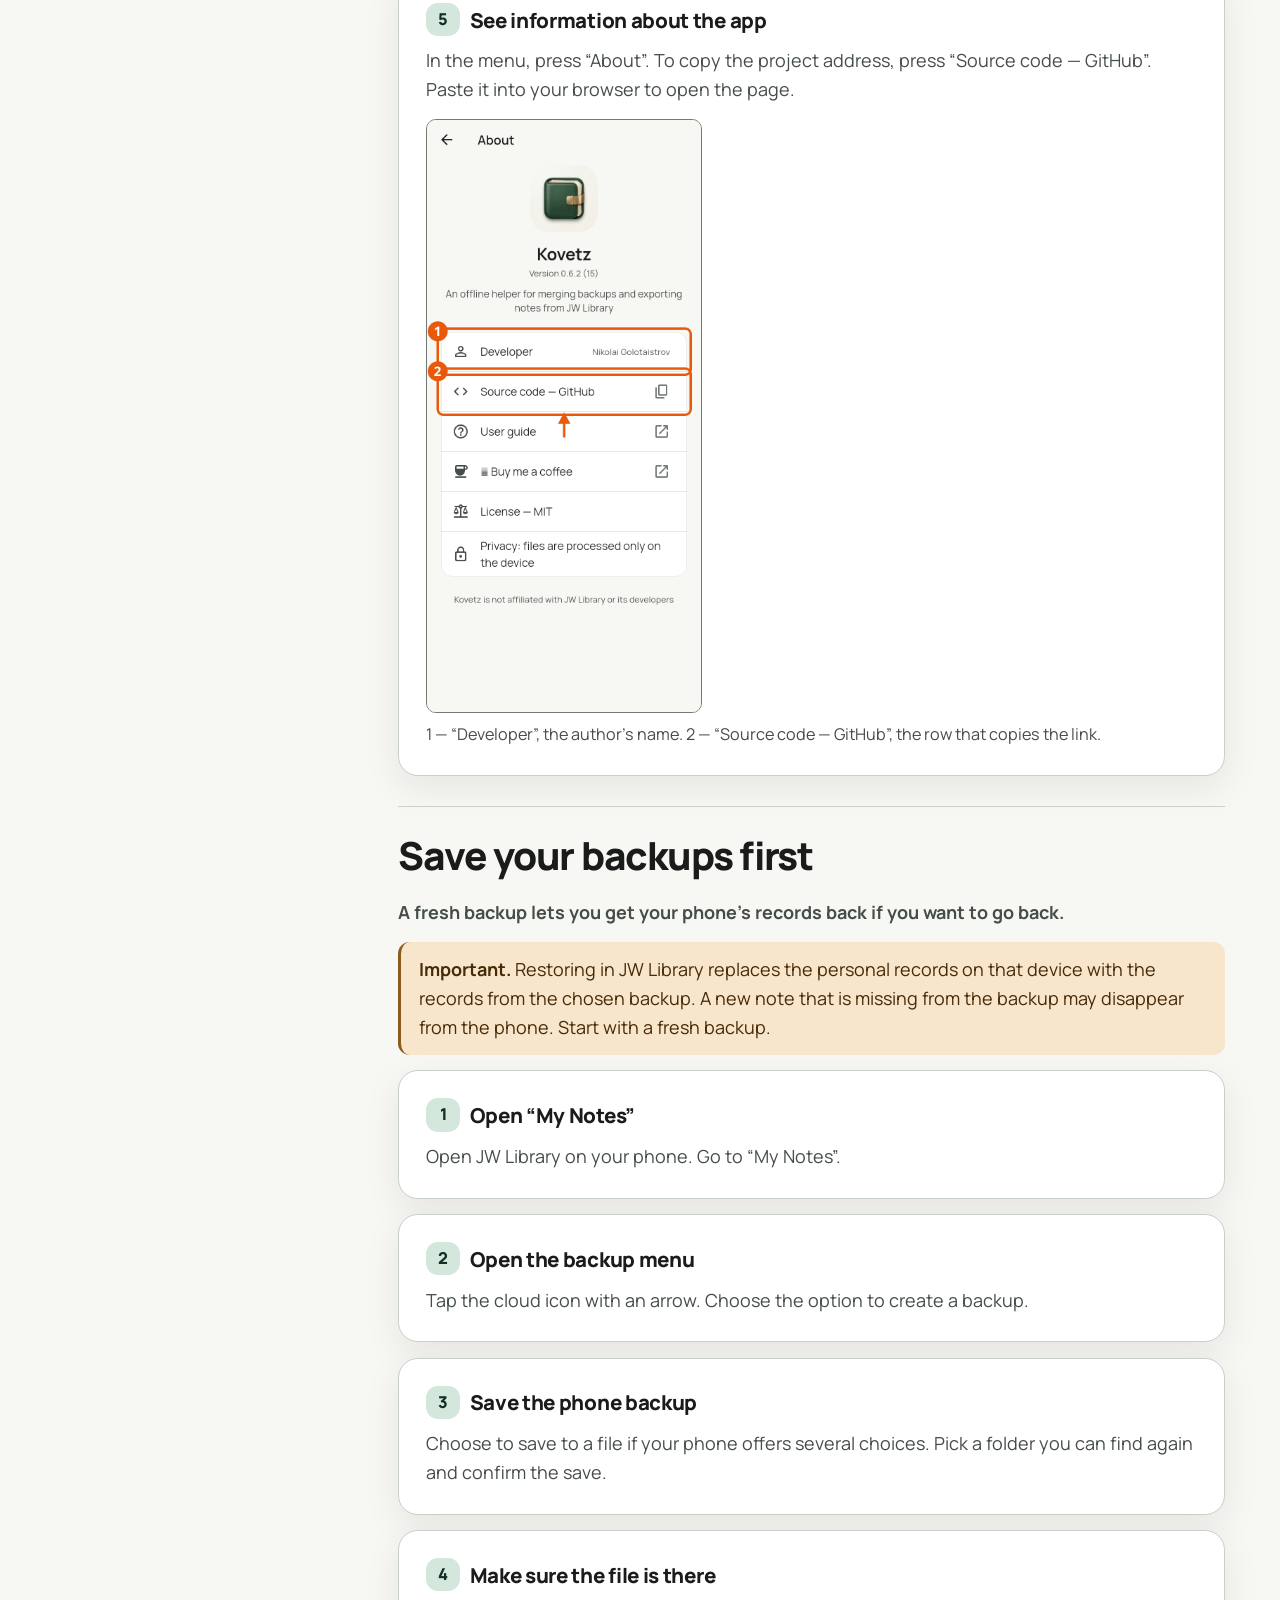
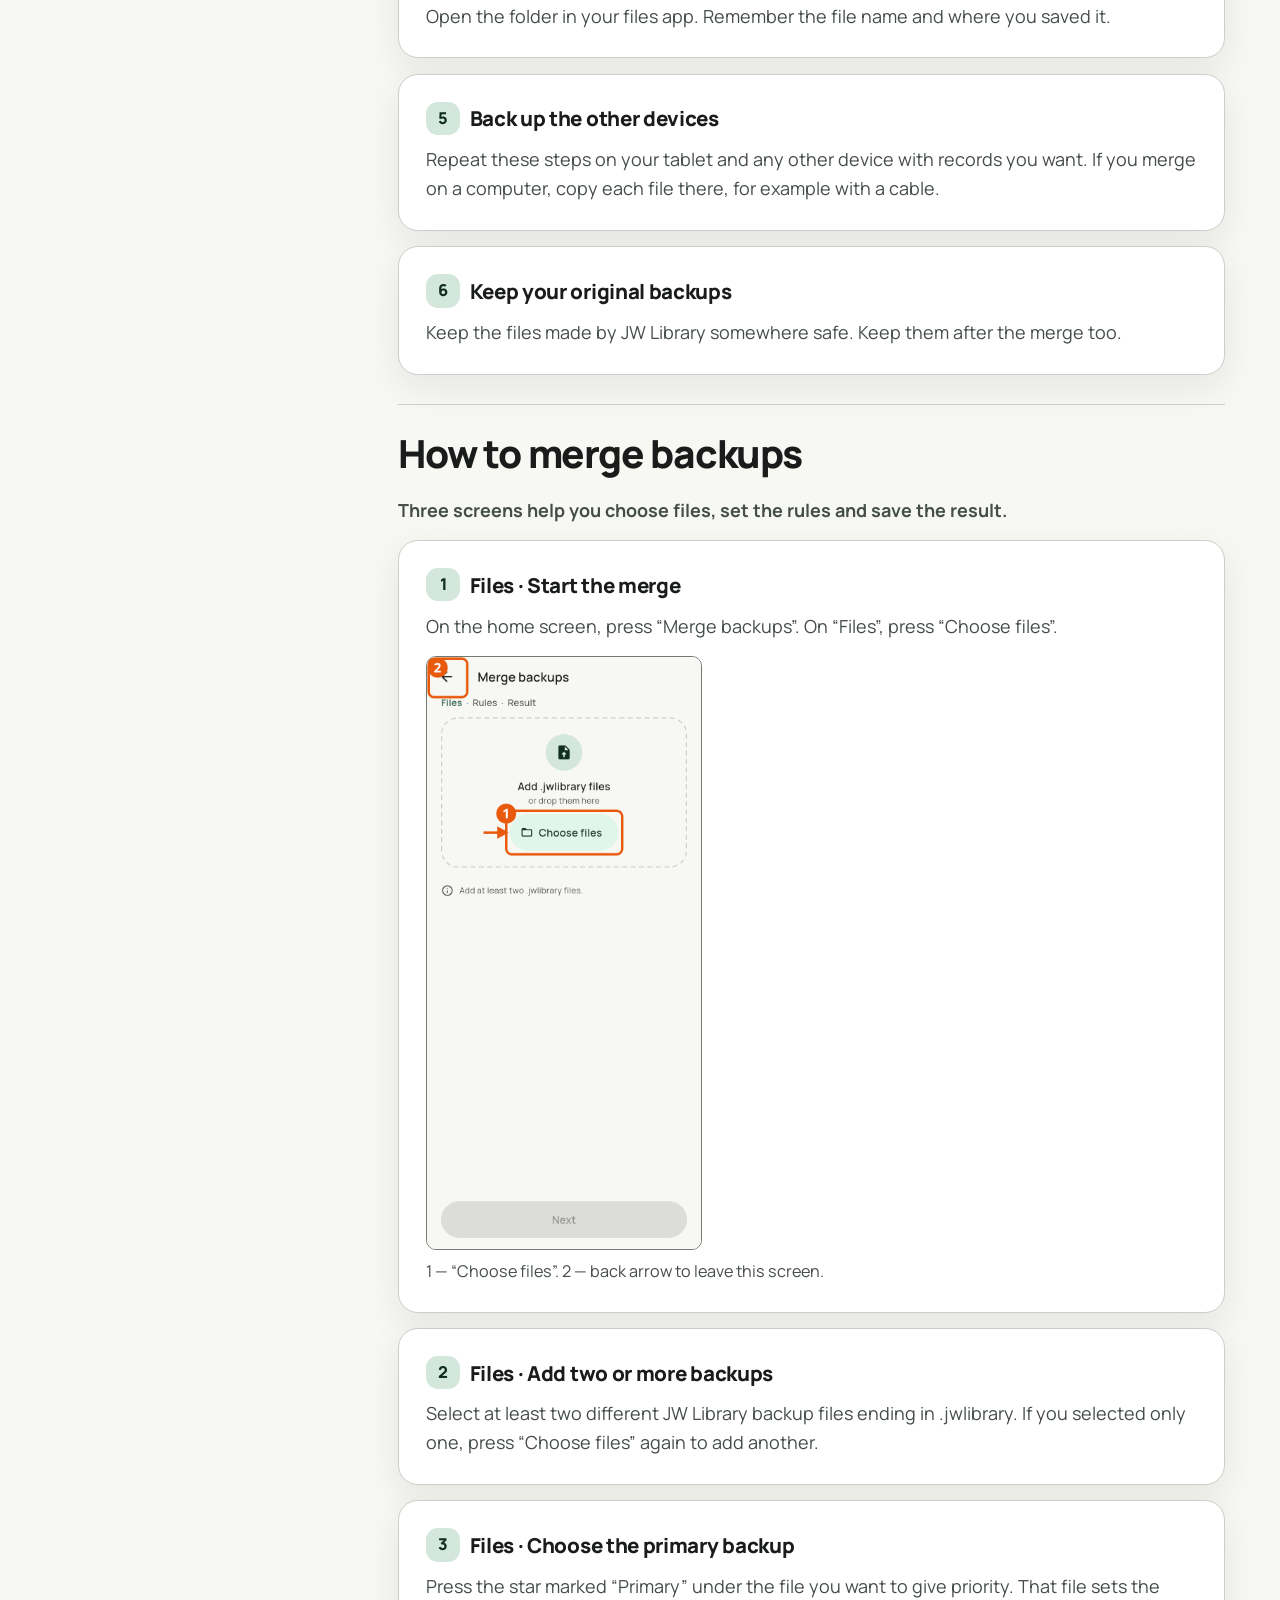
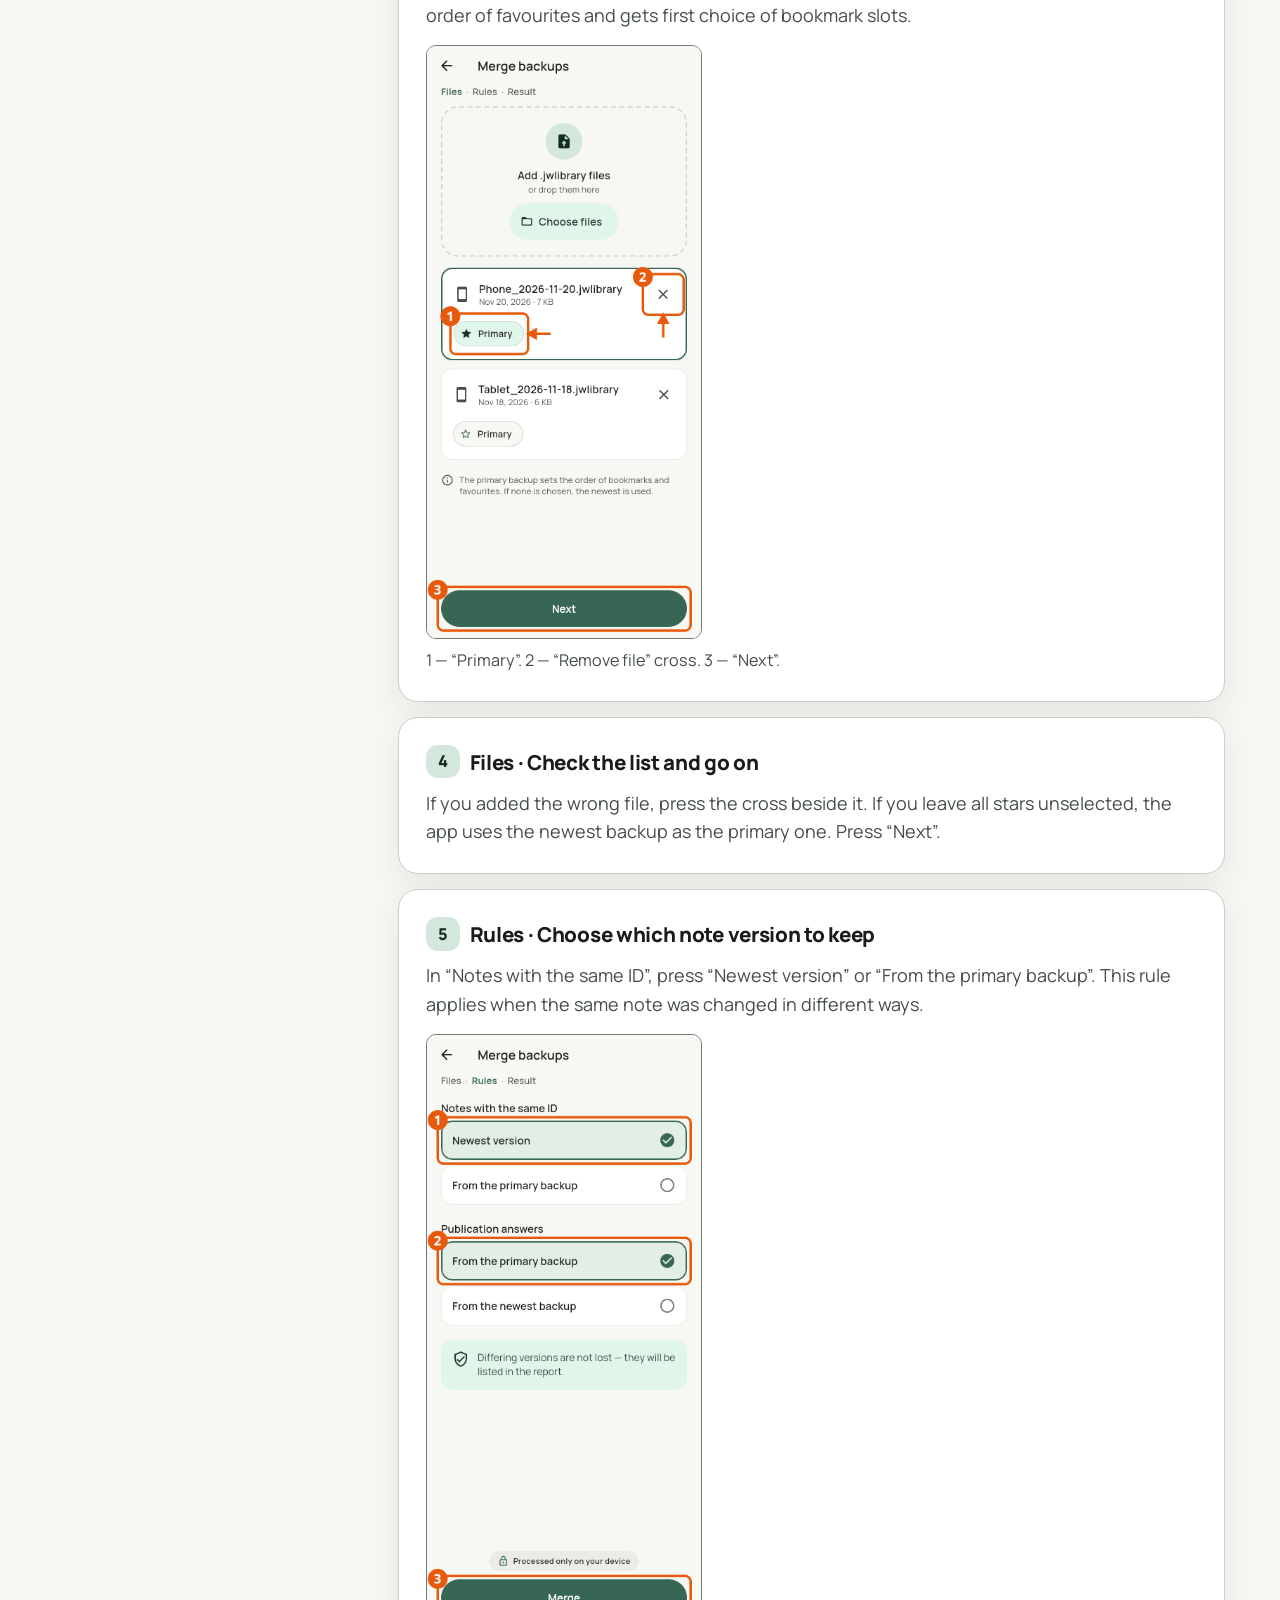
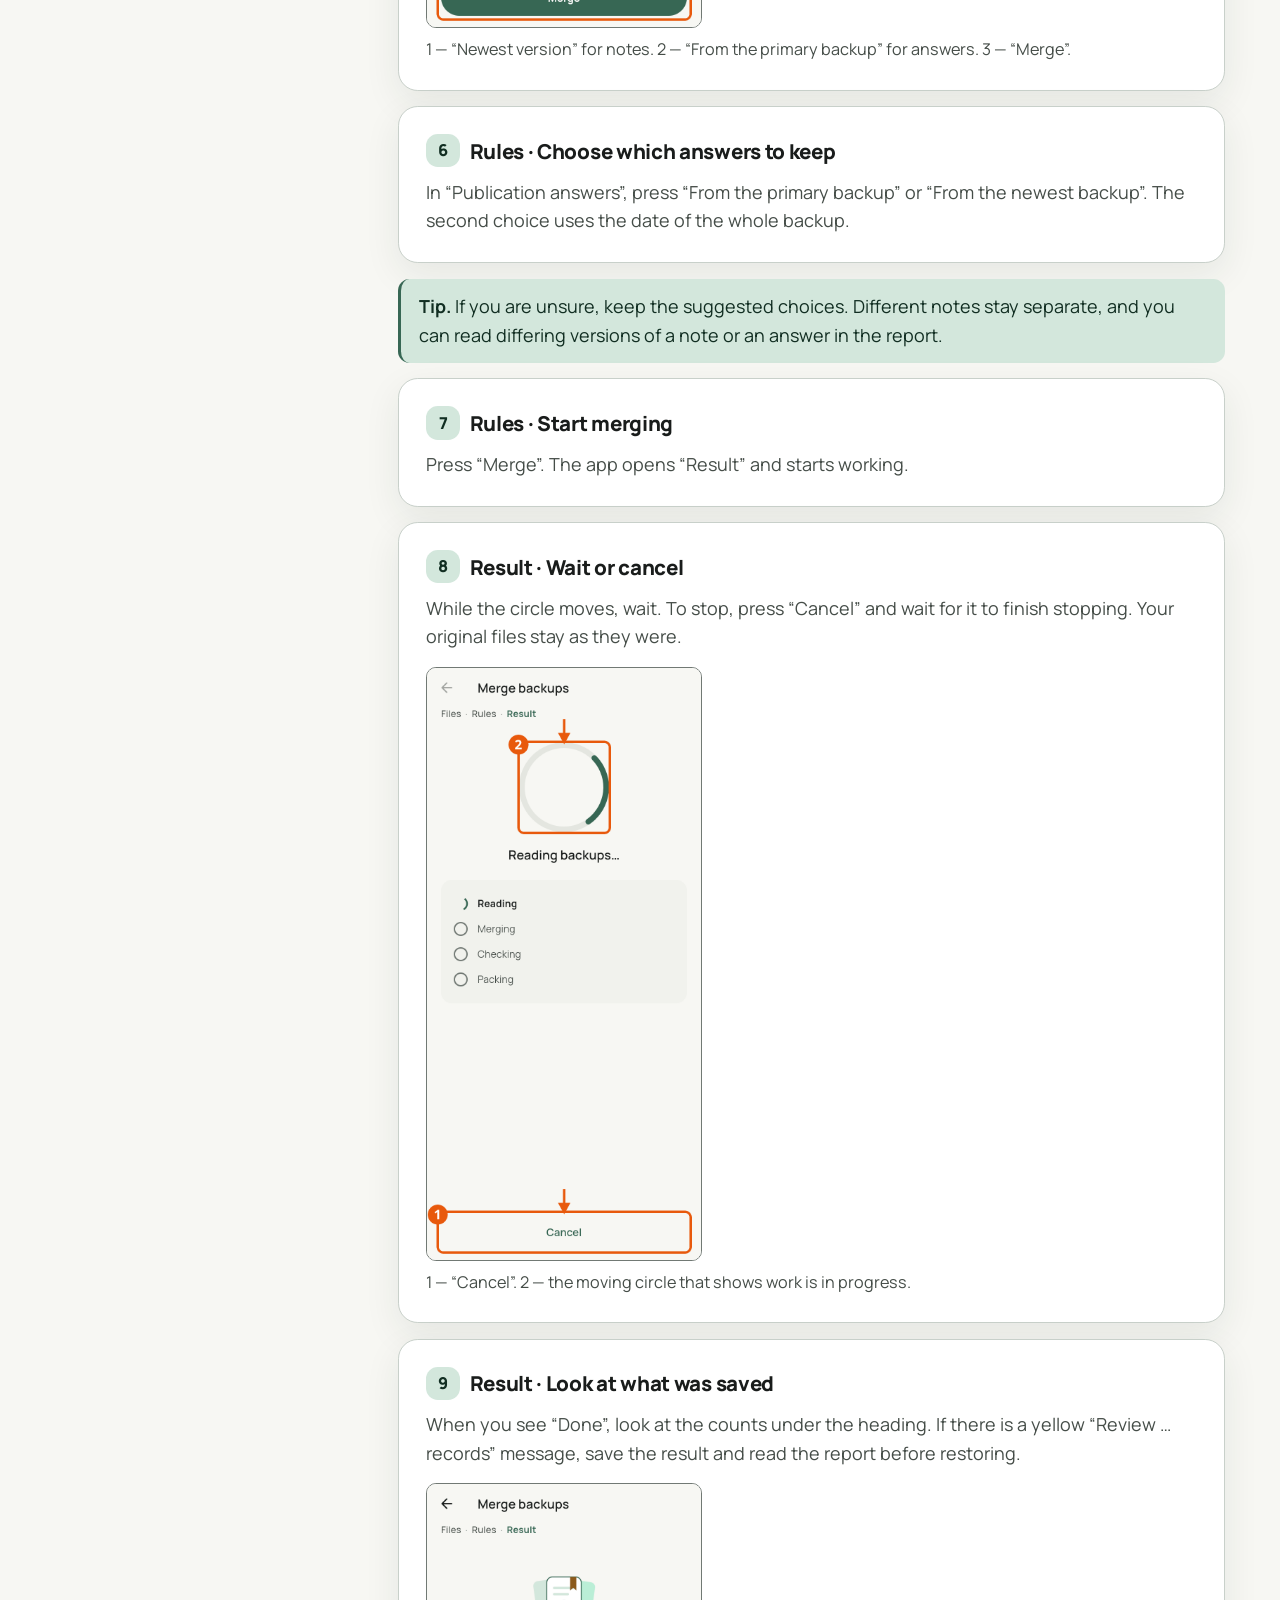
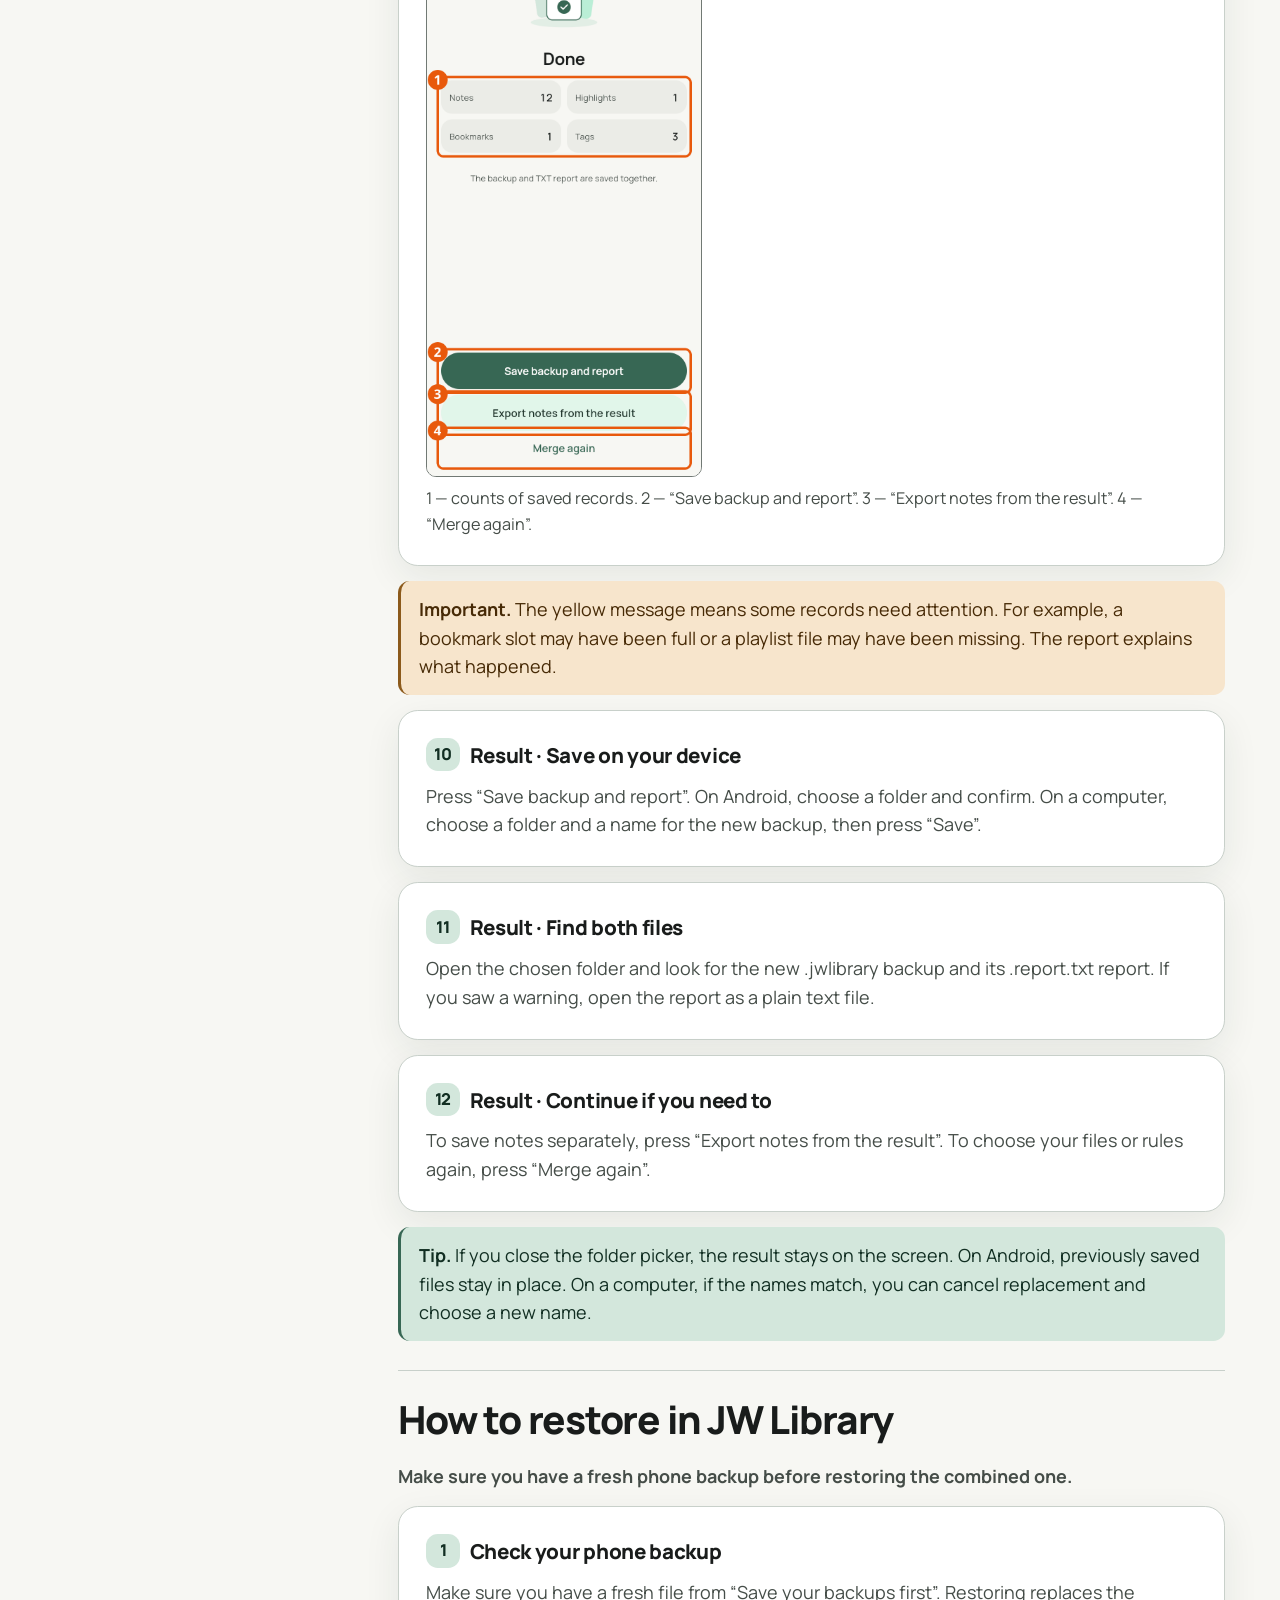
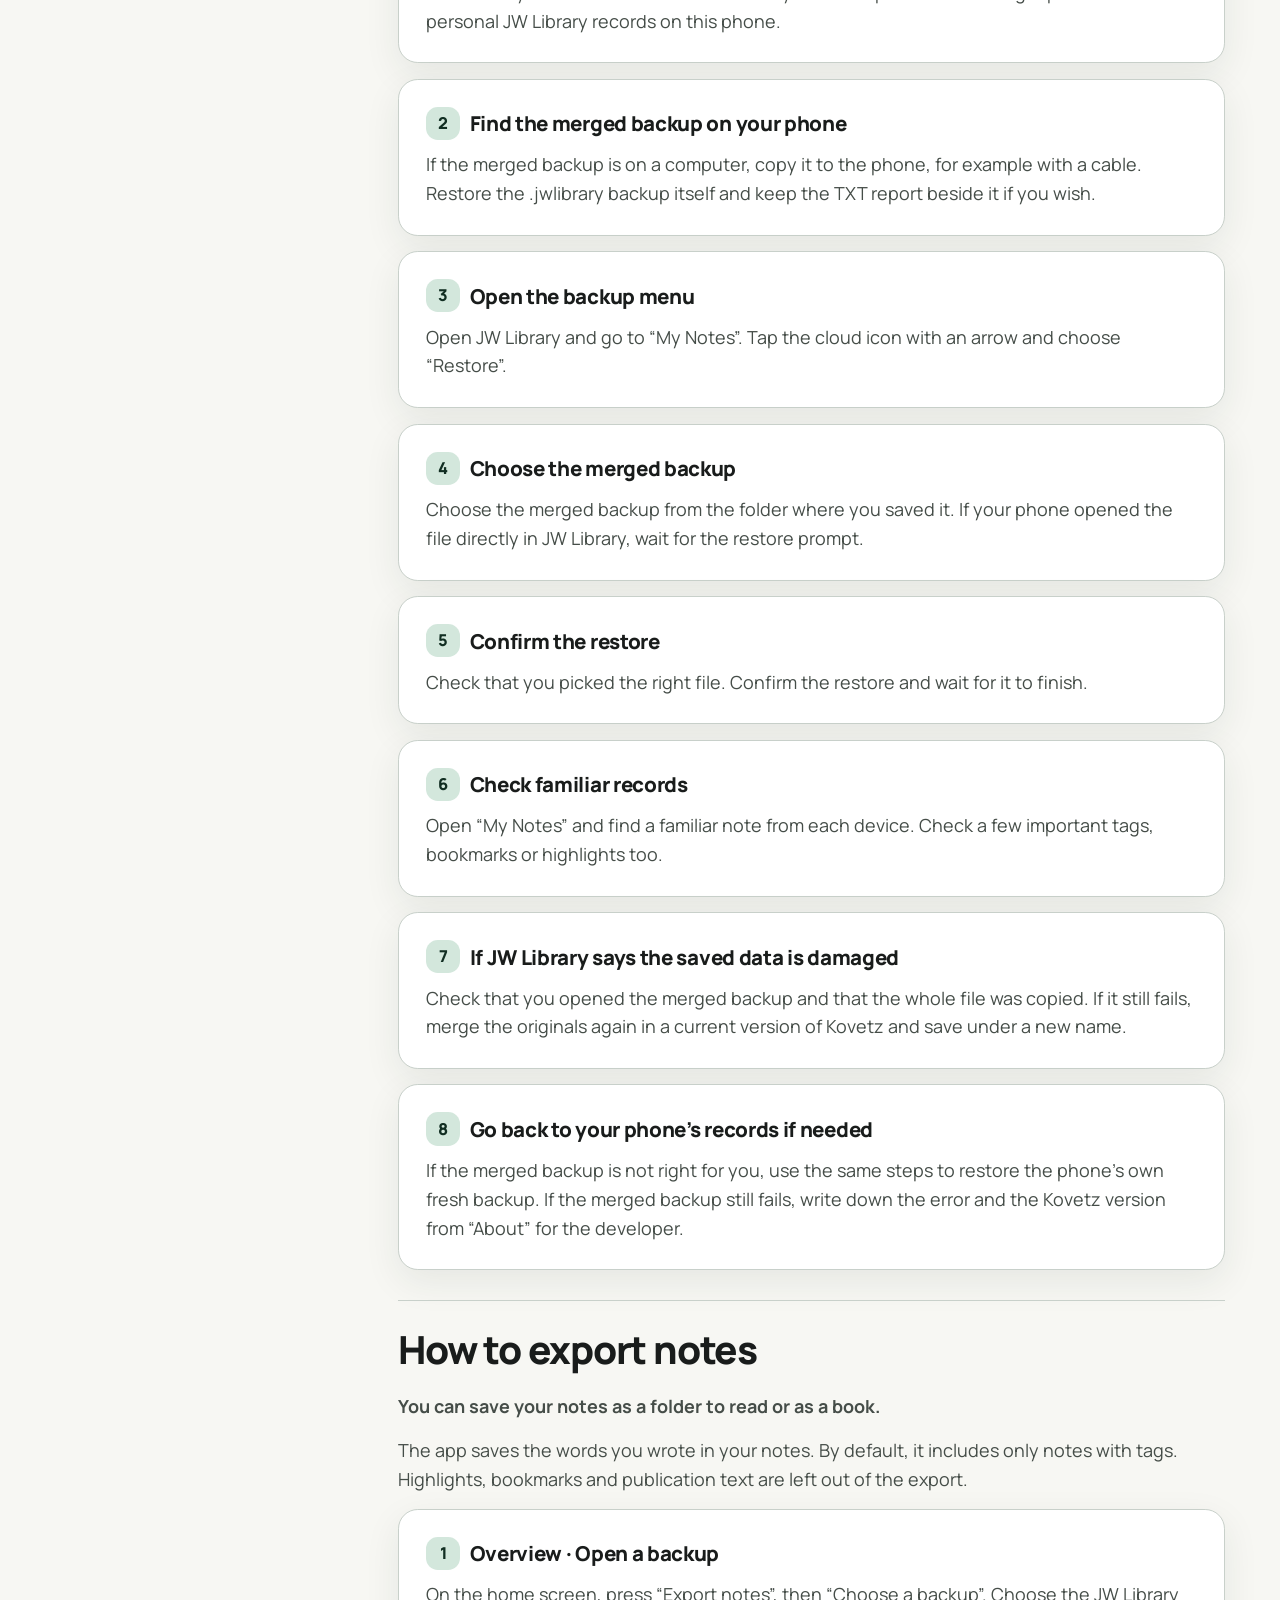
<file: site/en/guide/index.html>
<!doctype html>
<html lang="en">
<head>
  <meta charset="utf-8">
  <meta name="viewport" content="width=device-width, initial-scale=1">
  <meta name="robots" content="index, follow, max-image-preview:large, max-snippet:-1">
  <title>Kovetz user guide · Kovetz</title>
  <meta name="description" content="Begin with “Save your backups first”. Take it one step at a time. Your original files always stay as they were.">
  <link rel="canonical" href="https://pioner14.github.io/kovetz-site/en/guide/">
    <link rel="alternate" hreflang="ru" href="https://pioner14.github.io/kovetz-site/ru/guide/">
    <link rel="alternate" hreflang="en" href="https://pioner14.github.io/kovetz-site/en/guide/">
    <link rel="alternate" hreflang="x-default" href="https://pioner14.github.io/kovetz-site/ru/guide/">
  <meta property="og:type" content="website">
  <meta property="og:site_name" content="Kovetz">
  <meta property="og:locale" content="en_US">
  <meta property="og:title" content="Kovetz user guide · Kovetz">
  <meta property="og:description" content="Begin with “Save your backups first”. Take it one step at a time. Your original files always stay as they were.">
  <meta property="og:url" content="https://pioner14.github.io/kovetz-site/en/guide/">
  <meta property="og:image" content="https://pioner14.github.io/kovetz-site/og.png">
  <meta property="og:image:width" content="1200">
  <meta property="og:image:height" content="630">
  <meta property="og:image:alt" content="Kovetz">
  <meta name="twitter:card" content="summary_large_image">
  <meta name="twitter:title" content="Kovetz user guide · Kovetz">
  <meta name="twitter:description" content="Begin with “Save your backups first”. Take it one step at a time. Your original files always stay as they were.">
  <meta name="twitter:image" content="https://pioner14.github.io/kovetz-site/og.png">
  <link rel="icon" href="../../favicon.ico" sizes="48x48 32x32 16x16">
  <link rel="icon" href="../../favicon-48.png" type="image/png" sizes="48x48">
  <link rel="icon" href="../../favicon-192.png" type="image/png" sizes="192x192">
  <link rel="apple-touch-icon" href="../../apple-touch-icon.png">
  <link rel="manifest" href="../../site.webmanifest">
  <link rel="stylesheet" href="../../style.css">
  <script src="../../site.js" defer></script>


</head>
<body>
<a class="skip-link" href="#main">Skip to content</a>
<header class="site-header">
  <div class="container header-inner">
    <a class="brand" href="../index.html"><img src="../../favicon.svg" alt="Kovetz" width="40" height="40" loading="eager"><span aria-hidden="true">Kovetz</span></a>
    <nav class="main-nav" aria-label="Main navigation">
      <a href="../index.html#features">Features</a>
      <a href="../index.html#steps">How it works</a>
      <a href="index.html" aria-current="page">Guide</a>
      <a href="../index.html#download">Download</a>
      <a href="../index.html#faq">FAQ</a>
      <a href="../index.html#support">Support</a>
    </nav>
    <div class="header-controls">
      <nav class="language-switch" aria-label="Site language">
        <a href="../../ru/guide/index.html" lang="ru" hreflang="ru" aria-label="Русский">RU</a>
        <a href="../../en/guide/index.html" lang="en" hreflang="en" aria-label="English" aria-current="page">EN</a>
      </nav>
      <label class="theme-control" title="Color theme" hidden>
        <svg class="icon" viewBox="0 0 24 24" width="24" height="24" aria-hidden="true" fill="none" stroke="currentColor" stroke-width="1.7" stroke-linecap="round" stroke-linejoin="round"><path d="M12 4a8 8 0 1 0 0 16V4Z M12 4a8 8 0 0 1 0 16"/></svg>
        <select data-theme-select aria-label="Color theme">
          <option value="auto">System</option>
          <option value="light">Light</option>
          <option value="dark">Dark</option>
        </select>
      </label>
      <button class="theme-toggle" type="button" data-theme-toggle aria-label="Dark" aria-pressed="false" title="Color theme" hidden>
        <svg class="icon" viewBox="0 0 24 24" width="24" height="24" aria-hidden="true" fill="none" stroke="currentColor" stroke-width="1.7" stroke-linecap="round" stroke-linejoin="round"><path d="M12 4a8 8 0 1 0 0 16V4Z M12 4a8 8 0 0 1 0 16"/></svg>
      </button>
    </div>
  </div>
</header>
<main class="container guide-layout" id="main" tabindex="-1">
  <div class="guide-intro">
    <h1>Kovetz user guide</h1>
    <p class="lede">Begin with “Save your backups first”. Take it one step at a time. Your original files always stay as they were.</p>
  </div>
  <nav class="contents card" aria-labelledby="contents-title">
    <h2 id="contents-title">Contents</h2>
    <ol>
      <li><a href="#what">What the app does</a></li>
      <li><a href="#install">Install and update</a></li>
      <li><a href="#main_screen">Home screen and menu</a></li>
      <li><a href="#safety">Save your backups first</a></li>
      <li><a href="#merge">How to merge backups</a></li>
      <li><a href="#restore">How to restore in JW Library</a></li>
      <li><a href="#export">How to export notes</a></li>
      <li><a href="#settings">Language, theme and updates</a></li>
      <li><a href="#problems">If something goes wrong</a></li>
      <li><a href="#privacy">Where your data stays</a></li>
      <li><a href="#words">Words in this guide</a></li>
    </ol>
  </nav>
  <div class="guide-chapters">
    <section id="what" aria-labelledby="what-title">
  <h2 id="what-title">What the app does</h2>
  <p class="chapter-summary">Kovetz helps you bring your JW Library records together in one place.</p>
  <p>You may have some notes on your phone and others on your tablet. Kovetz reads the saved copies from those devices and makes one new copy. It can bring together notes, tags, highlights, bookmarks, favourites, answers and playlists.</p>
  <p>You can also save notes as a file to read or in a folder for Obsidian. To put your records back into JW Library, restore the backup in JW Library itself.</p>
  <ul><li>Use an Android phone or a Windows or Linux computer.</li><li>Merging needs at least two different JW Library backups. Saving notes needs only one backup with tagged notes.</li><li>Leave some free space for the new backup and its report.</li></ul>
  <aside class="tip"><p><strong>Tip.</strong> You can work with saved backups offline. Kovetz does not replace JW Library or move downloaded publications, and it never changes your original files.</p></aside>
</section>
    <section id="install" aria-labelledby="install-title">
  <h2 id="install-title">Install and update</h2>
  <p class="chapter-summary">Follow the steps for your phone or computer.</p>
  <article class="step card">
  <h3><span class="step-number">1</span> Android · Open the release page</h3>
  <p>Open the Kovetz releases page on <a href="https://github.com/pioner14/kovetz/releases">GitHub</a>. In the latest release’s Assets list, choose the Android APK (arm64).</p>
  
</article>
  <article class="step card">
  <h3><span class="step-number">2</span> Android · Open the downloaded file</h3>
  <p>Wait for the download and tap the file. If the phone asks for permission, open the suggested settings and allow installs from this source.</p>
  
</article>
  <article class="step card">
  <h3><span class="step-number">3</span> Android · Install the app</h3>
  <p>Return to the installer and tap “Install”. When “Open” appears, tap it.</p>
  
</article>
  <article class="step card">
  <h3><span class="step-number">4</span> Windows · Download the installer</h3>
  <p>On the Kovetz releases page on <a href="https://github.com/pioner14/kovetz/releases">GitHub</a>, choose the Windows installer. Find it in your Downloads folder and double-click it.</p>
  
</article>
  <article class="step card">
  <h3><span class="step-number">5</span> Windows · Install the app</h3>
  <p>The installer is unsigned for now. If Windows shows a warning, click “More info”, then “Run anyway”. Follow the installer prompts.</p>
  
</article>
  <article class="step card">
  <h3><span class="step-number">6</span> Windows · Start Kovetz</h3>
  <p>After installation, open the Start menu, find Kovetz and click its icon.</p>
  
</article>
  <article class="step card">
  <h3><span class="step-number">7</span> Linux · Download the AppImage</h3>
  <p>On the Kovetz releases page on <a href="https://github.com/pioner14/kovetz/releases">GitHub</a>, choose the Linux file ending in .AppImage. Find it in your Downloads folder.</p>
  
</article>
  <article class="step card">
  <h3><span class="step-number">8</span> Linux · Allow the file to run</h3>
  <p>Right-click the downloaded file and open “Properties”. Look for “Allow executing file as program” or a similar setting and turn it on.</p>
  
</article>
  <article class="step card">
  <h3><span class="step-number">9</span> Linux · Start Kovetz</h3>
  <p>Close the properties window and double-click the AppImage to open Kovetz.</p>
  
</article>
  <article class="step card">
  <h3><span class="step-number">10</span> Update · Check the version</h3>
  <p>Open the menu, choose “Updates” and then “Check for updates”. Wait for the reply.</p>
  
</article>
  <article class="step card">
  <h3><span class="step-number">11</span> Update · Get the new file</h3>
  <p>If a new version appears, press “Download” or “Release page”. On the release page, choose the file for your device on <a href="https://github.com/pioner14/kovetz/releases">GitHub</a>.</p>
  
</article>
  <article class="step card">
  <h3><span class="step-number">12</span> Update · Open the new version</h3>
  <p>On Android, open the new APK and confirm the update. On a computer, close Kovetz. On Windows, run the new installer. On Linux, allow the new AppImage to run and open it.</p>
  
</article>
</section>
    <section id="main_screen" aria-labelledby="main_screen-title">
  <h2 id="main_screen-title">Home screen and menu</h2>
  <p class="chapter-summary">The home screen lets you get started or change how the app looks.</p>
  <article class="step card">
  <h3><span class="step-number">1</span> Find the card you need</h3>
  <p>Press “Merge backups” for one combined copy or “Export notes” to read your notes outside JW Library. For settings, press the button with three lines.</p>
  <figure><img src="../../guide/en/home.png" alt="Find the card you need" width="780" height="1688" loading="lazy"><figcaption>1 — “Merge backups”. 2 — “Export notes”. 3 — menu button. 4 — language button.</figcaption></figure>
</article>
  <article class="step card">
  <h3><span class="step-number">2</span> Open the menu</h3>
  <p>Press the button with three lines. Choose the row you need, such as “How to use”, or press “Home” to close the menu.</p>
  <figure><img src="../../guide/en/drawer.png" alt="Open the menu" width="780" height="1688" loading="lazy"><figcaption>1 — “Merge backups”. 2 — “Export notes”. 3 — “Language”. 4 — “Updates”. 5 — “How to use”.</figcaption></figure>
</article>
  <article class="step card">
  <h3><span class="step-number">3</span> Choose a language</h3>
  <p>Press the language button at the top or “Language” in the menu. In “App language”, press the row you want.</p>
  <figure><img src="../../guide/en/language_dialog.png" alt="Choose a language" width="780" height="1688" loading="lazy"><figcaption>1 — “System default”, the device language. 2 — “Русский”, Russian. 3 — “English”.</figcaption></figure>
</article>
  <article class="step card">
  <h3><span class="step-number">4</span> Choose a theme</h3>
  <p>Open the menu and press “Theme”. Choose “Light”, “Dark” or “System” to follow the device setting.</p>
  <figure><img src="../../guide/en/theme_dialog.png" alt="Choose a theme" width="780" height="1688" loading="lazy"><figcaption>1 — “System”. 2 — “Light”. 3 — “Dark”.</figcaption></figure>
</article>
  <article class="step card">
  <h3><span class="step-number">5</span> See information about the app</h3>
  <p>In the menu, press “About”. To copy the project address, press “Source code — GitHub”. Paste it into your browser to open the page.</p>
  <figure><img src="../../guide/en/about.png" alt="See information about the app" width="780" height="1688" loading="lazy"><figcaption>1 — “Developer”, the author’s name. 2 — “Source code — GitHub”, the row that copies the link.</figcaption></figure>
</article>
</section>
    <section id="safety" aria-labelledby="safety-title">
  <h2 id="safety-title">Save your backups first</h2>
  <p class="chapter-summary">A fresh backup lets you get your phone’s records back if you want to go back.</p>
  <aside class="warning"><p><strong>Important.</strong> Restoring in JW Library replaces the personal records on that device with the records from the chosen backup. A new note that is missing from the backup may disappear from the phone. Start with a fresh backup.</p></aside>
  <article class="step card">
  <h3><span class="step-number">1</span> Open “My Notes”</h3>
  <p>Open JW Library on your phone. Go to “My Notes”.</p>
  
</article>
  <article class="step card">
  <h3><span class="step-number">2</span> Open the backup menu</h3>
  <p>Tap the cloud icon with an arrow. Choose the option to create a backup.</p>
  
</article>
  <article class="step card">
  <h3><span class="step-number">3</span> Save the phone backup</h3>
  <p>Choose to save to a file if your phone offers several choices. Pick a folder you can find again and confirm the save.</p>
  
</article>
  <article class="step card">
  <h3><span class="step-number">4</span> Make sure the file is there</h3>
  <p>Open the folder in your files app. Remember the file name and where you saved it.</p>
  
</article>
  <article class="step card">
  <h3><span class="step-number">5</span> Back up the other devices</h3>
  <p>Repeat these steps on your tablet and any other device with records you want. If you merge on a computer, copy each file there, for example with a cable.</p>
  
</article>
  <article class="step card">
  <h3><span class="step-number">6</span> Keep your original backups</h3>
  <p>Keep the files made by JW Library somewhere safe. Keep them after the merge too.</p>
  
</article>
</section>
    <section id="merge" aria-labelledby="merge-title">
  <h2 id="merge-title">How to merge backups</h2>
  <p class="chapter-summary">Three screens help you choose files, set the rules and save the result.</p>
  <article class="step card">
  <h3><span class="step-number">1</span> Files · Start the merge</h3>
  <p>On the home screen, press “Merge backups”. On “Files”, press “Choose files”.</p>
  <figure><img src="../../guide/en/merge_files_empty.png" alt="Files · Start the merge" width="780" height="1688" loading="lazy"><figcaption>1 — “Choose files”. 2 — back arrow to leave this screen.</figcaption></figure>
</article>
  <article class="step card">
  <h3><span class="step-number">2</span> Files · Add two or more backups</h3>
  <p>Select at least two different JW Library backup files ending in .jwlibrary. If you selected only one, press “Choose files” again to add another.</p>
  
</article>
  <article class="step card">
  <h3><span class="step-number">3</span> Files · Choose the primary backup</h3>
  <p>Press the star marked “Primary” under the file you want to give priority. That file sets the order of favourites and gets first choice of bookmark slots.</p>
  <figure><img src="../../guide/en/merge_files_two.png" alt="Files · Choose the primary backup" width="780" height="1688" loading="lazy"><figcaption>1 — “Primary”. 2 — “Remove file” cross. 3 — “Next”.</figcaption></figure>
</article>
  <article class="step card">
  <h3><span class="step-number">4</span> Files · Check the list and go on</h3>
  <p>If you added the wrong file, press the cross beside it. If you leave all stars unselected, the app uses the newest backup as the primary one. Press “Next”.</p>
  
</article>
  <article class="step card">
  <h3><span class="step-number">5</span> Rules · Choose which note version to keep</h3>
  <p>In “Notes with the same ID”, press “Newest version” or “From the primary backup”. This rule applies when the same note was changed in different ways.</p>
  <figure><img src="../../guide/en/merge_rules.png" alt="Rules · Choose which note version to keep" width="780" height="1688" loading="lazy"><figcaption>1 — “Newest version” for notes. 2 — “From the primary backup” for answers. 3 — “Merge”.</figcaption></figure>
</article>
  <article class="step card">
  <h3><span class="step-number">6</span> Rules · Choose which answers to keep</h3>
  <p>In “Publication answers”, press “From the primary backup” or “From the newest backup”. The second choice uses the date of the whole backup.</p>
  
</article>
  <aside class="tip"><p><strong>Tip.</strong> If you are unsure, keep the suggested choices. Different notes stay separate, and you can read differing versions of a note or an answer in the report.</p></aside>
  <article class="step card">
  <h3><span class="step-number">7</span> Rules · Start merging</h3>
  <p>Press “Merge”. The app opens “Result” and starts working.</p>
  
</article>
  <article class="step card">
  <h3><span class="step-number">8</span> Result · Wait or cancel</h3>
  <p>While the circle moves, wait. To stop, press “Cancel” and wait for it to finish stopping. Your original files stay as they were.</p>
  <figure><img src="../../guide/en/merge_progress.png" alt="Result · Wait or cancel" width="780" height="1688" loading="lazy"><figcaption>1 — “Cancel”. 2 — the moving circle that shows work is in progress.</figcaption></figure>
</article>
  <article class="step card">
  <h3><span class="step-number">9</span> Result · Look at what was saved</h3>
  <p>When you see “Done”, look at the counts under the heading. If there is a yellow “Review … records” message, save the result and read the report before restoring.</p>
  <figure><img src="../../guide/en/merge_done.png" alt="Result · Look at what was saved" width="780" height="1688" loading="lazy"><figcaption>1 — counts of saved records. 2 — “Save backup and report”. 3 — “Export notes from the result”. 4 — “Merge again”.</figcaption></figure>
</article>
  <aside class="warning"><p><strong>Important.</strong> The yellow message means some records need attention. For example, a bookmark slot may have been full or a playlist file may have been missing. The report explains what happened.</p></aside>
  <article class="step card">
  <h3><span class="step-number">10</span> Result · Save on your device</h3>
  <p>Press “Save backup and report”. On Android, choose a folder and confirm. On a computer, choose a folder and a name for the new backup, then press “Save”.</p>
  
</article>
  <article class="step card">
  <h3><span class="step-number">11</span> Result · Find both files</h3>
  <p>Open the chosen folder and look for the new .jwlibrary backup and its .report.txt report. If you saw a warning, open the report as a plain text file.</p>
  
</article>
  <article class="step card">
  <h3><span class="step-number">12</span> Result · Continue if you need to</h3>
  <p>To save notes separately, press “Export notes from the result”. To choose your files or rules again, press “Merge again”.</p>
  
</article>
  <aside class="tip"><p><strong>Tip.</strong> If you close the folder picker, the result stays on the screen. On Android, previously saved files stay in place. On a computer, if the names match, you can cancel replacement and choose a new name.</p></aside>
</section>
    <section id="restore" aria-labelledby="restore-title">
  <h2 id="restore-title">How to restore in JW Library</h2>
  <p class="chapter-summary">Make sure you have a fresh phone backup before restoring the combined one.</p>
  <article class="step card">
  <h3><span class="step-number">1</span> Check your phone backup</h3>
  <p>Make sure you have a fresh file from “Save your backups first”. Restoring replaces the personal JW Library records on this phone.</p>
  
</article>
  <article class="step card">
  <h3><span class="step-number">2</span> Find the merged backup on your phone</h3>
  <p>If the merged backup is on a computer, copy it to the phone, for example with a cable. Restore the .jwlibrary backup itself and keep the TXT report beside it if you wish.</p>
  
</article>
  <article class="step card">
  <h3><span class="step-number">3</span> Open the backup menu</h3>
  <p>Open JW Library and go to “My Notes”. Tap the cloud icon with an arrow and choose “Restore”.</p>
  
</article>
  <article class="step card">
  <h3><span class="step-number">4</span> Choose the merged backup</h3>
  <p>Choose the merged backup from the folder where you saved it. If your phone opened the file directly in JW Library, wait for the restore prompt.</p>
  
</article>
  <article class="step card">
  <h3><span class="step-number">5</span> Confirm the restore</h3>
  <p>Check that you picked the right file. Confirm the restore and wait for it to finish.</p>
  
</article>
  <article class="step card">
  <h3><span class="step-number">6</span> Check familiar records</h3>
  <p>Open “My Notes” and find a familiar note from each device. Check a few important tags, bookmarks or highlights too.</p>
  
</article>
  <article class="step card">
  <h3><span class="step-number">7</span> If JW Library says the saved data is damaged</h3>
  <p>Check that you opened the merged backup and that the whole file was copied. If it still fails, merge the originals again in a current version of Kovetz and save under a new name.</p>
  
</article>
  <article class="step card">
  <h3><span class="step-number">8</span> Go back to your phone’s records if needed</h3>
  <p>If the merged backup is not right for you, use the same steps to restore the phone’s own fresh backup. If the merged backup still fails, write down the error and the Kovetz version from “About” for the developer.</p>
  
</article>
</section>
    <section id="export" aria-labelledby="export-title">
  <h2 id="export-title">How to export notes</h2>
  <p class="chapter-summary">You can save your notes as a folder to read or as a book.</p>
  <p>The app saves the words you wrote in your notes. By default, it includes only notes with tags. Highlights, bookmarks and publication text are left out of the export.</p>
  <article class="step card">
  <h3><span class="step-number">1</span> Overview · Open a backup</h3>
  <p>On the home screen, press “Export notes”, then “Choose a backup”. Choose the JW Library file and wait for the list.</p>
  
</article>
  <article class="step card">
  <h3><span class="step-number">2</span> Overview · Or use the merged backup</h3>
  <p>On the “Done” screen, press “Export notes from the result”. If you opened a regular backup and want a different one, press “Change”.</p>
  
</article>
  <article class="step card">
  <h3><span class="step-number">3</span> Overview · Find a note</h3>
  <p>Press “Search notes” and type a word. Press a tag below the search box to see notes with that label.</p>
  <figure><img src="../../guide/en/export_overview.png" alt="Overview · Find a note" width="780" height="1688" loading="lazy"><figcaption>1 — “Search notes”. 2 — the first tag and its note count. 3 — the first note card. 4 — “Export”.</figcaption></figure>
</article>
  <article class="step card">
  <h3><span class="step-number">4</span> Overview · Go to export</h3>
  <p>To clear the search, press the “Clear” cross, and to clear a tag filter, press the same tag again. Press “Export”. Search and tag choices only change the list you see.</p>
  
</article>
  <article class="step card">
  <h3><span class="step-number">5</span> Markdown · Choose the format</h3>
  <p>Press “Markdown for Obsidian”. If you also want untagged notes, turn on “Include notes without tags”.</p>
  <figure><img src="../../guide/en/export_format.png" alt="Markdown · Choose the format" width="780" height="1688" loading="lazy"><figcaption>1 — “Markdown for Obsidian”. 2 — “PDF”. 3 — “Include notes without tags”. 4 — “Create”.</figcaption></figure>
</article>
  <article class="step card">
  <h3><span class="step-number">6</span> Markdown · Save the export</h3>
  <p>Press “Create”. On a computer, choose where to make the new folder, or on Android choose where to save the ZIP.</p>
  
</article>
  <article class="step card">
  <h3><span class="step-number">7</span> Markdown · Unzip on your phone</h3>
  <p>On Android, find the ZIP in your files app. Open it and choose “Extract” or a similar button. On a computer, the folder is already ready.</p>
  
</article>
  <article class="step card">
  <h3><span class="step-number">8</span> Markdown · Open the folder in Obsidian</h3>
  <p>Open Obsidian and choose “Open folder as vault”. Pick the whole export folder, the one that contains “Index”.</p>
  
</article>
  <article class="step card">
  <h3><span class="step-number">9</span> Markdown · Open “Index”</h3>
  <p>Press “Index” to browse the tags. “Notes” has one file per note, and “Tags” has lists of notes by topic.</p>
  
</article>
  <article class="step card">
  <h3><span class="step-number">10</span> PDF · Choose the book</h3>
  <p>On the format screen, press “PDF”. For an “Untagged” section in the book, turn on “Include notes without tags”.</p>
  
</article>
  <article class="step card">
  <h3><span class="step-number">11</span> PDF · Choose the order and save the book</h3>
  <p>Under “Order inside a tag”, press “By Bible and publication” or “By date”, from older notes to newer ones. Press “Create”. Wait for the save window and choose where to put the file.</p>
  <figure><img src="../../guide/en/export_pdf_options.png" alt="PDF · Choose the order and save the book" width="780" height="1688" loading="lazy"><figcaption>1 — the two choices for the order inside a tag. 2 — “Create”.</figcaption></figure>
</article>
  <aside class="tip"><p><strong>Tip.</strong> A book of about 1,700 notes can take around 10 seconds to make. It may take longer on a slower device.</p></aside>
  <article class="step card">
  <h3><span class="step-number">12</span> PDF · Open the cover and contents</h3>
  <p>Open the saved PDF. To go to a topic, press the tag name in “Contents by tag” or find the page yourself.</p>
  <figure><img src="../../guide/en/pdf_cover.png" alt="PDF · Open the cover and contents" width="579" height="819" loading="lazy"><figcaption>1 — the book title on the cover. 2 — the contents with the list of tags.</figcaption></figure>
</article>
  <article class="step card">
  <h3><span class="step-number">13</span> PDF · Read the notes for a topic</h3>
  <p>Scroll through the pages for your topic. There are no buttons to press on this book page. If a note has several tags, it is printed once in each of those sections.</p>
  <figure><img src="../../guide/en/pdf_page.png" alt="PDF · Read the notes for a topic" width="579" height="819" loading="lazy"><figcaption>1 — the tag name. 2 — the note text. You can simply read here.</figcaption></figure>
</article>
  <aside class="tip"><p><strong>Tip.</strong> Every PDF page has a «Table of contents» button at the bottom and a button with the current tag name. After jumping through a link, press «Table of contents» to return to the top. The tags are also listed in the bookmarks panel of your PDF reader.</p></aside>
</section>
    <section id="settings" aria-labelledby="settings-title">
  <h2 id="settings-title">Language, theme and updates</h2>
  <p class="chapter-summary">You can change the settings whenever you like.</p>
  <article class="step card">
  <h3><span class="step-number">1</span> Set the language</h3>
  <p>Open the menu and press “Language”. In “App language”, press “Русский”, “English” or “System default”.</p>
  
</article>
  <article class="step card">
  <h3><span class="step-number">2</span> Set the theme</h3>
  <p>Open the menu and press “Theme”. Choose “Light”, “Dark” or “System”.</p>
  
</article>
  <article class="step card">
  <h3><span class="step-number">3</span> Check for updates yourself</h3>
  <p>Open the menu and press “Updates”. Press “Check for updates” and wait.</p>
  <figure><img src="../../guide/en/updates.png" alt="Check for updates yourself" width="780" height="1688" loading="lazy"><figcaption>1 — “Check for updates”. 2 — the “Check automatically” switch.</figcaption></figure>
</article>
  <article class="step card">
  <h3><span class="step-number">4</span> Read the answer</h3>
  <p>If it says “You have the latest version”, you can carry on. If a new version is available, press “Download” or “Release page” and go back to “Install and update”.</p>
  
</article>
  <article class="step card">
  <h3><span class="step-number">5</span> Turn start-up checks on or off</h3>
  <p>Press “Check automatically” if you want a check at start-up once a day. It starts off. To check only when you ask, turn it off again.</p>
  
</article>
  <p>Kovetz only asks GitHub for a list of published versions. The check does not send your files, notes or device details.</p>
</section>
    <section id="problems" aria-labelledby="problems-title">
  <h2 id="problems-title">If something goes wrong</h2>
  <p class="chapter-summary">Find the message or situation you recognise and try the step beside it.</p>
  <p>A file name may appear before the message. It tells you which backup to check.</p>
  <article class="step card">
  <h3><span class="step-number">1</span> “Could not read the file as a JW Library backup”</h3>
  <p>It may be the wrong kind of file or an incomplete copy. Take a backup made by JW Library and copy it again.</p>
  
</article>
  <article class="step card">
  <h3><span class="step-number">2</span> “The database version disagrees with the backup manifest”</h3>
  <p>Two parts of the file disagree about its format. Make a fresh backup in JW Library and add it.</p>
  
</article>
  <article class="step card">
  <h3><span class="step-number">3</span> “Unrecognized structure of table”</h3>
  <p>The app found an unfamiliar way of storing records. Check for updates and, if the error returns, write down the full message for the developer.</p>
  
</article>
  <article class="step card">
  <h3><span class="step-number">4</span> “Backup schema version … is currently unsupported”</h3>
  <p>The app cannot read this kind of backup yet. Keep it and try a fresh backup from an updated JW Library.</p>
  
</article>
  <article class="step card">
  <h3><span class="step-number">5</span> “The backup database references missing records”</h3>
  <p>Some records point to other records that are missing from the file. Choose a working original backup from that device.</p>
  
</article>
  <article class="step card">
  <h3><span class="step-number">6</span> “The database failed its integrity check”</h3>
  <p>The records inside the file did not pass a check. Copy the original again or make a fresh backup in JW Library.</p>
  
</article>
  <article class="step card">
  <h3><span class="step-number">7</span> “The backup contents do not match its checksum”</h3>
  <p>A check found that the contents differ from what was saved. Copy the original file again or make a fresh backup.</p>
  
</article>
  <article class="step card">
  <h3><span class="step-number">8</span> “The backup is too large or contains too many files”</h3>
  <p>The app stopped because of the size of the backup. If you have a smaller original with the records you need, try it and keep the large one.</p>
  
</article>
  <article class="step card">
  <h3><span class="step-number">9</span> “The recovery report inside this earlier merge result is damaged”</h3>
  <p>The app cannot read the report inside an older result. Choose the backups made by JW Library itself.</p>
  
</article>
  <article class="step card">
  <h3><span class="step-number">10</span> “A media file referenced by a playlist is missing”</h3>
  <p>A file used by a playlist is missing from the backup. Add a fresh backup from a device that still has the file.</p>
  
</article>
  <article class="step card">
  <h3><span class="step-number">11</span> “Could not read or write a file”</h3>
  <p>Check that the file is available on the device and that the save folder has room. Try again or choose a different folder.</p>
  
</article>
  <article class="step card">
  <h3><span class="step-number">12</span> “Merge cancelled”</h3>
  <p>The app stopped after you pressed “Cancel”. To start again, go back to the rules and press “Merge”.</p>
  
</article>
  <article class="step card">
  <h3><span class="step-number">13</span> “Internal error”</h3>
  <p>Something went wrong inside the app, and your original files stayed as they were. Try once more and, if it happens again, write down the message and the app version for the developer.</p>
  
</article>
  <article class="step card">
  <h3><span class="step-number">14</span> “Add at least two different backups”</h3>
  <p>One file or two copies of the same backup are not enough. Press “Choose files” and add a different JW Library backup.</p>
  
</article>
  <article class="step card">
  <h3><span class="step-number">15</span> “Could not merge the backups”</h3>
  <p>For example, the chosen primary backup may be unavailable. Go back to the list, check the files and pick “Primary” again under the backup you want.</p>
  
</article>
  <article class="step card">
  <h3><span class="step-number">16</span> The button is grey</h3>
  <p>For “Next”, add two different backups, and for “Export”, use a backup with at least one tagged note. If the app is still reading or saving, wait for it to finish.</p>
  
</article>
  <article class="step card">
  <h3><span class="step-number">17</span> You added the wrong file</h3>
  <p>Go back to “Files” and press the “Remove file” cross beside the wrong name. If needed, add the right backup with “Choose files”.</p>
  
</article>
  <article class="step card">
  <h3><span class="step-number">18</span> The screen shows a previous result</h3>
  <p>If you changed the language, files or rules, press “Merge again”. Check the list and rules, then press “Merge” to enable saving or exporting again.</p>
  
</article>
  <article class="step card">
  <h3><span class="step-number">19</span> “Cannot reach GitHub”</h3>
  <p>Check your connection and press “Check for updates” again later. You can still merge backups and export notes while offline.</p>
  
</article>
  <article class="step card">
  <h3><span class="step-number">20</span> You cancelled the folder or file picker</h3>
  <p>If you closed the save window, press “Save backup and report” again, or “Create” for notes. If you closed the backup picker, open it again when ready.</p>
  
</article>
  <article class="step card">
  <h3><span class="step-number">21</span> The files could not be saved</h3>
  <p>Check the free space and pick a different folder or a new name. If the app warns that files may be incomplete, use the new result only after it confirms a successful save.</p>
  
</article>
</section>
    <section id="privacy" aria-labelledby="privacy-title">
  <h2 id="privacy-title">Where your data stays</h2>
  <p class="chapter-summary">Your files are processed on your phone or computer.</p>
  <p>The original files stay where you put them. The new backup, report and exported notes go where you choose to save them. The report can also contain personal text.</p>
  <p>The app uses the internet only to check for updates. It asks GitHub for the list of releases. It does not send backups, notes or device details.</p>
  <p>While working, the app makes temporary copies in its own area on the device. It removes them after use. If work was interrupted, it tries to clear the leftovers at the next start.</p>
</section>
    <section id="words" aria-labelledby="words-title">
  <h2 id="words-title">Words in this guide</h2>
  <p class="chapter-summary">Here are short explanations for words you may see on the screen.</p>
  <ul><li>Backup. A file in which JW Library saves your records so you can bring them back later.</li><li>Merge. Bring records from several backups together into one new backup.</li><li>Primary backup. The starred copy that sets the order of favourites and gets first choice of bookmark slots.</li><li>Note. Something you wrote for yourself.</li><li>Tag. A short topic label, such as “Family”. It helps you find notes about the same thing.</li><li>Highlight. A place in the text you marked with colour.</li><li>Bookmark. A mark for a place you want to come back to.</li><li>Report. A text file beside the merged backup. It tells you what was saved and what needs a look.</li><li>Markdown. A simple kind of text file that uses marks for headings, lists and links.</li><li>Obsidian. An app for reading and organising notes in a folder.</li><li>PDF. A file with pages you can read and print like a book.</li><li>Release. A version of the app that the developer has put up for download.</li></ul>
</section>
    <p class="back-top"><a href="#main">Back to the top of the guide</a></p>
  </div>
</main>
<footer class="site-footer">
  <div class="container">
    <div class="footer-links">
      <span>© 2026 Nikolai Golotaistrov</span>
      <a href="../../LICENSE.txt">MIT license</a>
      <a href="https://github.com/pioner14/kovetz">Source code on GitHub</a>
    </div>
    <p>Kovetz is an independent program, not affiliated with JW Library or its developers.</p>
  </div>
</footer>
</body>
</html>
</file>
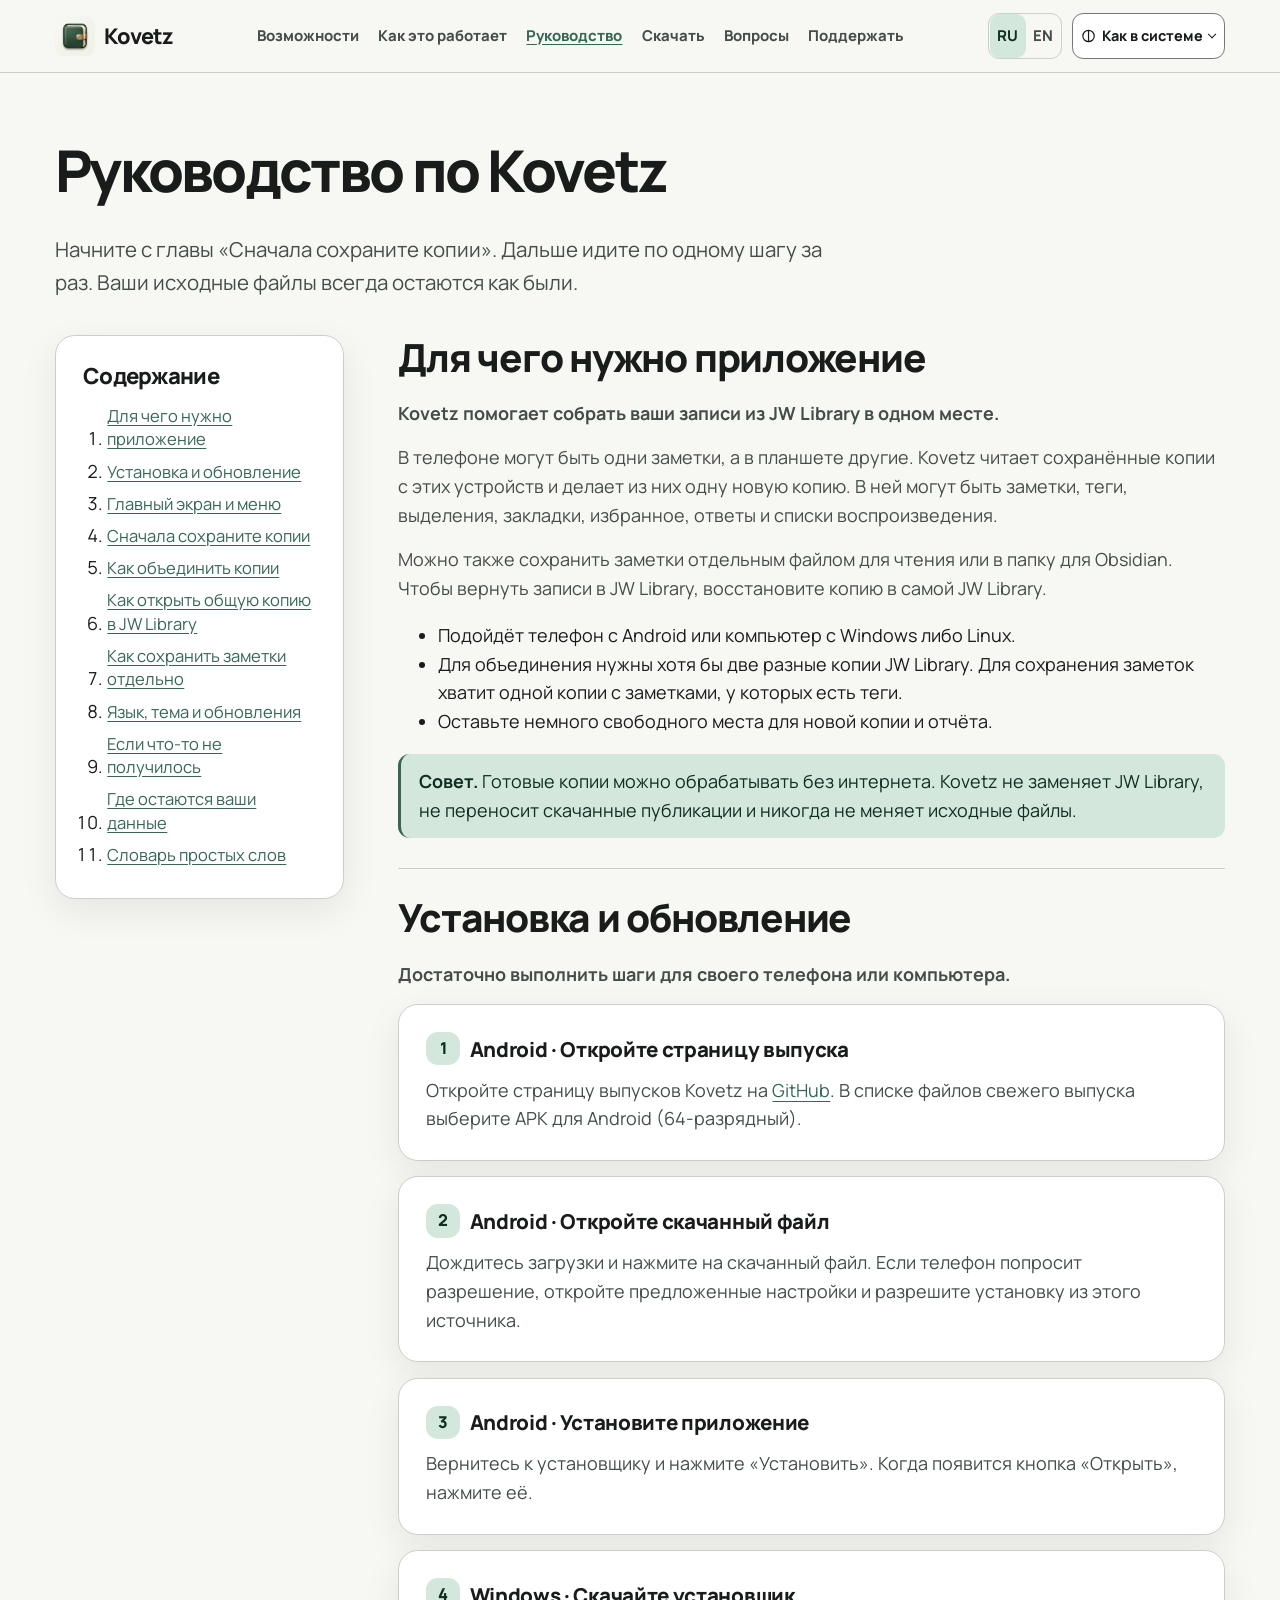
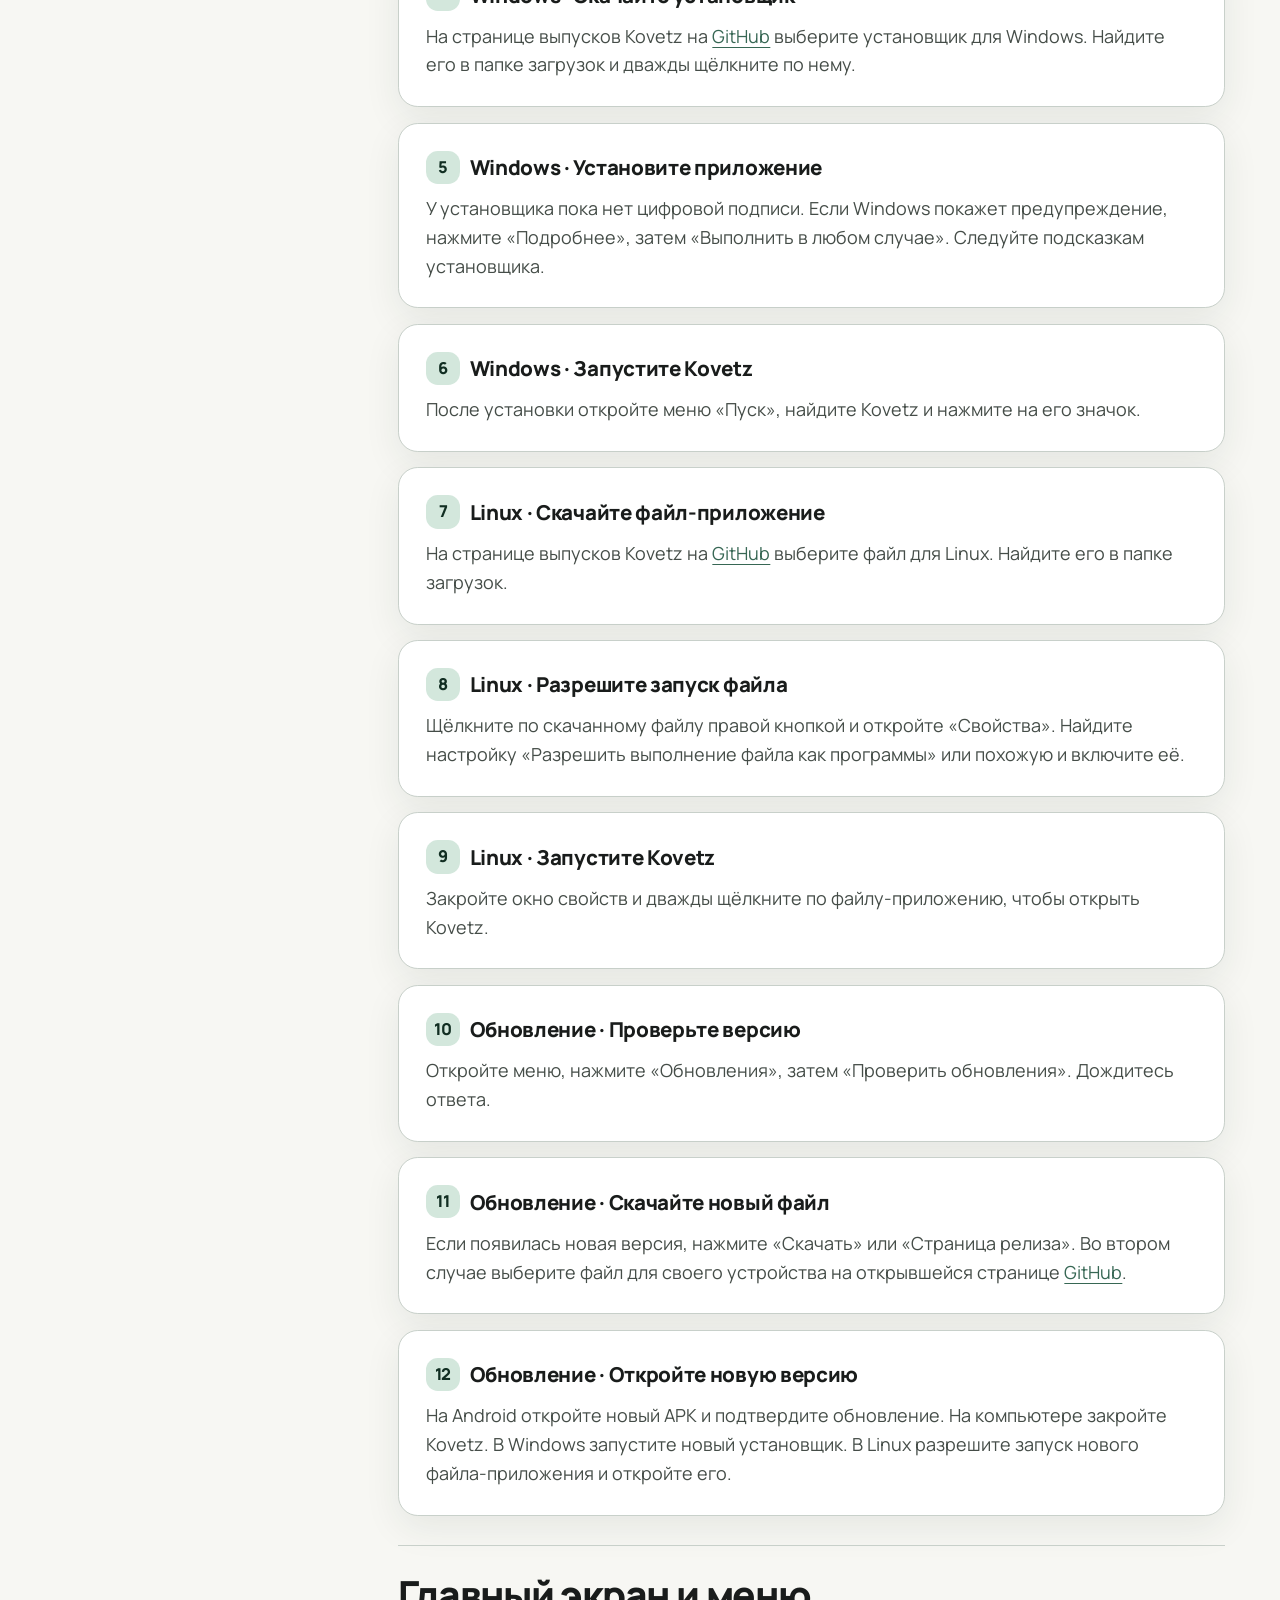
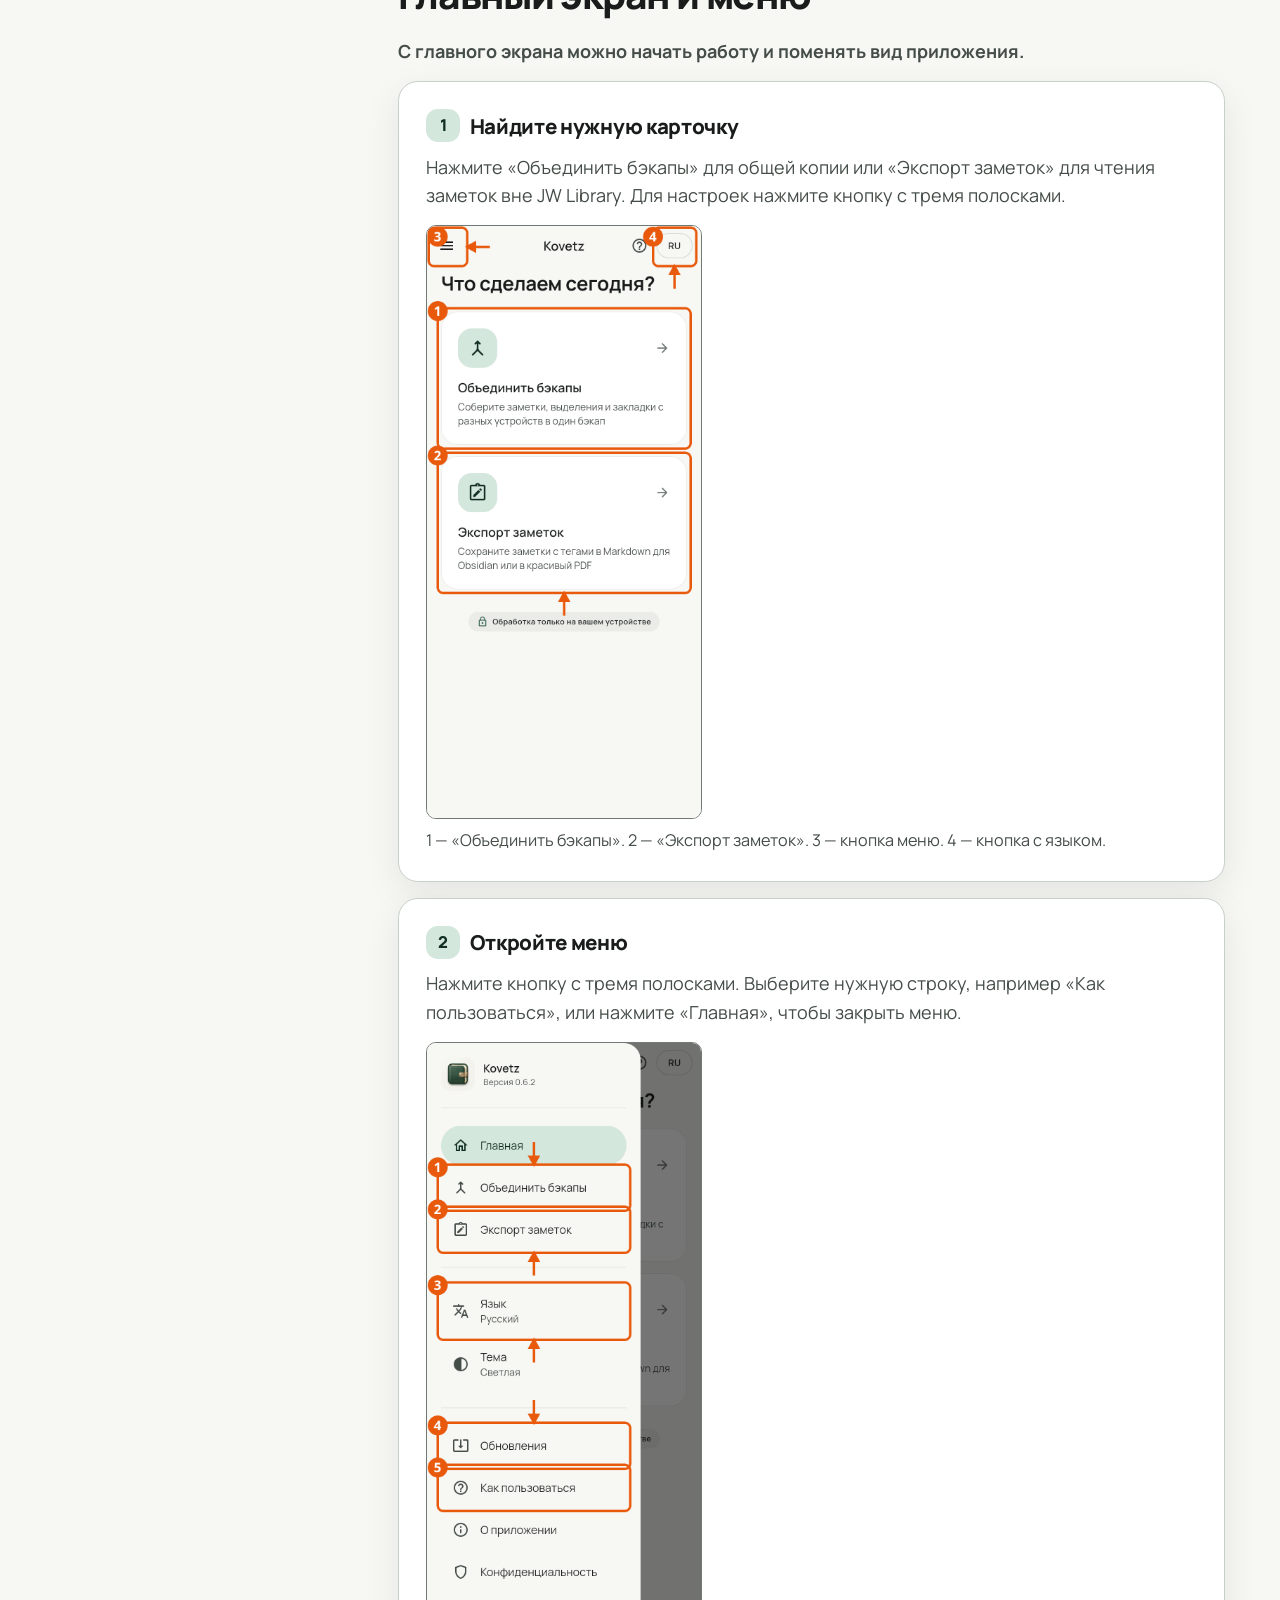
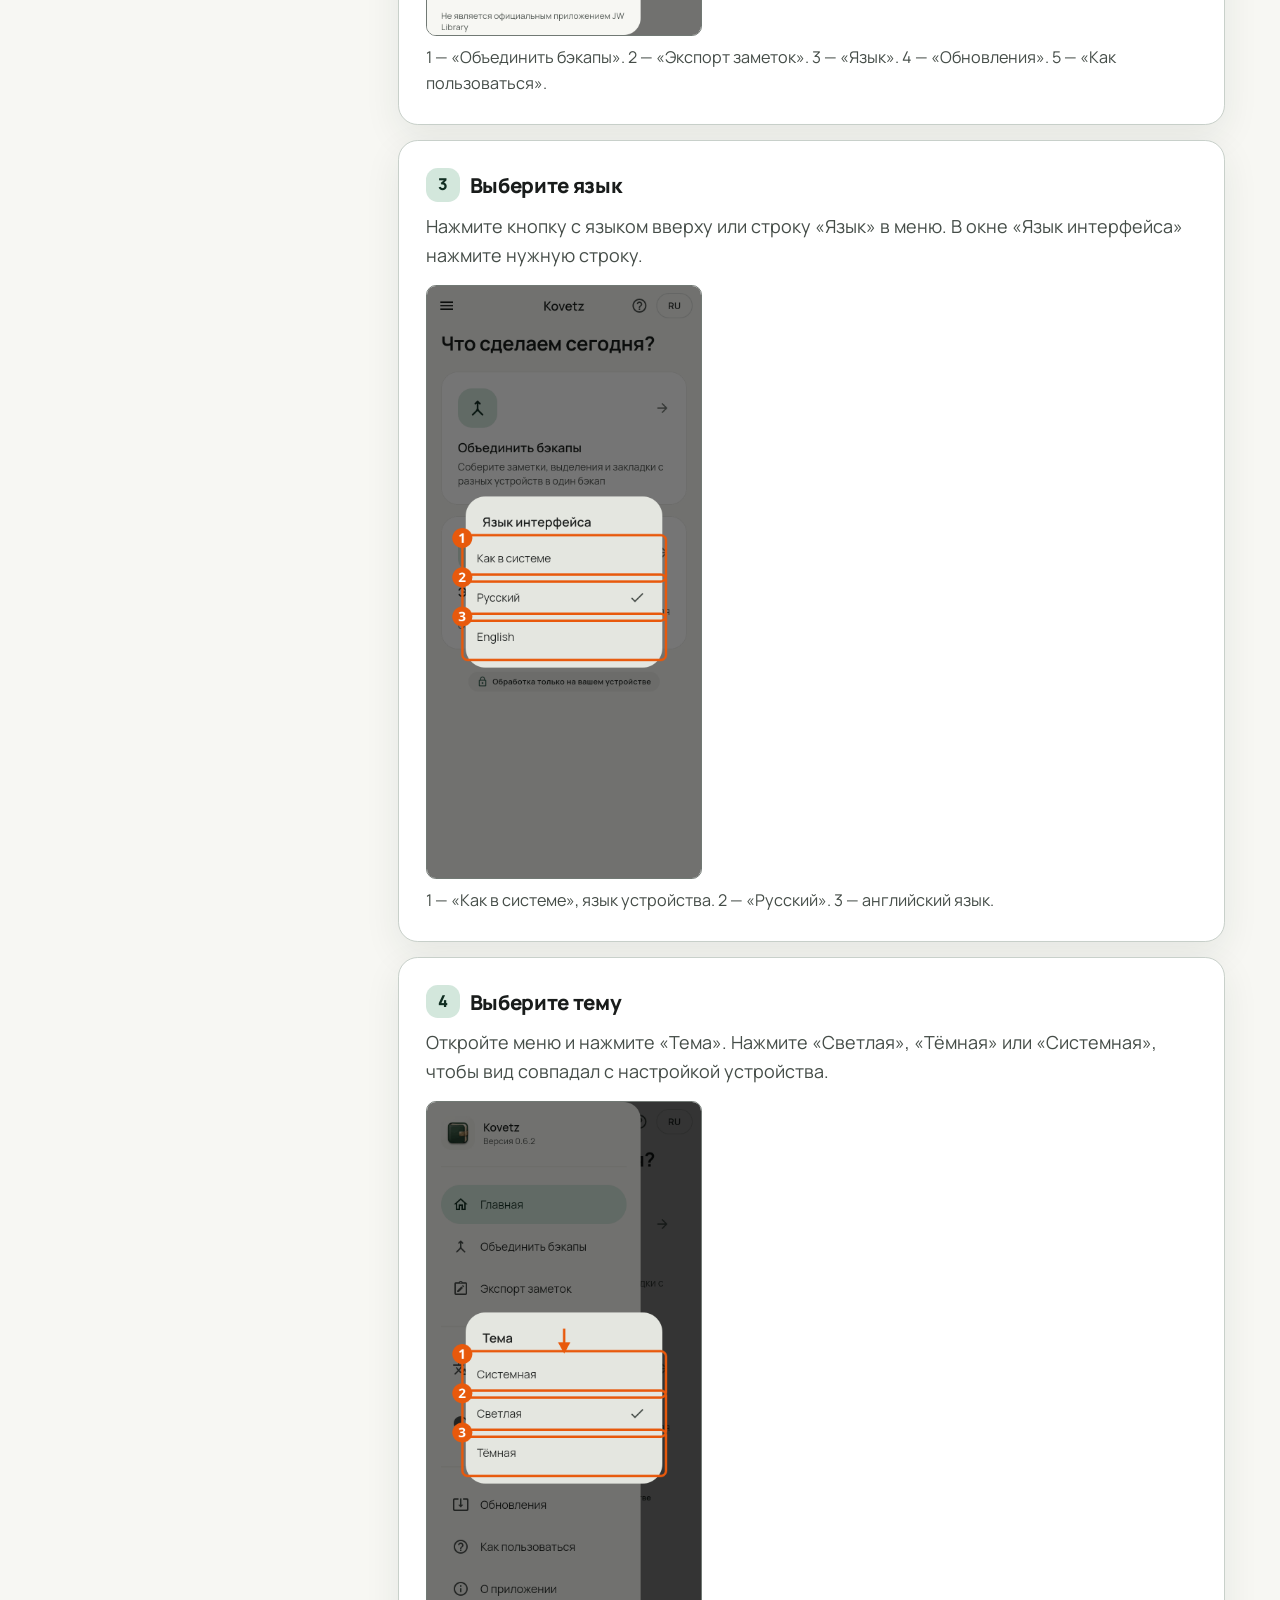
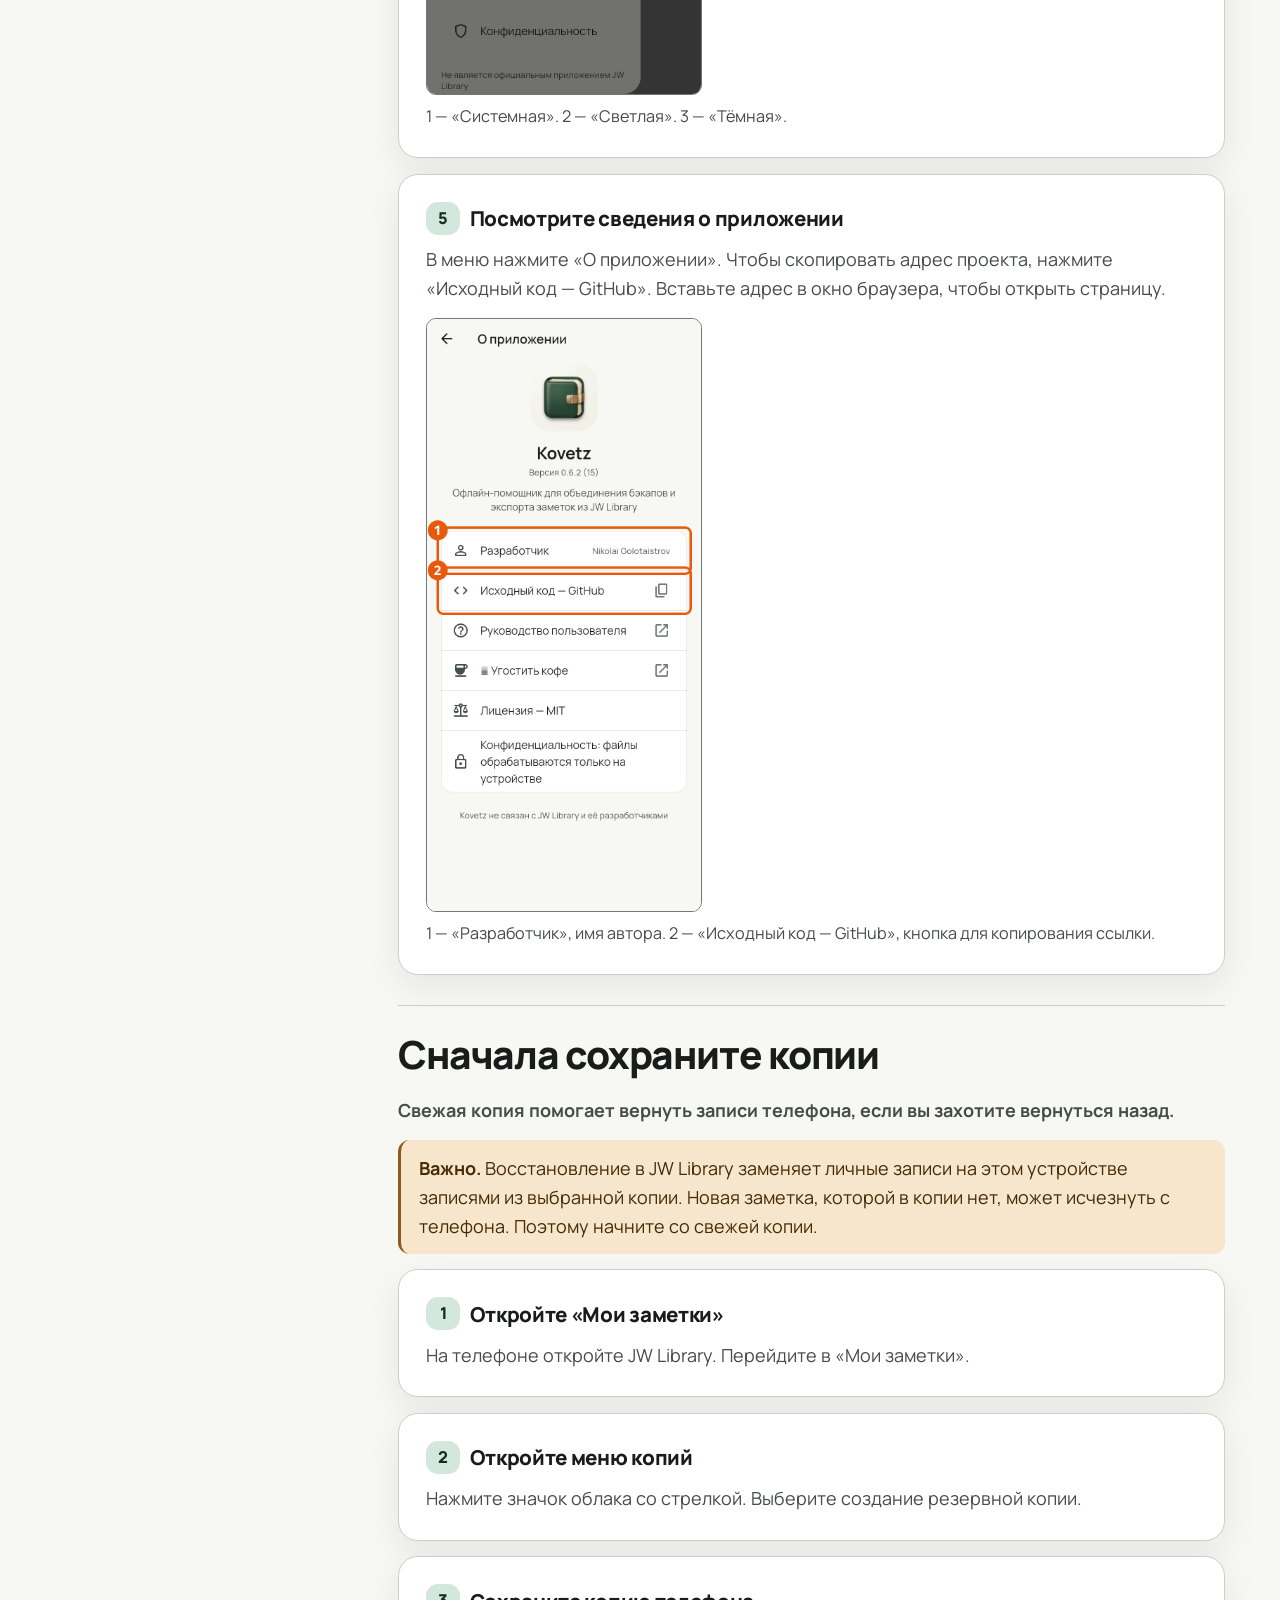
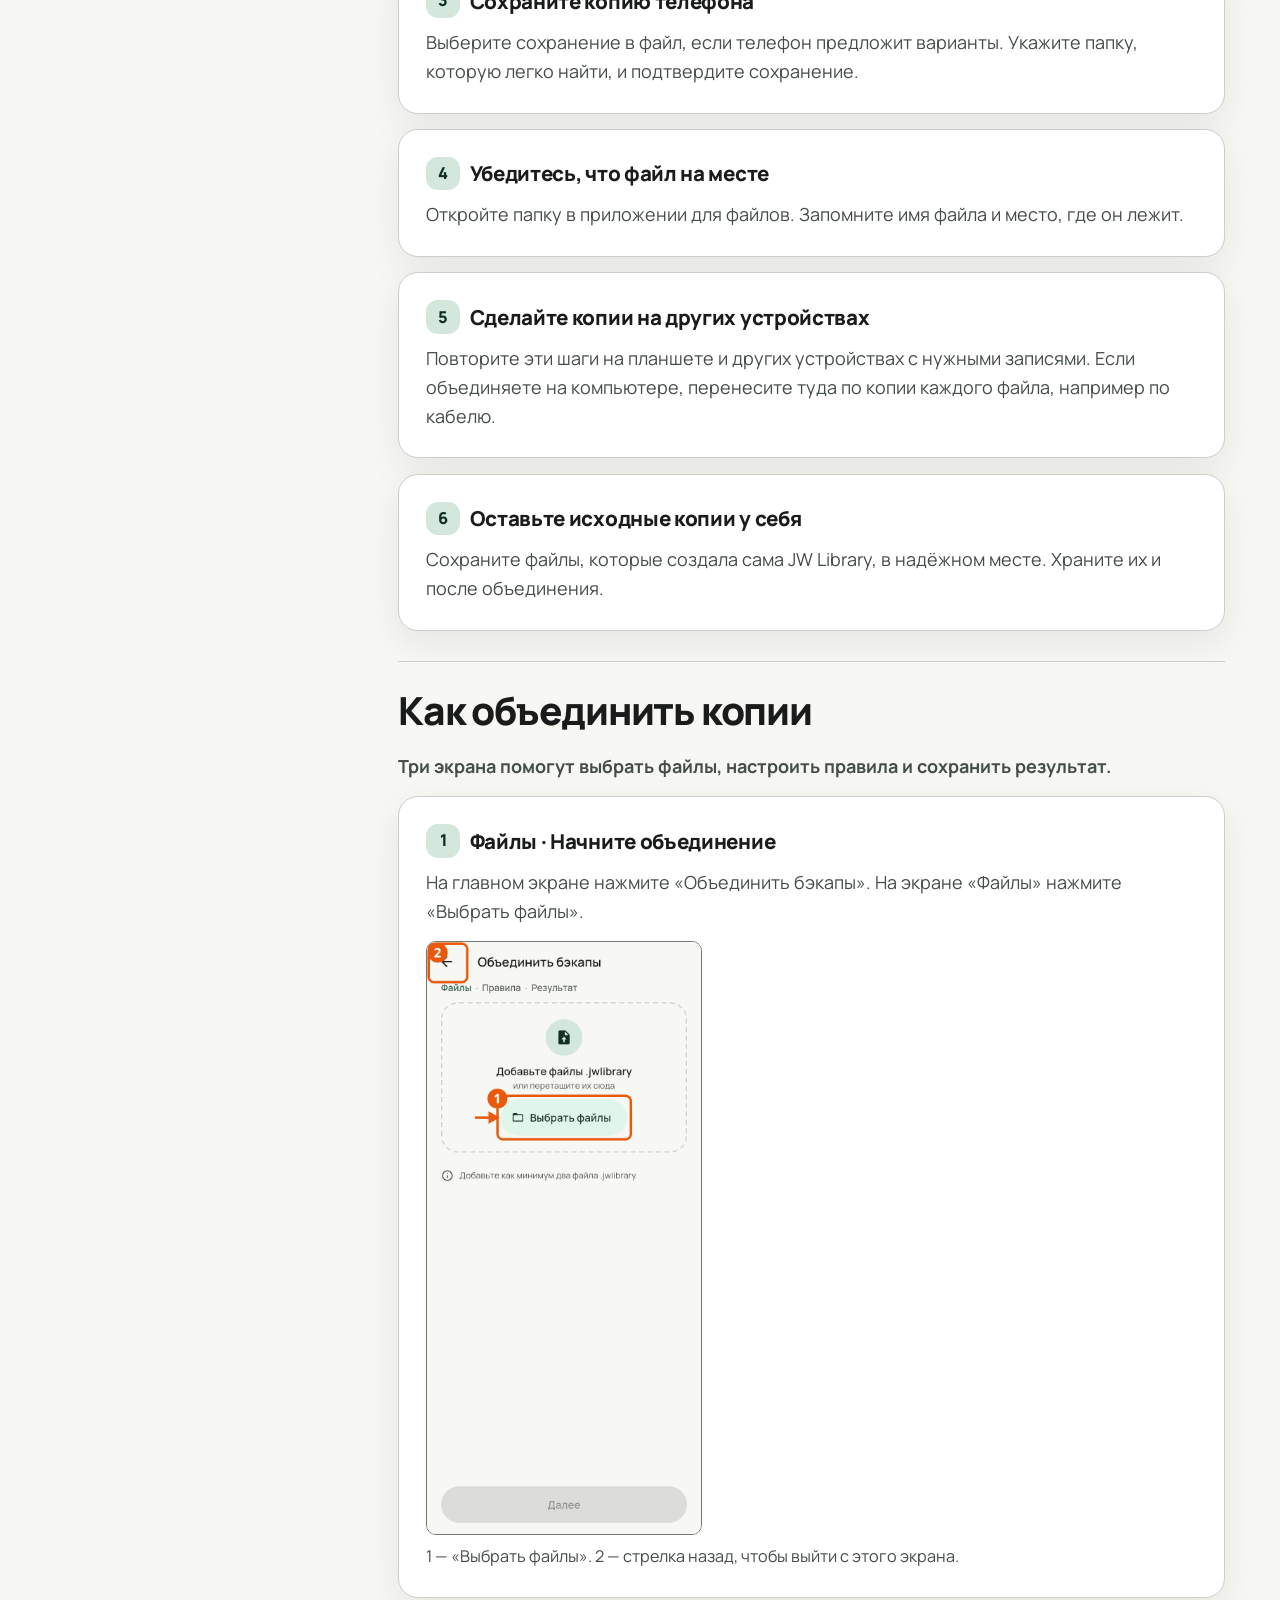
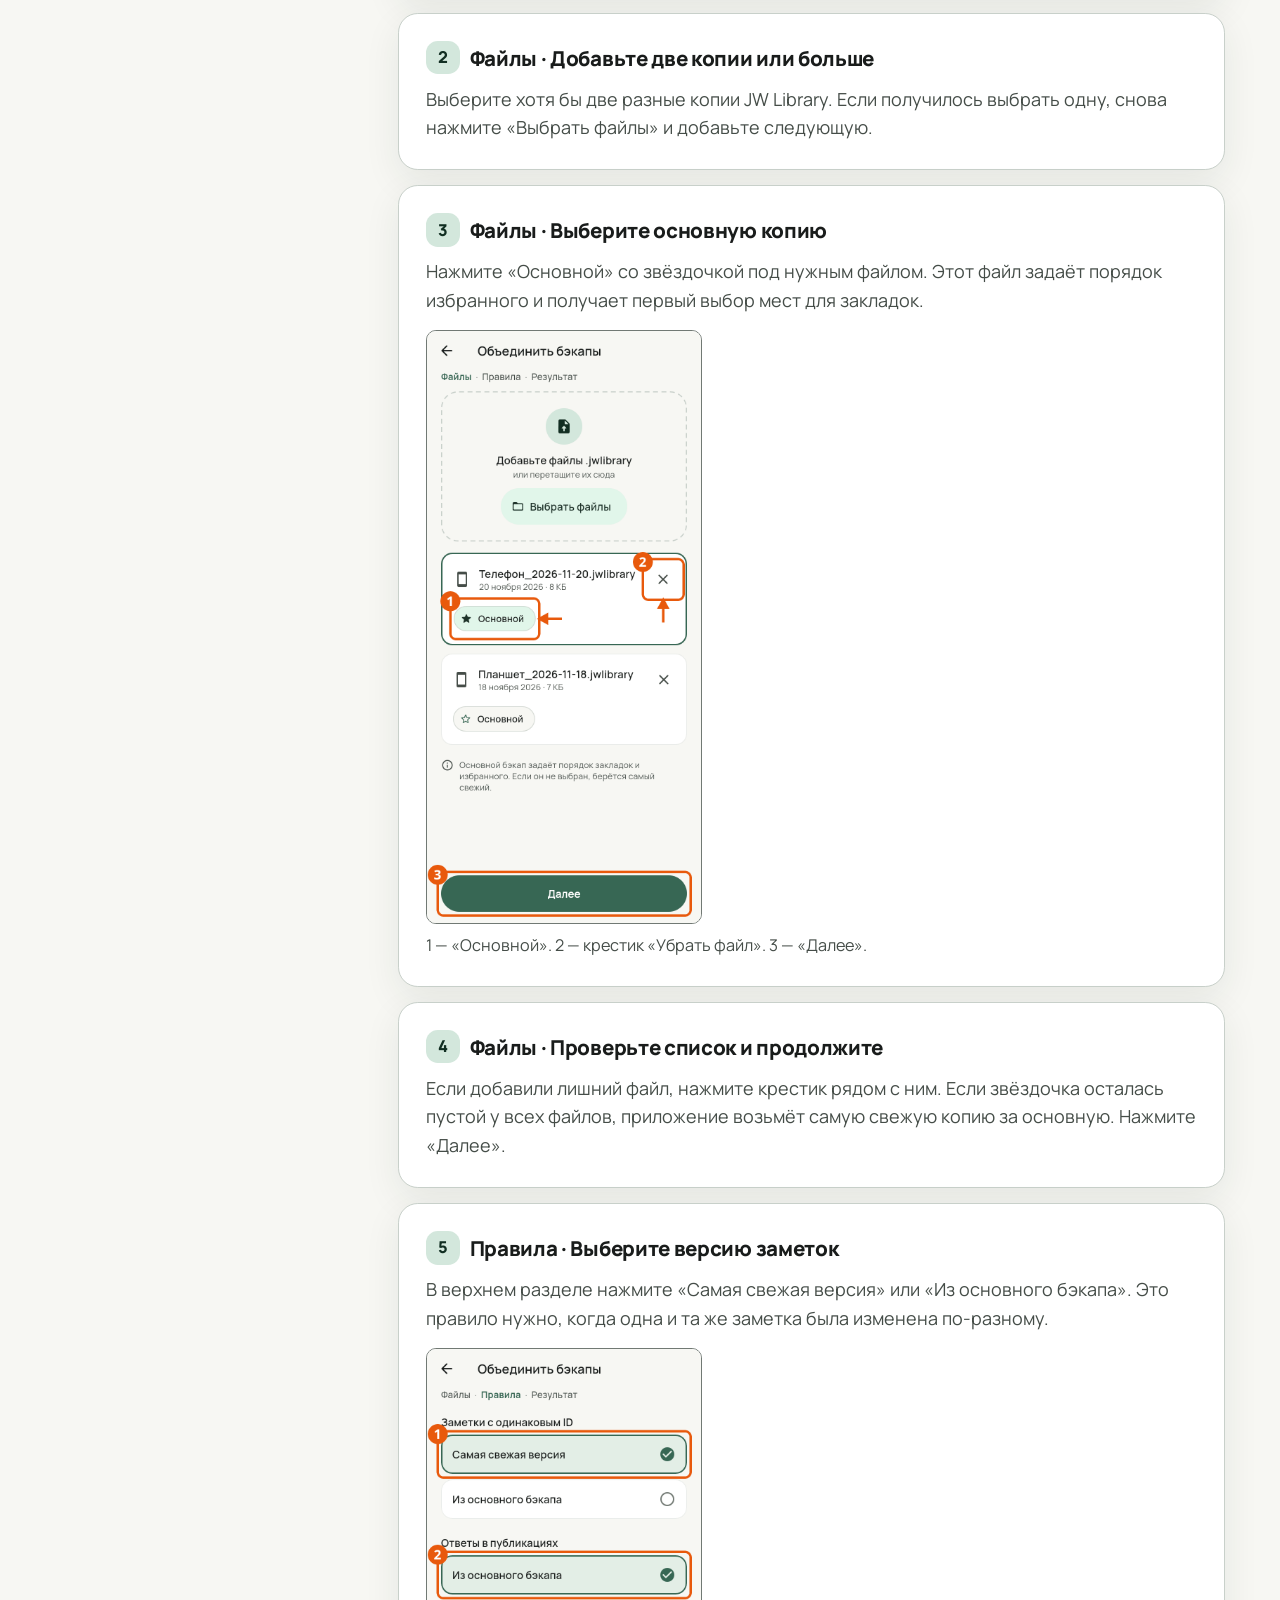
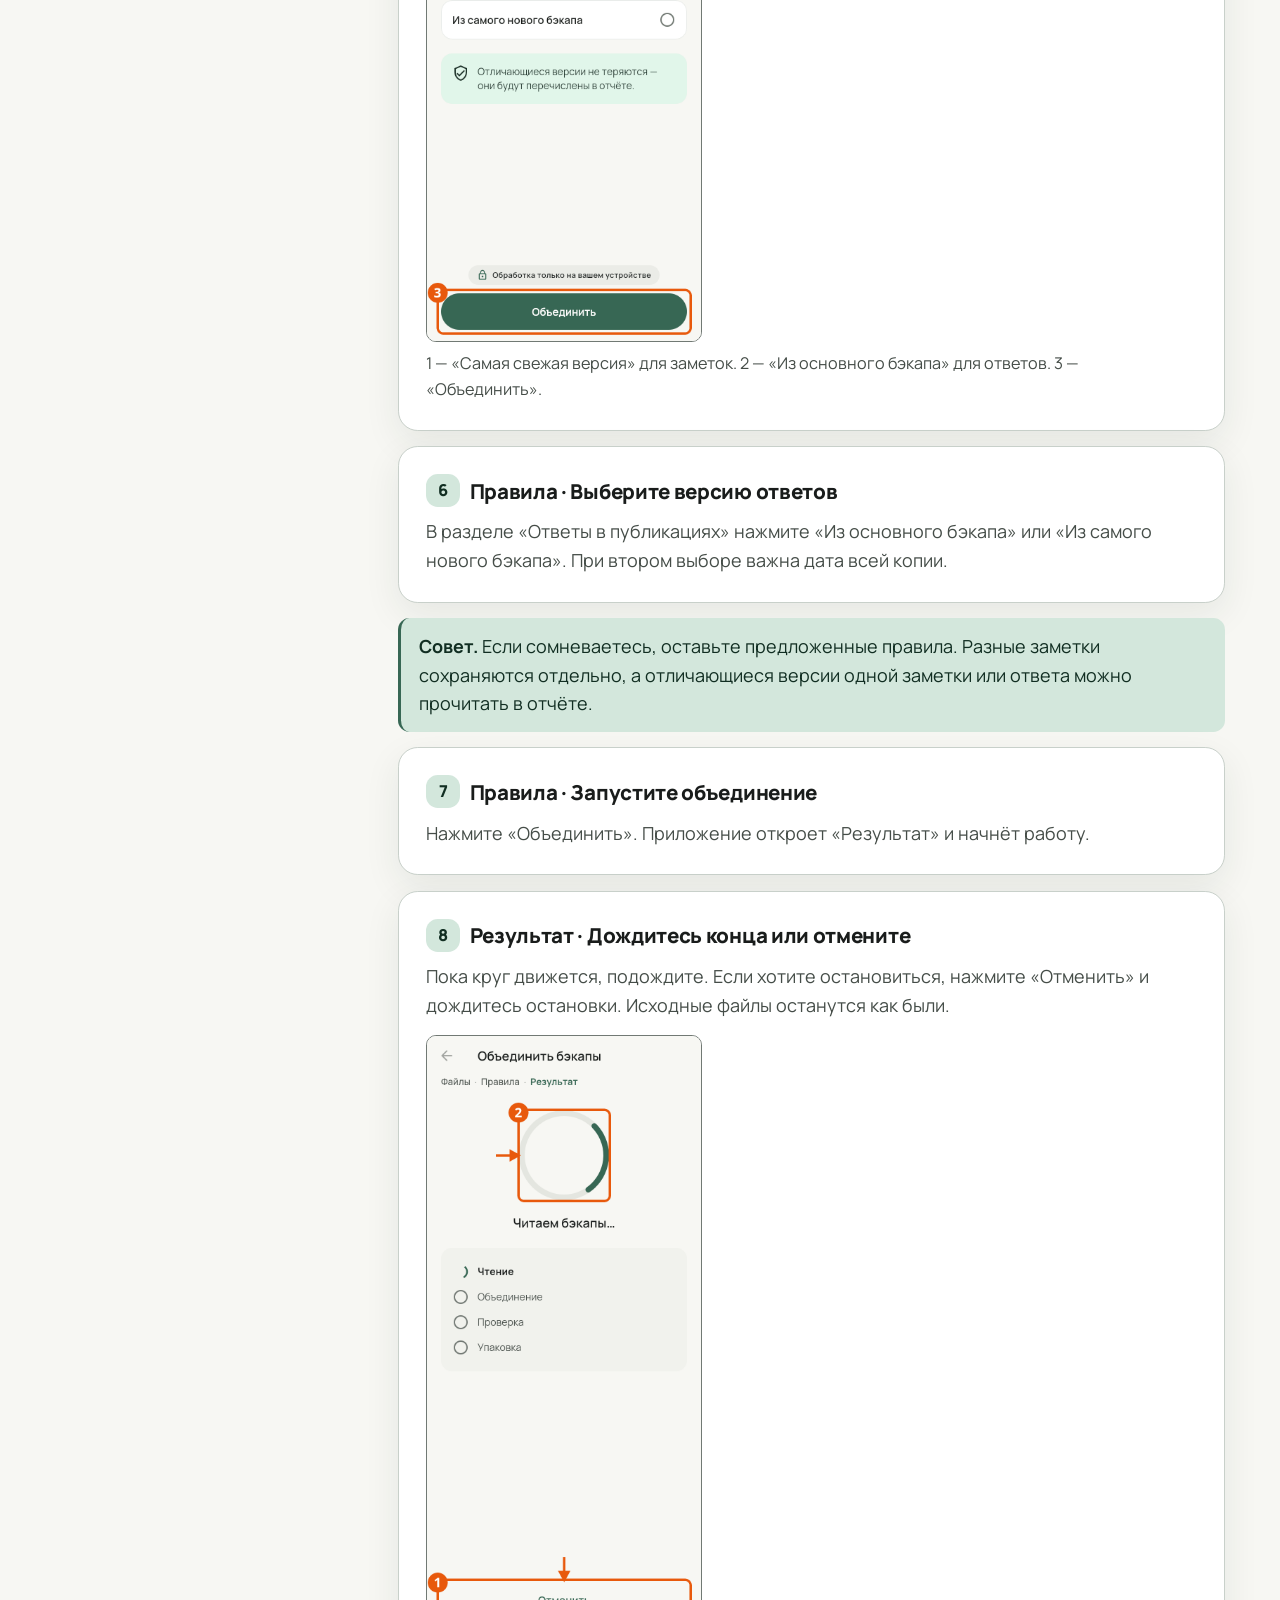
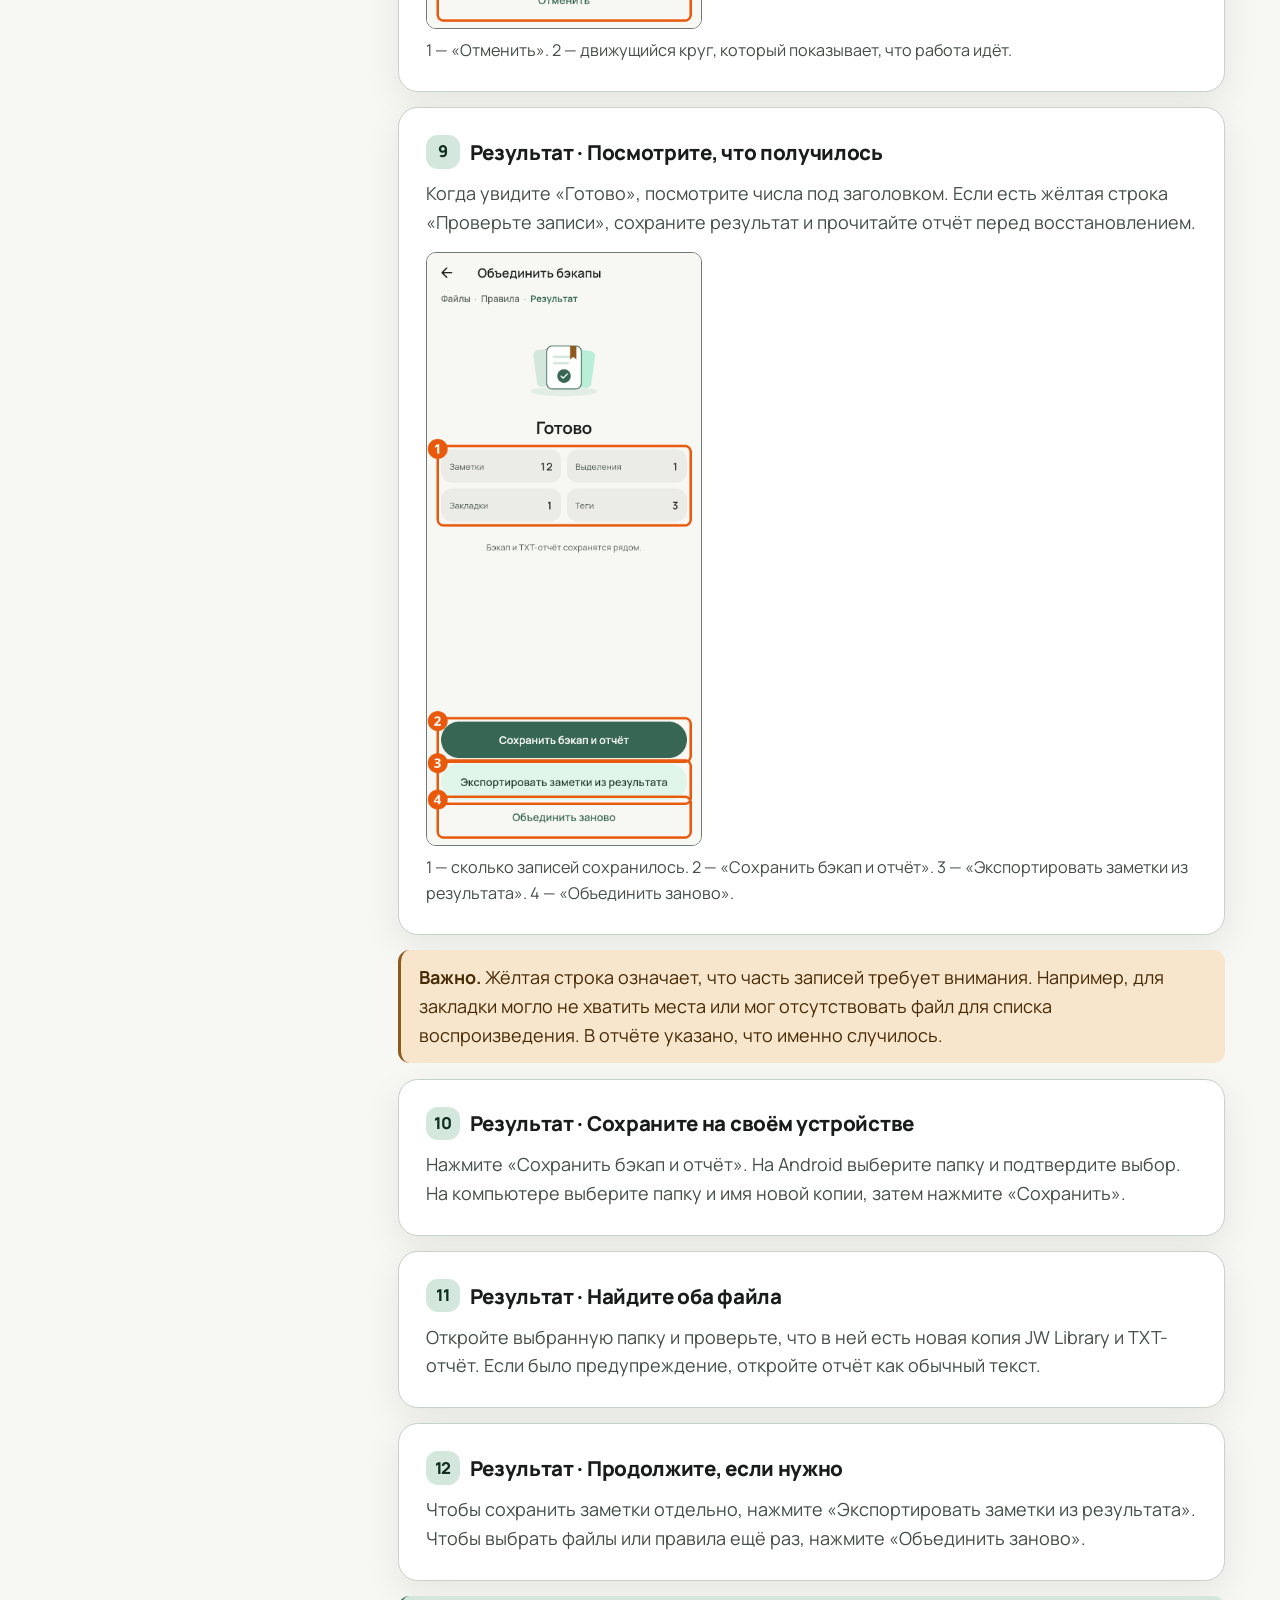
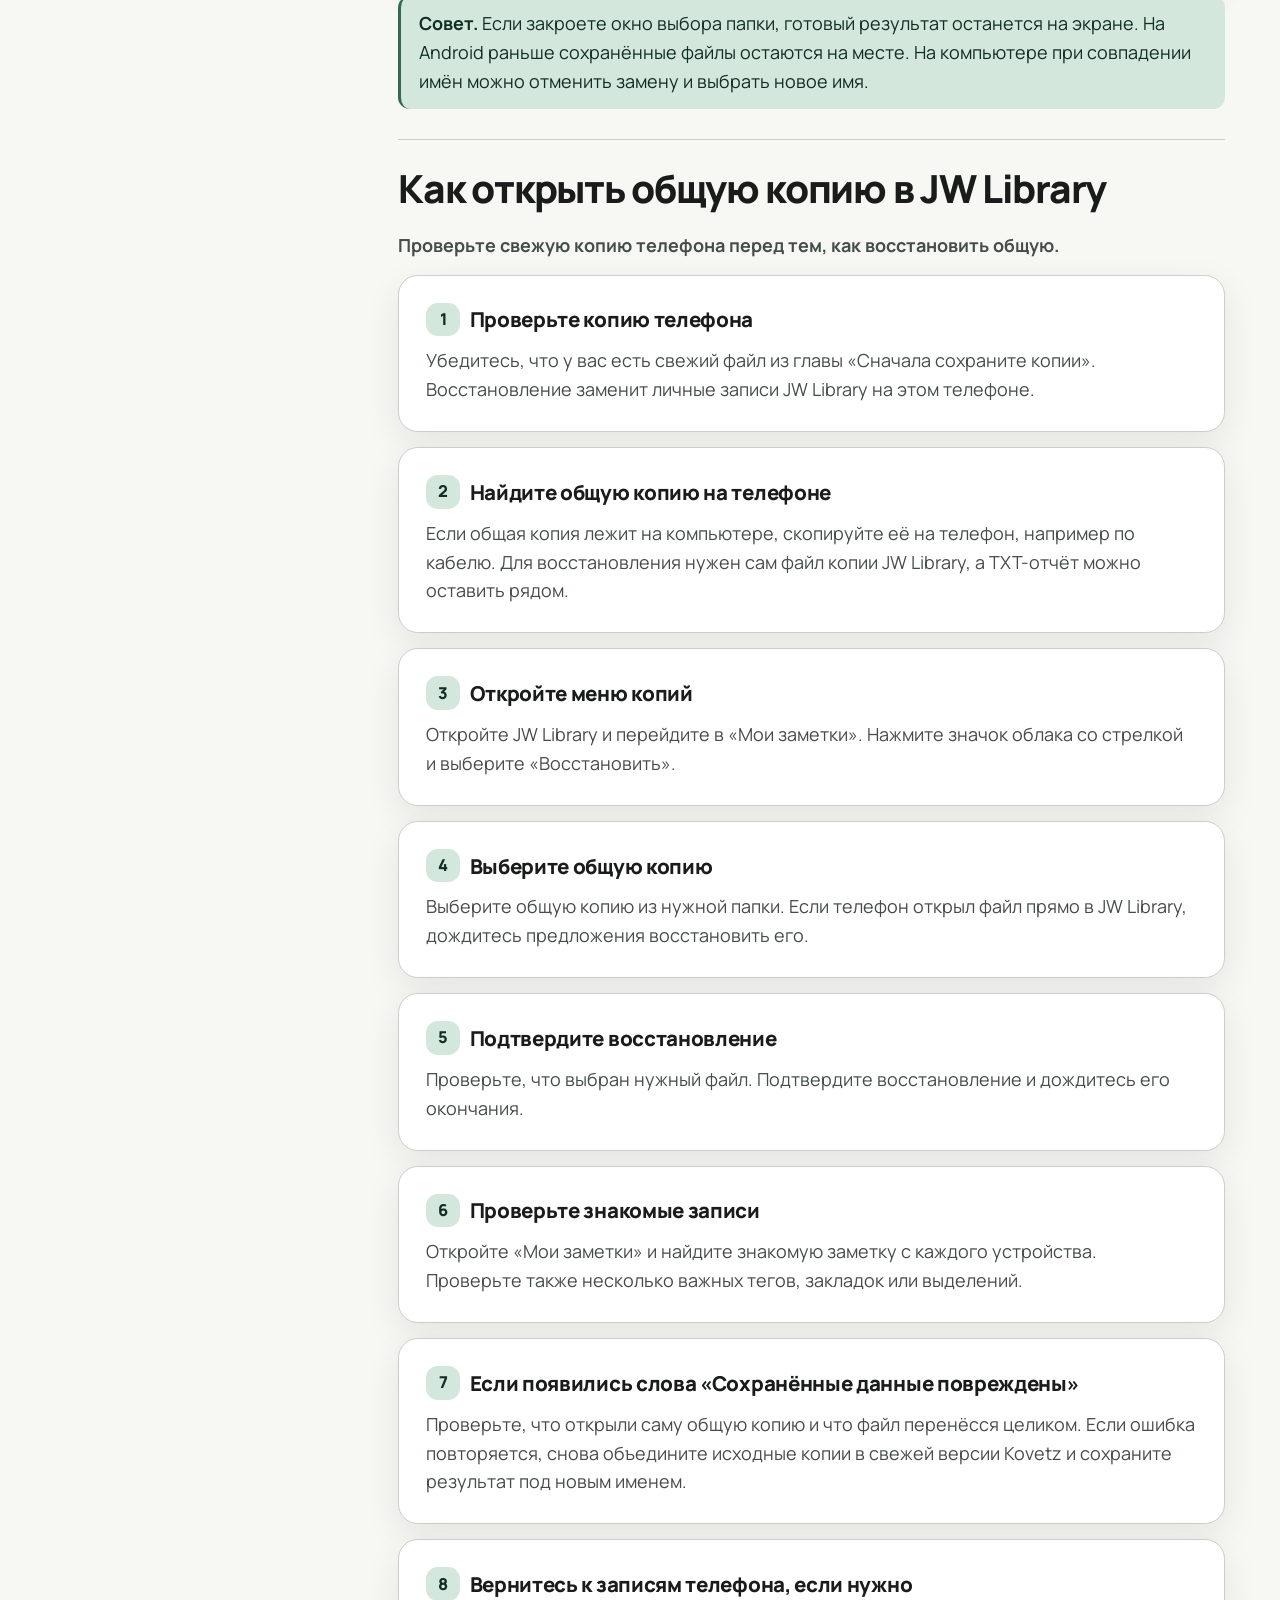
<file: site/ru/guide/index.html>
<!doctype html>
<html lang="ru">
<head>
  <meta charset="utf-8">
  <meta name="viewport" content="width=device-width, initial-scale=1">
  <meta name="robots" content="index, follow, max-image-preview:large, max-snippet:-1">
  <title>Руководство по Kovetz · Kovetz</title>
  <meta name="description" content="Начните с главы «Сначала сохраните копии». Дальше идите по одному шагу за раз. Ваши исходные файлы всегда остаются как были.">
  <link rel="canonical" href="https://pioner14.github.io/kovetz-site/ru/guide/">
    <link rel="alternate" hreflang="ru" href="https://pioner14.github.io/kovetz-site/ru/guide/">
    <link rel="alternate" hreflang="en" href="https://pioner14.github.io/kovetz-site/en/guide/">
    <link rel="alternate" hreflang="x-default" href="https://pioner14.github.io/kovetz-site/ru/guide/">
  <meta property="og:type" content="website">
  <meta property="og:site_name" content="Kovetz">
  <meta property="og:locale" content="ru_RU">
  <meta property="og:title" content="Руководство по Kovetz · Kovetz">
  <meta property="og:description" content="Начните с главы «Сначала сохраните копии». Дальше идите по одному шагу за раз. Ваши исходные файлы всегда остаются как были.">
  <meta property="og:url" content="https://pioner14.github.io/kovetz-site/ru/guide/">
  <meta property="og:image" content="https://pioner14.github.io/kovetz-site/og.png">
  <meta property="og:image:width" content="1200">
  <meta property="og:image:height" content="630">
  <meta property="og:image:alt" content="Kovetz">
  <meta name="twitter:card" content="summary_large_image">
  <meta name="twitter:title" content="Руководство по Kovetz · Kovetz">
  <meta name="twitter:description" content="Начните с главы «Сначала сохраните копии». Дальше идите по одному шагу за раз. Ваши исходные файлы всегда остаются как были.">
  <meta name="twitter:image" content="https://pioner14.github.io/kovetz-site/og.png">
  <link rel="icon" href="../../favicon.ico" sizes="48x48 32x32 16x16">
  <link rel="icon" href="../../favicon-48.png" type="image/png" sizes="48x48">
  <link rel="icon" href="../../favicon-192.png" type="image/png" sizes="192x192">
  <link rel="apple-touch-icon" href="../../apple-touch-icon.png">
  <link rel="manifest" href="../../site.webmanifest">
  <link rel="stylesheet" href="../../style.css">
  <script src="../../site.js" defer></script>


</head>
<body>
<a class="skip-link" href="#main">К содержанию</a>
<header class="site-header">
  <div class="container header-inner">
    <a class="brand" href="../index.html"><img src="../../favicon.svg" alt="Kovetz" width="40" height="40" loading="eager"><span aria-hidden="true">Kovetz</span></a>
    <nav class="main-nav" aria-label="Основная навигация">
      <a href="../index.html#features">Возможности</a>
      <a href="../index.html#steps">Как это работает</a>
      <a href="index.html" aria-current="page">Руководство</a>
      <a href="../index.html#download">Скачать</a>
      <a href="../index.html#faq">Вопросы</a>
      <a href="../index.html#support">Поддержать</a>
    </nav>
    <div class="header-controls">
      <nav class="language-switch" aria-label="Язык сайта">
        <a href="../../ru/guide/index.html" lang="ru" hreflang="ru" aria-label="Русский" aria-current="page">RU</a>
        <a href="../../en/guide/index.html" lang="en" hreflang="en" aria-label="English">EN</a>
      </nav>
      <label class="theme-control" title="Цветовая тема" hidden>
        <svg class="icon" viewBox="0 0 24 24" width="24" height="24" aria-hidden="true" fill="none" stroke="currentColor" stroke-width="1.7" stroke-linecap="round" stroke-linejoin="round"><path d="M12 4a8 8 0 1 0 0 16V4Z M12 4a8 8 0 0 1 0 16"/></svg>
        <select data-theme-select aria-label="Цветовая тема">
          <option value="auto">Как в системе</option>
          <option value="light">Светлая</option>
          <option value="dark">Тёмная</option>
        </select>
      </label>
      <button class="theme-toggle" type="button" data-theme-toggle aria-label="Тёмная" aria-pressed="false" title="Цветовая тема" hidden>
        <svg class="icon" viewBox="0 0 24 24" width="24" height="24" aria-hidden="true" fill="none" stroke="currentColor" stroke-width="1.7" stroke-linecap="round" stroke-linejoin="round"><path d="M12 4a8 8 0 1 0 0 16V4Z M12 4a8 8 0 0 1 0 16"/></svg>
      </button>
    </div>
  </div>
</header>
<main class="container guide-layout" id="main" tabindex="-1">
  <div class="guide-intro">
    <h1>Руководство по Kovetz</h1>
    <p class="lede">Начните с главы «Сначала сохраните копии». Дальше идите по одному шагу за раз. Ваши исходные файлы всегда остаются как были.</p>
  </div>
  <nav class="contents card" aria-labelledby="contents-title">
    <h2 id="contents-title">Содержание</h2>
    <ol>
      <li><a href="#what">Для чего нужно приложение</a></li>
      <li><a href="#install">Установка и обновление</a></li>
      <li><a href="#main_screen">Главный экран и меню</a></li>
      <li><a href="#safety">Сначала сохраните копии</a></li>
      <li><a href="#merge">Как объединить копии</a></li>
      <li><a href="#restore">Как открыть общую копию в JW Library</a></li>
      <li><a href="#export">Как сохранить заметки отдельно</a></li>
      <li><a href="#settings">Язык, тема и обновления</a></li>
      <li><a href="#problems">Если что-то не получилось</a></li>
      <li><a href="#privacy">Где остаются ваши данные</a></li>
      <li><a href="#words">Словарь простых слов</a></li>
    </ol>
  </nav>
  <div class="guide-chapters">
    <section id="what" aria-labelledby="what-title">
  <h2 id="what-title">Для чего нужно приложение</h2>
  <p class="chapter-summary">Kovetz помогает собрать ваши записи из JW Library в одном месте.</p>
  <p>В телефоне могут быть одни заметки, а в планшете другие. Kovetz читает сохранённые копии с этих устройств и делает из них одну новую копию. В ней могут быть заметки, теги, выделения, закладки, избранное, ответы и списки воспроизведения.</p>
  <p>Можно также сохранить заметки отдельным файлом для чтения или в папку для Obsidian. Чтобы вернуть записи в JW Library, восстановите копию в самой JW Library.</p>
  <ul><li>Подойдёт телефон с Android или компьютер с Windows либо Linux.</li><li>Для объединения нужны хотя бы две разные копии JW Library. Для сохранения заметок хватит одной копии с заметками, у которых есть теги.</li><li>Оставьте немного свободного места для новой копии и отчёта.</li></ul>
  <aside class="tip"><p><strong>Совет.</strong> Готовые копии можно обрабатывать без интернета. Kovetz не заменяет JW Library, не переносит скачанные публикации и никогда не меняет исходные файлы.</p></aside>
</section>
    <section id="install" aria-labelledby="install-title">
  <h2 id="install-title">Установка и обновление</h2>
  <p class="chapter-summary">Достаточно выполнить шаги для своего телефона или компьютера.</p>
  <article class="step card">
  <h3><span class="step-number">1</span> Android · Откройте страницу выпуска</h3>
  <p>Откройте страницу выпусков Kovetz на <a href="https://github.com/pioner14/kovetz/releases">GitHub</a>. В списке файлов свежего выпуска выберите APK для Android (64-разрядный).</p>
  
</article>
  <article class="step card">
  <h3><span class="step-number">2</span> Android · Откройте скачанный файл</h3>
  <p>Дождитесь загрузки и нажмите на скачанный файл. Если телефон попросит разрешение, откройте предложенные настройки и разрешите установку из этого источника.</p>
  
</article>
  <article class="step card">
  <h3><span class="step-number">3</span> Android · Установите приложение</h3>
  <p>Вернитесь к установщику и нажмите «Установить». Когда появится кнопка «Открыть», нажмите её.</p>
  
</article>
  <article class="step card">
  <h3><span class="step-number">4</span> Windows · Скачайте установщик</h3>
  <p>На странице выпусков Kovetz на <a href="https://github.com/pioner14/kovetz/releases">GitHub</a> выберите установщик для Windows. Найдите его в папке загрузок и дважды щёлкните по нему.</p>
  
</article>
  <article class="step card">
  <h3><span class="step-number">5</span> Windows · Установите приложение</h3>
  <p>У установщика пока нет цифровой подписи. Если Windows покажет предупреждение, нажмите «Подробнее», затем «Выполнить в любом случае». Следуйте подсказкам установщика.</p>
  
</article>
  <article class="step card">
  <h3><span class="step-number">6</span> Windows · Запустите Kovetz</h3>
  <p>После установки откройте меню «Пуск», найдите Kovetz и нажмите на его значок.</p>
  
</article>
  <article class="step card">
  <h3><span class="step-number">7</span> Linux · Скачайте файл-приложение</h3>
  <p>На странице выпусков Kovetz на <a href="https://github.com/pioner14/kovetz/releases">GitHub</a> выберите файл для Linux. Найдите его в папке загрузок.</p>
  
</article>
  <article class="step card">
  <h3><span class="step-number">8</span> Linux · Разрешите запуск файла</h3>
  <p>Щёлкните по скачанному файлу правой кнопкой и откройте «Свойства». Найдите настройку «Разрешить выполнение файла как программы» или похожую и включите её.</p>
  
</article>
  <article class="step card">
  <h3><span class="step-number">9</span> Linux · Запустите Kovetz</h3>
  <p>Закройте окно свойств и дважды щёлкните по файлу-приложению, чтобы открыть Kovetz.</p>
  
</article>
  <article class="step card">
  <h3><span class="step-number">10</span> Обновление · Проверьте версию</h3>
  <p>Откройте меню, нажмите «Обновления», затем «Проверить обновления». Дождитесь ответа.</p>
  
</article>
  <article class="step card">
  <h3><span class="step-number">11</span> Обновление · Скачайте новый файл</h3>
  <p>Если появилась новая версия, нажмите «Скачать» или «Страница релиза». Во втором случае выберите файл для своего устройства на открывшейся странице <a href="https://github.com/pioner14/kovetz/releases">GitHub</a>.</p>
  
</article>
  <article class="step card">
  <h3><span class="step-number">12</span> Обновление · Откройте новую версию</h3>
  <p>На Android откройте новый APK и подтвердите обновление. На компьютере закройте Kovetz. В Windows запустите новый установщик. В Linux разрешите запуск нового файла-приложения и откройте его.</p>
  
</article>
</section>
    <section id="main_screen" aria-labelledby="main_screen-title">
  <h2 id="main_screen-title">Главный экран и меню</h2>
  <p class="chapter-summary">С главного экрана можно начать работу и поменять вид приложения.</p>
  <article class="step card">
  <h3><span class="step-number">1</span> Найдите нужную карточку</h3>
  <p>Нажмите «Объединить бэкапы» для общей копии или «Экспорт заметок» для чтения заметок вне JW Library. Для настроек нажмите кнопку с тремя полосками.</p>
  <figure><img src="../../guide/ru/home.png" alt="Найдите нужную карточку" width="780" height="1688" loading="lazy"><figcaption>1 — «Объединить бэкапы». 2 — «Экспорт заметок». 3 — кнопка меню. 4 — кнопка с языком.</figcaption></figure>
</article>
  <article class="step card">
  <h3><span class="step-number">2</span> Откройте меню</h3>
  <p>Нажмите кнопку с тремя полосками. Выберите нужную строку, например «Как пользоваться», или нажмите «Главная», чтобы закрыть меню.</p>
  <figure><img src="../../guide/ru/drawer.png" alt="Откройте меню" width="780" height="1688" loading="lazy"><figcaption>1 — «Объединить бэкапы». 2 — «Экспорт заметок». 3 — «Язык». 4 — «Обновления». 5 — «Как пользоваться».</figcaption></figure>
</article>
  <article class="step card">
  <h3><span class="step-number">3</span> Выберите язык</h3>
  <p>Нажмите кнопку с языком вверху или строку «Язык» в меню. В окне «Язык интерфейса» нажмите нужную строку.</p>
  <figure><img src="../../guide/ru/language_dialog.png" alt="Выберите язык" width="780" height="1688" loading="lazy"><figcaption>1 — «Как в системе», язык устройства. 2 — «Русский». 3 — английский язык.</figcaption></figure>
</article>
  <article class="step card">
  <h3><span class="step-number">4</span> Выберите тему</h3>
  <p>Откройте меню и нажмите «Тема». Нажмите «Светлая», «Тёмная» или «Системная», чтобы вид совпадал с настройкой устройства.</p>
  <figure><img src="../../guide/ru/theme_dialog.png" alt="Выберите тему" width="780" height="1688" loading="lazy"><figcaption>1 — «Системная». 2 — «Светлая». 3 — «Тёмная».</figcaption></figure>
</article>
  <article class="step card">
  <h3><span class="step-number">5</span> Посмотрите сведения о приложении</h3>
  <p>В меню нажмите «О приложении». Чтобы скопировать адрес проекта, нажмите «Исходный код — GitHub». Вставьте адрес в окно браузера, чтобы открыть страницу.</p>
  <figure><img src="../../guide/ru/about.png" alt="Посмотрите сведения о приложении" width="780" height="1688" loading="lazy"><figcaption>1 — «Разработчик», имя автора. 2 — «Исходный код — GitHub», кнопка для копирования ссылки.</figcaption></figure>
</article>
</section>
    <section id="safety" aria-labelledby="safety-title">
  <h2 id="safety-title">Сначала сохраните копии</h2>
  <p class="chapter-summary">Свежая копия помогает вернуть записи телефона, если вы захотите вернуться назад.</p>
  <aside class="warning"><p><strong>Важно.</strong> Восстановление в JW Library заменяет личные записи на этом устройстве записями из выбранной копии. Новая заметка, которой в копии нет, может исчезнуть с телефона. Поэтому начните со свежей копии.</p></aside>
  <article class="step card">
  <h3><span class="step-number">1</span> Откройте «Мои заметки»</h3>
  <p>На телефоне откройте JW Library. Перейдите в «Мои заметки».</p>
  
</article>
  <article class="step card">
  <h3><span class="step-number">2</span> Откройте меню копий</h3>
  <p>Нажмите значок облака со стрелкой. Выберите создание резервной копии.</p>
  
</article>
  <article class="step card">
  <h3><span class="step-number">3</span> Сохраните копию телефона</h3>
  <p>Выберите сохранение в файл, если телефон предложит варианты. Укажите папку, которую легко найти, и подтвердите сохранение.</p>
  
</article>
  <article class="step card">
  <h3><span class="step-number">4</span> Убедитесь, что файл на месте</h3>
  <p>Откройте папку в приложении для файлов. Запомните имя файла и место, где он лежит.</p>
  
</article>
  <article class="step card">
  <h3><span class="step-number">5</span> Сделайте копии на других устройствах</h3>
  <p>Повторите эти шаги на планшете и других устройствах с нужными записями. Если объединяете на компьютере, перенесите туда по копии каждого файла, например по кабелю.</p>
  
</article>
  <article class="step card">
  <h3><span class="step-number">6</span> Оставьте исходные копии у себя</h3>
  <p>Сохраните файлы, которые создала сама JW Library, в надёжном месте. Храните их и после объединения.</p>
  
</article>
</section>
    <section id="merge" aria-labelledby="merge-title">
  <h2 id="merge-title">Как объединить копии</h2>
  <p class="chapter-summary">Три экрана помогут выбрать файлы, настроить правила и сохранить результат.</p>
  <article class="step card">
  <h3><span class="step-number">1</span> Файлы · Начните объединение</h3>
  <p>На главном экране нажмите «Объединить бэкапы». На экране «Файлы» нажмите «Выбрать файлы».</p>
  <figure><img src="../../guide/ru/merge_files_empty.png" alt="Файлы · Начните объединение" width="780" height="1688" loading="lazy"><figcaption>1 — «Выбрать файлы». 2 — стрелка назад, чтобы выйти с этого экрана.</figcaption></figure>
</article>
  <article class="step card">
  <h3><span class="step-number">2</span> Файлы · Добавьте две копии или больше</h3>
  <p>Выберите хотя бы две разные копии JW Library. Если получилось выбрать одну, снова нажмите «Выбрать файлы» и добавьте следующую.</p>
  
</article>
  <article class="step card">
  <h3><span class="step-number">3</span> Файлы · Выберите основную копию</h3>
  <p>Нажмите «Основной» со звёздочкой под нужным файлом. Этот файл задаёт порядок избранного и получает первый выбор мест для закладок.</p>
  <figure><img src="../../guide/ru/merge_files_two.png" alt="Файлы · Выберите основную копию" width="780" height="1688" loading="lazy"><figcaption>1 — «Основной». 2 — крестик «Убрать файл». 3 — «Далее».</figcaption></figure>
</article>
  <article class="step card">
  <h3><span class="step-number">4</span> Файлы · Проверьте список и продолжите</h3>
  <p>Если добавили лишний файл, нажмите крестик рядом с ним. Если звёздочка осталась пустой у всех файлов, приложение возьмёт самую свежую копию за основную. Нажмите «Далее».</p>
  
</article>
  <article class="step card">
  <h3><span class="step-number">5</span> Правила · Выберите версию заметок</h3>
  <p>В верхнем разделе нажмите «Самая свежая версия» или «Из основного бэкапа». Это правило нужно, когда одна и та же заметка была изменена по-разному.</p>
  <figure><img src="../../guide/ru/merge_rules.png" alt="Правила · Выберите версию заметок" width="780" height="1688" loading="lazy"><figcaption>1 — «Самая свежая версия» для заметок. 2 — «Из основного бэкапа» для ответов. 3 — «Объединить».</figcaption></figure>
</article>
  <article class="step card">
  <h3><span class="step-number">6</span> Правила · Выберите версию ответов</h3>
  <p>В разделе «Ответы в публикациях» нажмите «Из основного бэкапа» или «Из самого нового бэкапа». При втором выборе важна дата всей копии.</p>
  
</article>
  <aside class="tip"><p><strong>Совет.</strong> Если сомневаетесь, оставьте предложенные правила. Разные заметки сохраняются отдельно, а отличающиеся версии одной заметки или ответа можно прочитать в отчёте.</p></aside>
  <article class="step card">
  <h3><span class="step-number">7</span> Правила · Запустите объединение</h3>
  <p>Нажмите «Объединить». Приложение откроет «Результат» и начнёт работу.</p>
  
</article>
  <article class="step card">
  <h3><span class="step-number">8</span> Результат · Дождитесь конца или отмените</h3>
  <p>Пока круг движется, подождите. Если хотите остановиться, нажмите «Отменить» и дождитесь остановки. Исходные файлы останутся как были.</p>
  <figure><img src="../../guide/ru/merge_progress.png" alt="Результат · Дождитесь конца или отмените" width="780" height="1688" loading="lazy"><figcaption>1 — «Отменить». 2 — движущийся круг, который показывает, что работа идёт.</figcaption></figure>
</article>
  <article class="step card">
  <h3><span class="step-number">9</span> Результат · Посмотрите, что получилось</h3>
  <p>Когда увидите «Готово», посмотрите числа под заголовком. Если есть жёлтая строка «Проверьте записи», сохраните результат и прочитайте отчёт перед восстановлением.</p>
  <figure><img src="../../guide/ru/merge_done.png" alt="Результат · Посмотрите, что получилось" width="780" height="1688" loading="lazy"><figcaption>1 — сколько записей сохранилось. 2 — «Сохранить бэкап и отчёт». 3 — «Экспортировать заметки из результата». 4 — «Объединить заново».</figcaption></figure>
</article>
  <aside class="warning"><p><strong>Важно.</strong> Жёлтая строка означает, что часть записей требует внимания. Например, для закладки могло не хватить места или мог отсутствовать файл для списка воспроизведения. В отчёте указано, что именно случилось.</p></aside>
  <article class="step card">
  <h3><span class="step-number">10</span> Результат · Сохраните на своём устройстве</h3>
  <p>Нажмите «Сохранить бэкап и отчёт». На Android выберите папку и подтвердите выбор. На компьютере выберите папку и имя новой копии, затем нажмите «Сохранить».</p>
  
</article>
  <article class="step card">
  <h3><span class="step-number">11</span> Результат · Найдите оба файла</h3>
  <p>Откройте выбранную папку и проверьте, что в ней есть новая копия JW Library и TXT-отчёт. Если было предупреждение, откройте отчёт как обычный текст.</p>
  
</article>
  <article class="step card">
  <h3><span class="step-number">12</span> Результат · Продолжите, если нужно</h3>
  <p>Чтобы сохранить заметки отдельно, нажмите «Экспортировать заметки из результата». Чтобы выбрать файлы или правила ещё раз, нажмите «Объединить заново».</p>
  
</article>
  <aside class="tip"><p><strong>Совет.</strong> Если закроете окно выбора папки, готовый результат останется на экране. На Android раньше сохранённые файлы остаются на месте. На компьютере при совпадении имён можно отменить замену и выбрать новое имя.</p></aside>
</section>
    <section id="restore" aria-labelledby="restore-title">
  <h2 id="restore-title">Как открыть общую копию в JW Library</h2>
  <p class="chapter-summary">Проверьте свежую копию телефона перед тем, как восстановить общую.</p>
  <article class="step card">
  <h3><span class="step-number">1</span> Проверьте копию телефона</h3>
  <p>Убедитесь, что у вас есть свежий файл из главы «Сначала сохраните копии». Восстановление заменит личные записи JW Library на этом телефоне.</p>
  
</article>
  <article class="step card">
  <h3><span class="step-number">2</span> Найдите общую копию на телефоне</h3>
  <p>Если общая копия лежит на компьютере, скопируйте её на телефон, например по кабелю. Для восстановления нужен сам файл копии JW Library, а TXT-отчёт можно оставить рядом.</p>
  
</article>
  <article class="step card">
  <h3><span class="step-number">3</span> Откройте меню копий</h3>
  <p>Откройте JW Library и перейдите в «Мои заметки». Нажмите значок облака со стрелкой и выберите «Восстановить».</p>
  
</article>
  <article class="step card">
  <h3><span class="step-number">4</span> Выберите общую копию</h3>
  <p>Выберите общую копию из нужной папки. Если телефон открыл файл прямо в JW Library, дождитесь предложения восстановить его.</p>
  
</article>
  <article class="step card">
  <h3><span class="step-number">5</span> Подтвердите восстановление</h3>
  <p>Проверьте, что выбран нужный файл. Подтвердите восстановление и дождитесь его окончания.</p>
  
</article>
  <article class="step card">
  <h3><span class="step-number">6</span> Проверьте знакомые записи</h3>
  <p>Откройте «Мои заметки» и найдите знакомую заметку с каждого устройства. Проверьте также несколько важных тегов, закладок или выделений.</p>
  
</article>
  <article class="step card">
  <h3><span class="step-number">7</span> Если появились слова «Сохранённые данные повреждены»</h3>
  <p>Проверьте, что открыли саму общую копию и что файл перенёсся целиком. Если ошибка повторяется, снова объедините исходные копии в свежей версии Kovetz и сохраните результат под новым именем.</p>
  
</article>
  <article class="step card">
  <h3><span class="step-number">8</span> Вернитесь к записям телефона, если нужно</h3>
  <p>Если новая копия не подходит, тем же способом восстановите свежую копию самого телефона. Если ошибка повторяется с общей копией, запишите её текст и версию Kovetz из «О приложении» для разработчика.</p>
  
</article>
</section>
    <section id="export" aria-labelledby="export-title">
  <h2 id="export-title">Как сохранить заметки отдельно</h2>
  <p class="chapter-summary">Заметки можно сохранить как папку для чтения или как книгу.</p>
  <p>Приложение сохраняет ваш текст из заметок. Обычно в файл попадают только заметки с тегами. Выделения, закладки и текст публикаций отдельно не выгружаются.</p>
  <article class="step card">
  <h3><span class="step-number">1</span> Обзор · Откройте копию</h3>
  <p>На главном экране нажмите «Экспорт заметок», затем «Выбрать бэкап». Выберите файл JW Library и дождитесь списка.</p>
  
</article>
  <article class="step card">
  <h3><span class="step-number">2</span> Обзор · Или откройте результат объединения</h3>
  <p>На экране «Готово» нажмите «Экспортировать заметки из результата». Если вы открыли обычную копию и хотите взять другую, нажмите «Изменить».</p>
  
</article>
  <article class="step card">
  <h3><span class="step-number">3</span> Обзор · Найдите свою заметку</h3>
  <p>Нажмите «Поиск по заметкам» и введите слово. Нажмите тег под поиском, чтобы увидеть заметки с этой меткой.</p>
  <figure><img src="../../guide/ru/export_overview.png" alt="Обзор · Найдите свою заметку" width="780" height="1688" loading="lazy"><figcaption>1 — «Поиск по заметкам». 2 — первый тег и число заметок с ним. 3 — первая карточка заметки. 4 — «Экспортировать».</figcaption></figure>
</article>
  <article class="step card">
  <h3><span class="step-number">4</span> Обзор · Перейдите к сохранению</h3>
  <p>Чтобы убрать поиск, нажмите крестик «Очистить», а для отмены отбора по тегу нажмите этот тег ещё раз. Нажмите «Экспортировать». Поиск и выбор тега меняют только список на экране.</p>
  
</article>
  <article class="step card">
  <h3><span class="step-number">5</span> Markdown · Выберите вид файла</h3>
  <p>Нажмите «Markdown для Obsidian». Если хотите взять и заметки без меток, включите «Добавить заметки без тегов».</p>
  <figure><img src="../../guide/ru/export_format.png" alt="Markdown · Выберите вид файла" width="780" height="1688" loading="lazy"><figcaption>1 — «Markdown для Obsidian». 2 — «PDF». 3 — «Добавить заметки без тегов». 4 — «Создать».</figcaption></figure>
</article>
  <article class="step card">
  <h3><span class="step-number">6</span> Markdown · Сохраните</h3>
  <p>Нажмите «Создать». На компьютере выберите место для новой папки, а на Android укажите, куда сохранить ZIP.</p>
  
</article>
  <article class="step card">
  <h3><span class="step-number">7</span> Markdown · Распакуйте ZIP на телефоне</h3>
  <p>На Android найдите ZIP в приложении для файлов. Откройте его и выберите «Распаковать» или похожую кнопку. На компьютере готовая папка уже есть.</p>
  
</article>
  <article class="step card">
  <h3><span class="step-number">8</span> Markdown · Откройте папку в Obsidian</h3>
  <p>Откройте Obsidian и выберите открытие папки как хранилища. Укажите всю папку с экспортом, в которой виден «Указатель».</p>
  
</article>
  <article class="step card">
  <h3><span class="step-number">9</span> Markdown · Откройте «Указатель»</h3>
  <p>Нажмите «Указатель», чтобы перейти к тегам. В папке «Заметки» лежит по файлу на заметку, а в «Теги» лежат списки заметок по темам.</p>
  
</article>
  <article class="step card">
  <h3><span class="step-number">10</span> PDF · Выберите книгу</h3>
  <p>На экране выбора вида файла нажмите «PDF». По желанию включите «Добавить заметки без тегов», чтобы получить раздел «Без тега».</p>
  
</article>
  <article class="step card">
  <h3><span class="step-number">11</span> PDF · Задайте порядок и сохраните книгу</h3>
  <p>В разделе «Порядок внутри тега» нажмите «По Библии и публикациям» или «По дате», от ранних заметок к поздним. Нажмите «Создать». Дождитесь окна сохранения и выберите место для файла.</p>
  <figure><img src="../../guide/ru/export_pdf_options.png" alt="PDF · Задайте порядок и сохраните книгу" width="780" height="1688" loading="lazy"><figcaption>1 — два варианта порядка заметок внутри тега. 2 — «Создать».</figcaption></figure>
</article>
  <aside class="tip"><p><strong>Совет.</strong> Для книги из примерно 1700 заметок создание может занять около 10 секунд. На медленном устройстве ожидание бывает дольше.</p></aside>
  <article class="step card">
  <h3><span class="step-number">12</span> PDF · Откройте обложку и оглавление</h3>
  <p>Откройте сохранённый PDF. Чтобы перейти к теме, нажмите название тега в «Оглавлении по тегам» или найдите нужную страницу вручную.</p>
  <figure><img src="../../guide/ru/pdf_cover.png" alt="PDF · Откройте обложку и оглавление" width="579" height="819" loading="lazy"><figcaption>1 — название книги на обложке. 2 — оглавление со списком тегов.</figcaption></figure>
</article>
  <article class="step card">
  <h3><span class="step-number">13</span> PDF · Прочитайте заметки по теме</h3>
  <p>Листайте страницы выбранной темы. На странице книги нажимать кнопки не нужно. Если у заметки несколько тегов, она напечатана по одному разу в каждом из этих разделов.</p>
  <figure><img src="../../guide/ru/pdf_page.png" alt="PDF · Прочитайте заметки по теме" width="579" height="819" loading="lazy"><figcaption>1 — название тега. 2 — текст заметки. Здесь можно просто читать.</figcaption></figure>
</article>
  <aside class="tip"><p><strong>Совет.</strong> В PDF на каждой странице внизу есть кнопка «К оглавлению» и кнопка с названием текущего тега. После перехода по ссылке просто нажмите «К оглавлению», и вы снова наверху. Заметки в PDF также есть в панели закладок вашей программы для чтения PDF.</p></aside>
</section>
    <section id="settings" aria-labelledby="settings-title">
  <h2 id="settings-title">Язык, тема и обновления</h2>
  <p class="chapter-summary">Настройки можно менять в любое время.</p>
  <article class="step card">
  <h3><span class="step-number">1</span> Установите язык</h3>
  <p>Откройте меню и нажмите «Язык». В окне «Язык интерфейса» нажмите «Русский», строку с английским языком или «Как в системе».</p>
  
</article>
  <article class="step card">
  <h3><span class="step-number">2</span> Установите тему</h3>
  <p>Откройте меню и нажмите «Тема». Выберите «Светлая», «Тёмная» или «Системная».</p>
  
</article>
  <article class="step card">
  <h3><span class="step-number">3</span> Проверьте обновления сами</h3>
  <p>Откройте меню и нажмите «Обновления». Нажмите «Проверить обновления» и подождите.</p>
  <figure><img src="../../guide/ru/updates.png" alt="Проверьте обновления сами" width="780" height="1688" loading="lazy"><figcaption>1 — «Проверить обновления». 2 — переключатель «Проверять автоматически».</figcaption></figure>
</article>
  <article class="step card">
  <h3><span class="step-number">4</span> Прочитайте ответ</h3>
  <p>Если написано «У вас последняя версия», можно продолжать работу. Если новая версия доступна, нажмите «Скачать» или «Страница релиза» и вернитесь к главе «Установка и обновление».</p>
  
</article>
  <article class="step card">
  <h3><span class="step-number">5</span> Включите или выключите проверку при запуске</h3>
  <p>Нажмите «Проверять автоматически», если хотите проверку при запуске раз в сутки. Сначала она выключена. Чтобы снова проверять только по кнопке, выключите её.</p>
  
</article>
  <p>Для проверки Kovetz запрашивает у GitHub только список опубликованных версий. Проверка не отправляет ваши файлы, заметки или сведения об устройстве.</p>
</section>
    <section id="problems" aria-labelledby="problems-title">
  <h2 id="problems-title">Если что-то не получилось</h2>
  <p class="chapter-summary">Найдите знакомое сообщение или случай и попробуйте указанный шаг.</p>
  <p>Перед сообщением может стоять имя файла. Оно подсказывает, какую копию проверить.</p>
  <article class="step card">
  <h3><span class="step-number">1</span> «Файл не удалось прочитать как бэкап JW Library»</h3>
  <p>Файл может быть другого вида или перенесён не полностью. Возьмите копию, которую создала JW Library, и перенесите её заново.</p>
  
</article>
  <article class="step card">
  <h3><span class="step-number">2</span> «Версия базы данных не совпадает с версией в описании бэкапа»</h3>
  <p>Две части файла по-разному описывают его вид. Сделайте новую копию в JW Library и добавьте её.</p>
  
</article>
  <article class="step card">
  <h3><span class="step-number">3</span> «Неизвестная структура таблицы»</h3>
  <p>Приложение встретило незнакомый способ хранения записей. Проверьте обновления и, если ошибка повторится, запишите точный текст для разработчика.</p>
  
</article>
  <article class="step card">
  <h3><span class="step-number">4</span> «Версия схемы бэкапа … пока не поддерживается»</h3>
  <p>Приложение пока не умеет читать такую копию. Сохраните её и попробуйте свежую копию из обновлённой JW Library.</p>
  
</article>
  <article class="step card">
  <h3><span class="step-number">5</span> «В базе бэкапа есть ссылки на отсутствующие записи»</h3>
  <p>Часть записей ссылается на другие записи, которых в файле нет. Выберите исправную исходную копию с нужного устройства.</p>
  
</article>
  <article class="step card">
  <h3><span class="step-number">6</span> «Не удалось проверить целостность базы данных»</h3>
  <p>Записи внутри файла не прошли проверку. Перенесите исходную копию ещё раз или создайте свежую в JW Library.</p>
  
</article>
  <article class="step card">
  <h3><span class="step-number">7</span> «Содержимое бэкапа не совпадает с его контрольной суммой»</h3>
  <p>Проверка показала, что содержимое отличается от сохранённого. Возьмите исходный файл и перенесите его ещё раз или сделайте новую копию.</p>
  
</article>
  <article class="step card">
  <h3><span class="step-number">8</span> «Бэкап слишком большой или содержит слишком много файлов»</h3>
  <p>Приложение остановилось из-за размера копии. Если есть более лёгкая исходная копия с нужными записями, попробуйте её и сохраните большую у себя.</p>
  
</article>
  <article class="step card">
  <h3><span class="step-number">9</span> «Отчёт о восстановлении … повреждён»</h3>
  <p>Приложение не может прочитать отчёт внутри старого результата. Выберите копии, которые создала сама JW Library.</p>
  
</article>
  <article class="step card">
  <h3><span class="step-number">10</span> «В бэкапе отсутствует медиафайл, на который ссылается плейлист»</h3>
  <p>В копии нет файла, нужного списку воспроизведения. Добавьте свежую копию с устройства, где этот файл ещё есть.</p>
  
</article>
  <article class="step card">
  <h3><span class="step-number">11</span> «Не удалось прочитать или записать файл»</h3>
  <p>Проверьте, что файл открывается с устройства и что в папке сохранения достаточно места. Повторите попытку или выберите другую папку.</p>
  
</article>
  <article class="step card">
  <h3><span class="step-number">12</span> «Объединение отменено»</h3>
  <p>Приложение остановилось по кнопке «Отменить». Чтобы начать снова, вернитесь к правилам и нажмите «Объединить».</p>
  
</article>
  <article class="step card">
  <h3><span class="step-number">13</span> «Внутренняя ошибка программы»</h3>
  <p>Что-то пошло не так внутри приложения, а исходные файлы остались как были. Повторите попытку один раз и, если ошибка вернётся, запишите её текст и версию приложения для разработчика.</p>
  
</article>
  <article class="step card">
  <h3><span class="step-number">14</span> «Добавьте как минимум два разных бэкапа»</h3>
  <p>Одного файла или двух одинаковых копий мало. Нажмите «Выбрать файлы» и добавьте другую копию JW Library.</p>
  
</article>
  <article class="step card">
  <h3><span class="step-number">15</span> «Не удалось объединить бэкапы»</h3>
  <p>Например, выбранная основная копия может быть недоступна. Вернитесь к списку, проверьте файлы и снова нажмите «Основной» под нужной копией.</p>
  
</article>
  <article class="step card">
  <h3><span class="step-number">16</span> Кнопка серая</h3>
  <p>Для «Далее» добавьте две разные копии, а для «Экспортировать» возьмите копию хотя бы с одной заметкой с тегом. Если приложение ещё читает или сохраняет файл, дождитесь окончания.</p>
  
</article>
  <article class="step card">
  <h3><span class="step-number">17</span> Добавили лишний файл</h3>
  <p>Вернитесь к экрану «Файлы» и нажмите крестик «Убрать файл» рядом с лишним именем. Если нужно, добавьте правильную копию кнопкой «Выбрать файлы».</p>
  
</article>
  <article class="step card">
  <h3><span class="step-number">18</span> На экране предыдущий результат</h3>
  <p>Если меняли язык, файлы или правила, нажмите «Объединить заново». Проверьте список и правила, затем нажмите «Объединить», чтобы снова можно было сохранить результат или заметки.</p>
  
</article>
  <article class="step card">
  <h3><span class="step-number">19</span> «Нет связи с GitHub»</h3>
  <p>Проверьте подключение и позже снова нажмите «Проверить обновления». Пока связи нет, можно объединять копии и сохранять заметки.</p>
  
</article>
  <article class="step card">
  <h3><span class="step-number">20</span> Отменили выбор папки или файла</h3>
  <p>Если закрыли окно сохранения, снова нажмите «Сохранить бэкап и отчёт» или «Создать» для заметок. Если закрыли окно выбора копии, откройте его снова, когда будете готовы.</p>
  
</article>
  <article class="step card">
  <h3><span class="step-number">21</span> Не удалось сохранить файлы</h3>
  <p>Проверьте свободное место и выберите другую папку или новое имя. Если приложение предупреждает о неполных файлах, используйте новый результат только после сообщения об успешном сохранении.</p>
  
</article>
</section>
    <section id="privacy" aria-labelledby="privacy-title">
  <h2 id="privacy-title">Где остаются ваши данные</h2>
  <p class="chapter-summary">Файлы обрабатываются на вашем телефоне или компьютере.</p>
  <p>Исходные файлы остаются там, где вы их положили. Новый бэкап, отчёт и выгруженные заметки сохраняются в выбранном вами месте. Отчёт тоже может содержать личный текст.</p>
  <p>Интернет нужен приложению только для проверки обновлений. Приложение просит у GitHub список выпусков. Бэкапы, заметки и сведения об устройстве не отправляются.</p>
  <p>Во время работы приложение делает временные копии в своём служебном месте на устройстве. После работы оно их убирает. Если работа прервалась, оно старается убрать оставшиеся копии при следующем запуске.</p>
</section>
    <section id="words" aria-labelledby="words-title">
  <h2 id="words-title">Словарь простых слов</h2>
  <p class="chapter-summary">Здесь собраны короткие объяснения слов, которые встречаются на экране.</p>
  <ul><li>Бэкап, или резервная копия. Файл, в котором JW Library сохраняет ваши записи, чтобы их можно было вернуть.</li><li>Объединить. Собрать записи из нескольких копий в одну новую.</li><li>Основной бэкап. Копия со звёздочкой, которая задаёт порядок избранного и первой получает места для закладок.</li><li>Заметка. Текст, который вы написали для себя.</li><li>Тег. Короткая метка темы, например «Семья». По ней удобно найти несколько заметок об одном и том же.</li><li>Выделение. Место в тексте, которое вы отметили цветом.</li><li>Закладка. Метка места, куда вы хотите потом вернуться.</li><li>Отчёт. Текстовый файл рядом с общей копией. В нём написано, что сохранилось и что стоит проверить.</li><li>Markdown. Простой вид текстового файла, в котором знаки помогают показать заголовки, списки и ссылки.</li><li>Obsidian. Приложение для чтения и упорядочивания заметок из папки.</li><li>PDF. Файл со страницами, которые можно читать и печатать как книгу.</li><li>Релиз, или выпуск. Версия приложения, которую разработчик выложил для скачивания.</li></ul>
</section>
    <p class="back-top"><a href="#main">К началу руководства</a></p>
  </div>
</main>
<footer class="site-footer">
  <div class="container">
    <div class="footer-links">
      <span>© 2026 Nikolai Golotaistrov</span>
      <a href="../../LICENSE.txt">Лицензия MIT</a>
      <a href="https://github.com/pioner14/kovetz">Исходный код на GitHub</a>
    </div>
    <p>Kovetz — независимая программа. Она не связана с JW Library и её разработчиками.</p>
  </div>
</footer>
</body>
</html>
</file>
<file: site/style.css>
@font-face {
  font-family: Manrope;
  src: url("fonts/Manrope.ttf") format("truetype");
  font-weight: 200 800;
  font-display: swap;
}

:root {
  color-scheme: light;
  --surface: #f7f7f3;
  --band: #f1f2ed;
  --card: #fff;
  --ink: #191c1b;
  --muted: #454d48;
  --line: #c8d0ca;
  --outline: #717974;
  --accent: #376754;
  --on-accent: #fff;
  --tint: #d3e7dc;
  --on-tint: #112e22;
  --warm: #f7e5cc;
  --on-warm: #472a06;
  --warning-line: #8c5a1b;
  --shadow: 0 12px 36px #19332814;
  --device-shadow: 0 14px 28px #152e2240;
  --anchor-offset: 5rem;
  font: 400 18px / 1.6 Manrope, system-ui, sans-serif;
  scroll-padding-top: var(--anchor-offset);
}

:root[data-theme="dark"] {
  color-scheme: dark;
  --surface: #121513;
  --band: #191d1a;
  --card: #1f2421;
  --ink: #e4e6e2;
  --muted: #bfc8c2;
  --line: #3d4640;
  --outline: #8a938d;
  --accent: #9fd1ba;
  --on-accent: #003828;
  --tint: #1e4f3d;
  --on-tint: #c8fce3;
  --warm: #473317;
  --on-warm: #f7e5cc;
  --warning-line: #e1af70;
  --shadow: 0 12px 36px #0003;
  --device-shadow: 0 14px 28px #0007;
}

@media (prefers-color-scheme: dark) {
  :root:not([data-theme]) {
    color-scheme: dark;
    --surface: #121513;
    --band: #191d1a;
    --card: #1f2421;
    --ink: #e4e6e2;
    --muted: #bfc8c2;
    --line: #3d4640;
    --outline: #8a938d;
    --accent: #9fd1ba;
    --on-accent: #003828;
    --tint: #1e4f3d;
    --on-tint: #c8fce3;
    --warm: #473317;
    --on-warm: #f7e5cc;
    --warning-line: #e1af70;
    --shadow: 0 12px 36px #0003;
    --device-shadow: 0 14px 28px #0007;
  }
}

*, *::before, *::after { box-sizing: border-box; }
body { margin: 0; color: var(--ink); background: var(--surface); overflow-wrap: break-word; }
[hidden] { display: none !important; }
img { display: block; max-inline-size: 100%; block-size: auto; }
figure { margin: 0; }
a { color: var(--accent); text-underline-offset: .2em; }
a:hover { text-decoration-thickness: max(2px, .1em); }
:focus-visible { outline: 3px solid var(--accent); outline-offset: 3px; }
p { margin: 0 0 .85em; color: var(--muted); }
p:last-child { margin-bottom: 0; }

h1, h2, h3 { line-height: 1.17; margin: 0 0 .5em; text-wrap: balance; }
h1 { font-size: clamp(1.9rem, 4.5vw, 3.25rem); font-weight: 800; letter-spacing: -.047em; }
h2 { font-size: clamp(1.48rem, 3.15vw, 2.15rem); font-weight: 800; letter-spacing: -.032em; }
h3 { font-size: 1.14rem; font-weight: 800; letter-spacing: -.015em; }
small { font-size: .84rem; }
.icon { flex: none; vertical-align: middle; }

.container { width: min(100% - 3rem, 65rem); margin-inline: auto; }
.section { padding-block: clamp(2.45rem, 5.3vw, 4.25rem); }
.band { background: var(--band); border-block: 1px solid var(--line); }
.split, .grid-two, .grid-three { display: grid; gap: 1rem; }
.split { grid-template-columns: minmax(0, 1fr) minmax(0, .9fr); align-items: center; gap: clamp(1.5rem, 5vw, 4rem); }
.grid-two { grid-template-columns: repeat(2, minmax(0, 1fr)); }
.grid-three { grid-template-columns: repeat(3, minmax(0, 1fr)); }
.section h2 + .grid-three, .section h2 + .grid-two { margin-top: 1.5rem; }

.skip-link {
  position: fixed;
  z-index: 20;
  top: .5rem;
  left: .5rem;
  padding: .65rem 1rem;
  transform: translateY(-175%);
  border-radius: .6rem;
  color: var(--on-accent);
  background: var(--accent);
}
.skip-link:focus { transform: translateY(0); }
.site-header { position: sticky; top: 0; z-index: 10; background: var(--surface); border-bottom: 1px solid var(--line); }
.header-inner { min-height: 4rem; display: flex; align-items: center; justify-content: space-between; gap: 1rem; }
.brand { display: inline-flex; gap: .55rem; align-items: center; font-size: 1.2rem; font-weight: 800; letter-spacing: -.04em; text-decoration: none; color: var(--ink); }
.brand img { width: 2.2rem; }
.main-nav, .header-controls, .language-switch { display: flex; align-items: center; }
.main-nav { justify-content: center; gap: clamp(.45rem, 1.5vw, 1.35rem); }
.main-nav a, .language-switch a { display: grid; align-items: center; min-height: 2.45rem; text-decoration: none; color: var(--muted); font-size: .83rem; font-weight: 750; }
.main-nav a:hover, .main-nav [aria-current] { color: var(--accent); text-decoration: underline; }
.header-controls { gap: .55rem; }
.language-switch { border: 1px solid var(--line); border-radius: .62rem; padding-inline: .08rem; }
.language-switch a { padding-inline: .4rem; border-radius: .55rem; }
.language-switch [aria-current] { color: var(--on-tint); background: var(--tint); }
.language-switch a:hover { text-decoration: underline; }
.theme-control { display: flex; align-items: center; position: relative; }
.theme-control .icon { pointer-events: none; position: absolute; left: .43rem; width: .95rem; }
.theme-control::after {
  content: "";
  pointer-events: none;
  position: absolute;
  right: .56rem;
  width: .34rem;
  height: .34rem;
  border: solid currentColor;
  border-width: 0 1.5px 1.5px 0;
  transform: translateY(-.1rem) rotate(45deg);
}
.theme-control select, .theme-toggle {
  min-height: 2.55rem;
  border: 1px solid var(--outline);
  border-radius: .62rem;
  color: var(--ink);
  background: var(--card);
  cursor: pointer;
}
.theme-control select {
  appearance: none;
  padding: 0 1.16rem 0 1.6rem;
  font: 750 .8rem Manrope, system-ui, sans-serif;
}
.theme-toggle { display: none; width: 2.55rem; padding: 0; place-items: center; }
.theme-toggle[aria-pressed="true"] { color: var(--on-tint); background: var(--tint); }

.hero { padding-block: clamp(2.3rem, 5vw, 4.25rem); }
.hero-inner { grid-template-columns: minmax(0, 1.2fr) minmax(0, .8fr); }
.lede { font-size: clamp(1rem, 1.6vw, 1.16rem); max-inline-size: 48ch; }
.actions { display: flex; flex-wrap: wrap; align-items: center; gap: .55rem; margin-top: 1.15rem; }
.button {
  min-height: 2.65rem;
  padding: .55rem .9rem;
  display: inline-flex;
  align-items: center;
  justify-content: center;
  gap: .42rem;
  border: 1px solid var(--outline);
  border-radius: .7rem;
  background: var(--card);
  color: var(--accent);
  font-size: .9rem;
  font-weight: 800;
  text-decoration: none;
}
.button:hover { text-decoration: underline; }
.button.primary { color: var(--on-accent); background: var(--accent); border-color: var(--accent); }
.button .icon { width: 1.1rem; }
.chips { display: flex; flex-wrap: wrap; gap: .35rem; list-style: none; padding: 0; margin: 1.25rem 0 0; }
.chips li { color: var(--on-tint); background: var(--tint); border-radius: 2rem; padding: .24rem .55rem; font-size: .8rem; font-weight: 750; }
.phone {
  width: min(100%, 10rem);
  margin-inline: auto;
  padding: .3rem;
  border: 1px solid #526157;
  border-radius: 1.2rem;
  background: #222b25;
  box-shadow: var(--device-shadow);
}
.phone img { width: 100%; border-radius: .88rem; }
.hero-phones { display: grid; align-items: center; width: min(100%, 432px); justify-self: center; }
.hero .phone { grid-area: 1 / 1; width: 74%; border-radius: 1.52rem; padding: .36rem; }
.hero .phone:only-child { width: min(100%, 320px); }
.hero .phone:not(:only-child) { margin-inline: 0; justify-self: end; }
.hero .phone.phone-rear { width: 56%; justify-self: start; transform: rotate(-4deg); }
.hero .phone:not(.phone-rear) { z-index: 1; }
.hero .phone img { border-radius: 1.13rem; }
.hero-inner > .hero-copy:only-child { grid-column: 1 / -1; }

.diagram { padding: 1.1rem 1rem .9rem; border-radius: 1.15rem; background: var(--card); border: 1px solid var(--line); }
.diagram svg { display: block; width: 100%; height: auto; overflow: visible; }
.diagram-lines, .diagram-symbols { fill: none; stroke: var(--accent); stroke-width: 2.5; stroke-linejoin: round; stroke-linecap: round; }
.diagram-tiles { fill: var(--tint); }
.diagram-labels { text-anchor: middle; fill: var(--ink); font-size: 23px; font-weight: 750; }
.checklist { display: grid; gap: .7rem; list-style: none; padding: 0; margin: 0; }
.checklist li { display: flex; gap: .7rem; align-items: start; }
.checklist .icon { color: var(--accent); margin-top: .16rem; }

.card { min-width: 0; padding: clamp(.9rem, 2.2vw, 1.5rem); border-radius: 1.1rem; background: var(--card); border: 1px solid var(--line); box-shadow: var(--shadow); }
.icon-tile, .step-number { display: inline-grid; place-items: center; flex: none; width: 2.35rem; height: 2.35rem; border-radius: .66rem; background: var(--tint); color: var(--on-tint); }
.card > .icon-tile, .workflow .step-number { margin-bottom: .8rem; }
.workflow { list-style: none; padding: 0; margin: 0 0 1.1rem; }
.workflow-step { display: flex; flex-direction: column; gap: .85rem; }
.workflow-step .phone { margin-top: auto; }
.guide-link { display: inline-block; min-height: 2.45rem; padding-block: .4rem; font-weight: 800; }

.export-card { display: flex; flex-direction: column; }
.pdf-preview {
  display: flex;
  align-items: center;
  justify-content: center;
  min-height: 11rem;
  padding: .6rem .75rem;
  margin-top: auto;
}
.pdf-preview img { width: 34%; max-width: 7.75rem; border: 1px solid var(--outline); border-radius: .24rem; box-shadow: var(--shadow); }
.pdf-preview img:first-child:not(:only-child) { transform: translateX(.7rem) rotate(-8deg); }
.pdf-preview img + img { transform: translateX(-.7rem) rotate(7deg); }
.tree {
  margin-top: auto;
  padding: .8rem 1rem;
  border-radius: .65rem;
  background: var(--band);
  color: var(--ink);
  border: 1px solid var(--line);
  font: 500 .85rem / 1.65 ui-monospace, monospace;
}
.tree div { font-weight: 750; }
.tree .icon { margin-right: .35rem; width: 1rem; color: var(--accent); }
.tree ul { list-style: none; margin: 0 0 0 .45rem; padding-left: .85rem; border-left: 1px solid var(--outline); }
.tree li { position: relative; }
.tree li::before { position: absolute; content: ""; left: -.85rem; top: .78em; width: .55rem; border-top: 1px solid var(--outline); }

.feature-callout { display: flex; gap: 1.15rem; align-items: start; }
.feature-callout > div { max-width: 48rem; }
.feature-callout .icon-tile { width: 2.8rem; height: 2.8rem; }
.feature-callout p { max-width: 67ch; }
.version { font: 500 .9rem / 1.5 ui-monospace, monospace; margin-bottom: 1rem; }
.platform { display: flex; align-items: center; gap: .63rem; color: var(--ink); text-decoration: none; min-height: 4rem; }
.platform:hover { border-color: var(--accent); }
.platform:hover strong { text-decoration: underline; }
.platform span { flex: 1; min-width: 0; }
.platform small { display: block; color: var(--muted); }
.platform .icon { color: var(--accent); }
.download-links { display: flex; flex-wrap: wrap; column-gap: 1.25rem; margin-top: .8rem; font-size: .92rem; }
.download-links a { min-height: 2.45rem; padding-block: .45rem; }

.faq { max-width: 48rem; }
.faq h2 { margin-bottom: .8em; }
.faq details { border-block-start: 1px solid var(--line); }
.faq details:last-child { border-block-end: 1px solid var(--line); }
.faq summary { display: flex; align-items: center; justify-content: space-between; gap: .8rem; min-height: 2.8rem; padding: .65rem .25rem; cursor: pointer; font-weight: 750; line-height: 1.45; list-style: none; }
.faq summary::-webkit-details-marker { display: none; }
.faq summary::after { content: "+"; color: var(--accent); font-size: 1.3rem; line-height: 1; }
.faq details[open] summary::after { content: "−"; }
.faq details p { padding: 0 .25rem .8rem; }

.site-footer { padding: 1.65rem 0; background: var(--band); border-top: 1px solid var(--line); font-size: .88rem; }
.footer-links { display: flex; flex-wrap: wrap; align-items: center; column-gap: 1.1rem; }
.footer-links a { display: inline-flex; align-items: center; min-height: 2.45rem; }
.standalone { padding-block: 3rem; }

.guide-layout { display: grid; grid-template-columns: minmax(13rem, .35fr) minmax(0, 1fr); gap: 2rem 3rem; align-items: start; padding-block: clamp(2rem, 5vw, 4rem); }
.guide-intro { grid-column: 1 / -1; }
.guide-intro .lede { max-width: 65ch; }
.contents { position: sticky; top: var(--anchor-offset); max-height: calc(100vh - var(--anchor-offset) - 1rem); overflow: auto; }
.contents h2 { font-size: 1.23rem; }
.contents ol { margin: 0; padding-left: 1.35rem; }
.contents a { display: inline-block; padding: .24rem 0; font-size: .92rem; line-height: 1.42; }
.guide-chapters > section + section { border-top: 1px solid var(--line); padding-top: 1.45rem; margin-top: 1.65rem; }
.chapter-summary { font-weight: 700; }
.guide-chapters .step, .tip, .warning { margin: .85rem 0; }
.step h3 { display: flex; align-items: center; gap: .55rem; }
.step .step-number { width: 1.85rem; height: 1.85rem; font-size: .91rem; }
.step figure img { width: auto; max-height: 33rem; object-fit: contain; border: 1px solid var(--outline); border-radius: .55rem; }
.step figcaption { margin-top: .5rem; color: var(--muted); font-size: .9rem; }
.tip, .warning { padding: .75rem 1rem; border-radius: .65rem; border-inline-start: .22rem solid var(--accent); background: var(--tint); color: var(--on-tint); }
.warning { background: var(--warm); color: var(--on-warm); border-inline-start-color: var(--warning-line); }
:is(.tip, .warning) p { color: inherit; }
.back-top { margin-top: 1.1rem; }

@media (max-width: 57rem) {
  :root { --anchor-offset: 6.6rem; }
  .header-inner { display: grid; grid-template-columns: 1fr auto; gap: .1rem .5rem; padding-top: .4rem; }
  .main-nav { grid-row: 2; grid-column: 1 / -1; justify-content: space-between; }
  .main-nav a { text-align: center; }
  .guide-layout { grid-template-columns: minmax(10rem, .32fr) minmax(0, 1fr); column-gap: 1.1rem; }
}

@media (max-width: 700px) {
  .header-inner { grid-template-columns: minmax(0, 1fr) auto; }
  .brand { white-space: nowrap; }
  .theme-control { display: none; }
  .theme-toggle { display: grid; }
  .main-nav {
    justify-content: flex-start;
    gap: .35rem;
    overflow-x: auto;
    scrollbar-width: none;
    padding-block: .2rem .35rem;
  }
  .main-nav a {
    flex: none;
    min-height: 44px;
    padding-inline: .65rem;
    border-radius: 2rem;
    background: var(--band);
    white-space: nowrap;
  }
  .main-nav a:focus-visible { outline-offset: -3px; }
  .hero .phone.phone-rear { display: none; }
  .hero .phone:not(.phone-rear) { width: min(100%, 220px); justify-self: center; }
}

@media (max-width: 41rem) {
  .container { width: calc(100% - 2rem); }
  .split, .grid-three, .grid-two, .guide-layout { grid-template-columns: minmax(0, 1fr); }
  .hero-inner { gap: 1.4rem; }
  .diagram { padding-inline: .48rem; }
  .workflow-step { display: grid; grid-template-columns: minmax(0, 1fr) minmax(5.1rem, 37%); align-items: center; gap: .68rem; }
  .workflow-step:has(.workflow-copy:only-child) { grid-template-columns: minmax(0, 1fr); }
  .workflow-step .phone { margin-block: 0; padding: .2rem; border-radius: .95rem; }
  .workflow-step .phone img { border-radius: .7rem; }
  .feature-callout { display: block; }
  .feature-callout .icon-tile { width: 2.35rem; height: 2.35rem; margin-bottom: .6rem; }
  .platforms { gap: .55rem; }
  .contents { position: static; max-height: none; overflow: visible; }
}

@media (prefers-reduced-motion: no-preference) {
  html { scroll-behavior: smooth; }
}

@media print {
  @page { margin: 14mm; }
  html:root { font-size: 11pt; color-scheme: light; }
  body { color: #191c1b; background: white; }
  .site-header, .site-footer, .skip-link, .back-top { display: none !important; }
  .guide-layout { display: block; width: 100%; padding: 0; }
  .contents { position: static; max-height: none; overflow: visible; margin-block: 1rem; }
  .guide-chapters > section, .guide-chapters > section + section { break-before: page; margin: 0; padding: 0; border: 0; }
  .guide-layout :is(p, figcaption, a, .step-number, aside) { color: #191c1b; }
  .guide-layout :is(.card, .step-number, aside) { background: white; box-shadow: none; border-color: #717974; }
  .guide-layout h2, .guide-layout h3 { break-after: avoid; }
  .guide-layout :is(figure, .step, aside) { break-inside: avoid; }
  .step figure img { max-height: 126mm; }
}

.table-wrap { overflow-x: auto; margin-block: 1.2rem; border: 1px solid var(--line); border-radius: 1rem; }
.compare { width: 100%; border-collapse: collapse; min-width: 34rem; font-size: .95rem; }
.compare th, .compare td { padding: .75rem .9rem; text-align: start; vertical-align: top; border-block-end: 1px solid var(--line); }
.compare thead th { background: var(--band); font-weight: 750; }
.compare tbody tr:last-child th, .compare tbody tr:last-child td { border-block-end: 0; }
.compare tbody tr:first-child { background: color-mix(in srgb, var(--accent) 8%, transparent); }

.platforms { grid-template-columns: repeat(auto-fit, minmax(15rem, 1fr)); }
</file>
